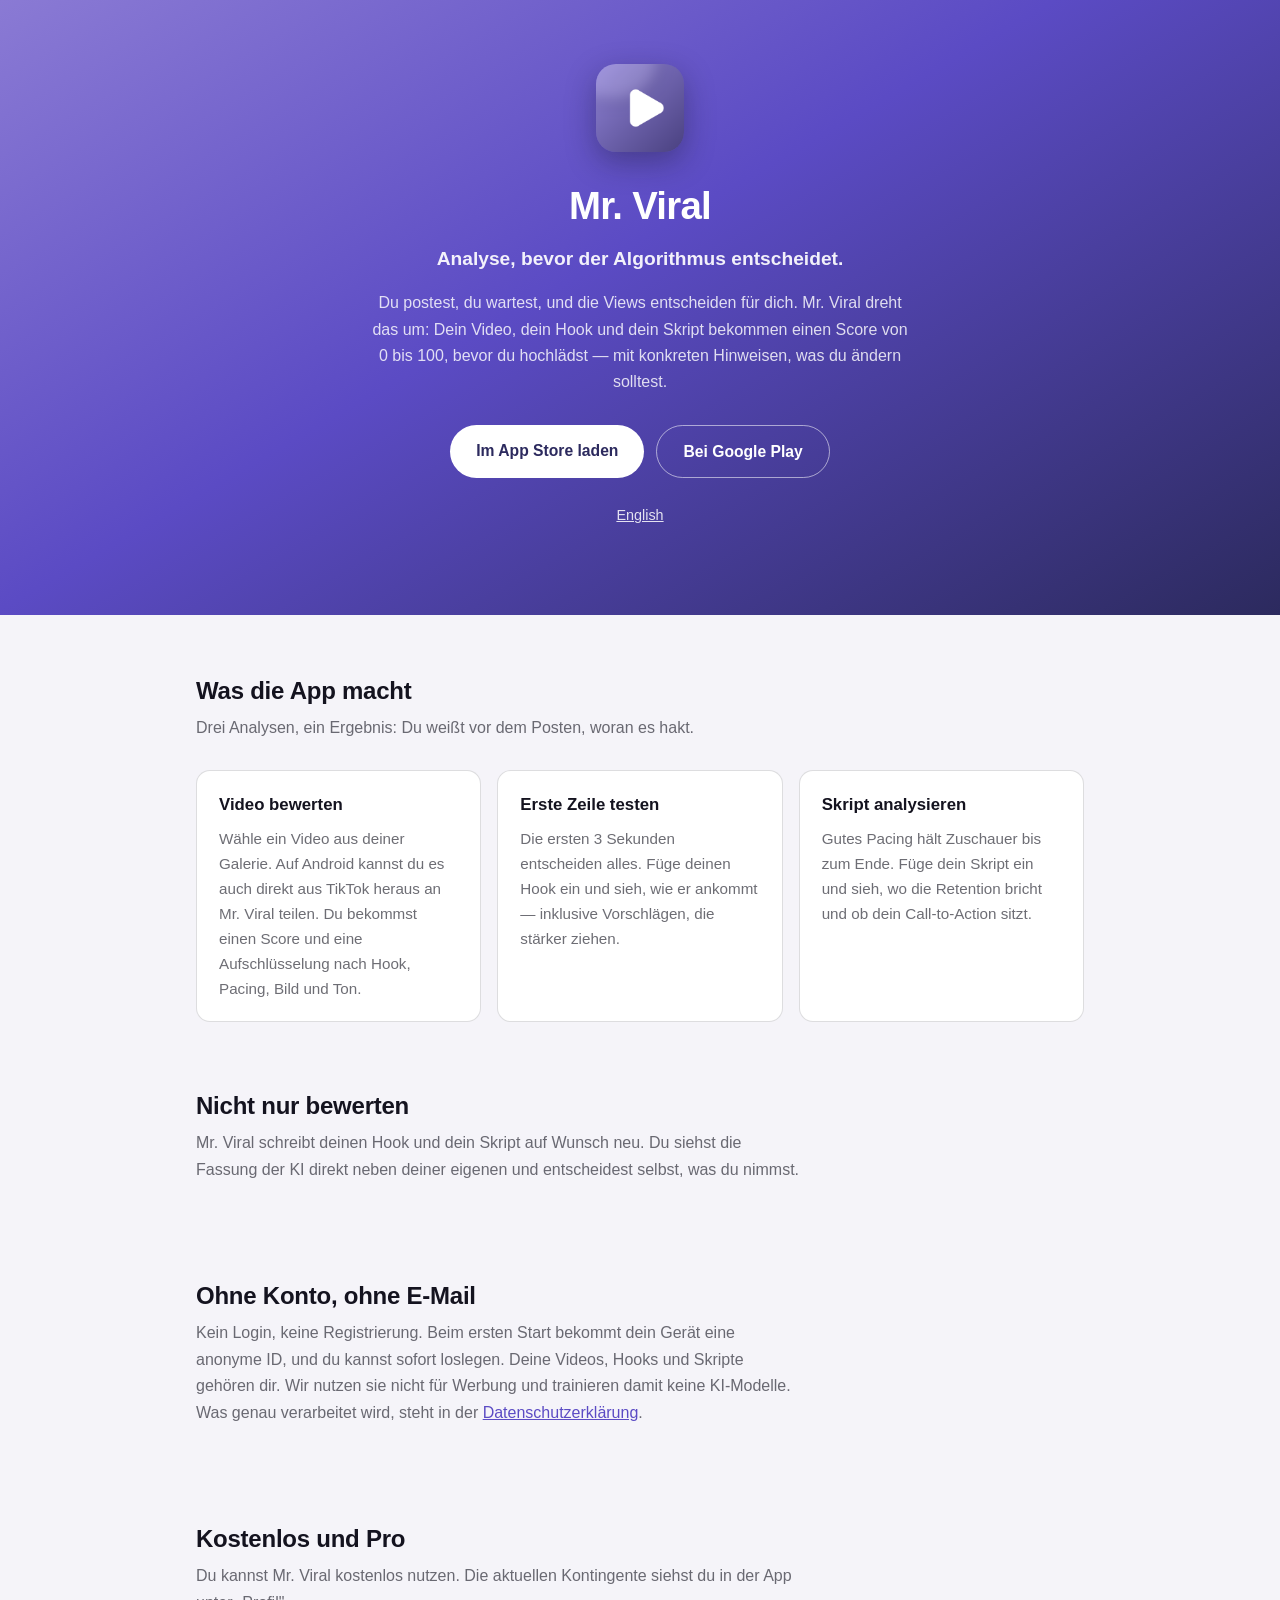
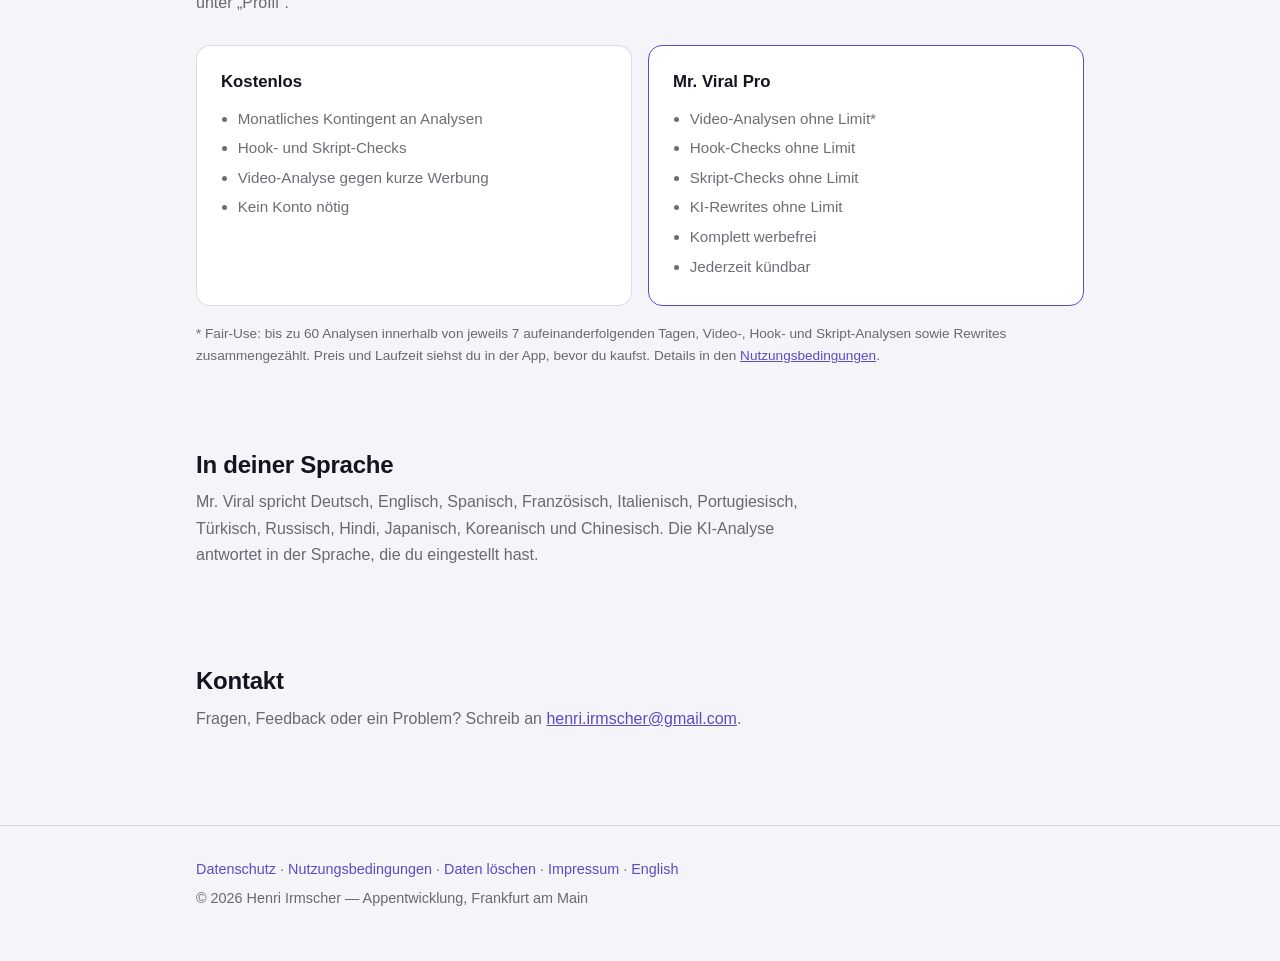
<file: index.html>
<!doctype html>
<html lang="de">

<head>
  <meta charset="utf-8" />
  <meta name="viewport" content="width=device-width, initial-scale=1" />
  <title>Mr. Viral — Analyse, bevor der Algorithmus entscheidet</title>
  <meta name="description"
    content="Mr. Viral bewertet dein TikTok-Video, deinen Hook und dein Skript, bevor du postest. Score von 0 bis 100 und konkrete Hinweise, was du ändern solltest." />
  <link rel="icon" href="./favicon.png" type="image/png" />
  <link rel="canonical" href="https://mr-viral.de/" />
  <link rel="alternate" hreflang="de" href="https://mr-viral.de/" />
  <link rel="alternate" hreflang="en" href="https://mr-viral.de/en/" />
  <link rel="alternate" hreflang="x-default" href="https://mr-viral.de/" />
  <meta property="og:type" content="website" />
  <meta property="og:site_name" content="Mr. Viral" />
  <meta property="og:locale" content="de_DE" />
  <meta property="og:title" content="Mr. Viral — Analyse, bevor der Algorithmus entscheidet" />
  <meta property="og:description"
    content="Mr. Viral bewertet dein TikTok-Video, deinen Hook und dein Skript, bevor du postest. Score von 0 bis 100 und konkrete Hinweise, was du ändern solltest." />
  <meta property="og:url" content="https://mr-viral.de/" />
  <meta property="og:image" content="https://mr-viral.de/icon.png" />
  <meta name="twitter:card" content="summary" />
  <link rel="stylesheet" href="./style.css" />
  <link rel="stylesheet" href="./home.css" />
</head>

<body class="home">

  <header class="hero">
    <img class="hero-icon" src="./icon.png" alt="" width="88" height="88" />
    <h1>Mr. Viral</h1>
    <p class="tagline">Analyse, bevor der Algorithmus entscheidet.</p>
    <p class="lede">
      Du postest, du wartest, und die Views entscheiden für dich. Mr. Viral dreht das um: Dein Video, dein Hook
      und dein Skript bekommen einen Score von 0 bis 100, bevor du hochlädst — mit konkreten Hinweisen, was du
      ändern solltest.
    </p>

    <p class="stores">
      <a class="store-btn" href="https://apps.apple.com/app/id6797495842">Im App Store laden</a>
      <a class="store-btn alt" href="https://play.google.com/store/apps/details?id=de.thirtythreestudios.mrviral">Bei Google Play</a>
    </p>

    <p class="langswitch"><a href="./en/index.html">English</a></p>
  </header>

  <main class="wrap">

    <section class="section">
      <h2>Was die App macht</h2>
      <p class="intro">Drei Analysen, ein Ergebnis: Du weißt vor dem Posten, woran es hakt.</p>

      <div class="cards">
        <div class="card">
          <h3>Video bewerten</h3>
          <p>
            Wähle ein Video aus deiner Galerie. Auf Android kannst du es auch direkt aus TikTok heraus an
            Mr. Viral teilen. Du bekommst einen Score und eine Aufschlüsselung nach Hook, Pacing, Bild und Ton.
          </p>
        </div>
        <div class="card">
          <h3>Erste Zeile testen</h3>
          <p>
            Die ersten 3 Sekunden entscheiden alles. Füge deinen Hook ein und sieh, wie er ankommt — inklusive
            Vorschlägen, die stärker ziehen.
          </p>
        </div>
        <div class="card">
          <h3>Skript analysieren</h3>
          <p>
            Gutes Pacing hält Zuschauer bis zum Ende. Füge dein Skript ein und sieh, wo die Retention bricht und
            ob dein Call-to-Action sitzt.
          </p>
        </div>
      </div>
    </section>

    <section class="section">
      <h2>Nicht nur bewerten</h2>
      <p class="intro">
        Mr. Viral schreibt deinen Hook und dein Skript auf Wunsch neu. Du siehst die Fassung der KI direkt neben
        deiner eigenen und entscheidest selbst, was du nimmst.
      </p>
    </section>

    <section class="section">
      <h2>Ohne Konto, ohne E-Mail</h2>
      <p class="intro">
        Kein Login, keine Registrierung. Beim ersten Start bekommt dein Gerät eine anonyme ID, und du kannst
        sofort loslegen. Deine Videos, Hooks und Skripte gehören dir. Wir nutzen sie nicht für Werbung und
        trainieren damit keine KI-Modelle. Was genau verarbeitet wird, steht in der
        <a href="./privacy.html">Datenschutzerklärung</a>.
      </p>
    </section>

    <section class="section">
      <h2>Kostenlos und Pro</h2>
      <p class="intro">
        Du kannst Mr. Viral kostenlos nutzen. Die aktuellen Kontingente siehst du in der App unter „Profil".
      </p>

      <div class="plans">
        <div class="plan">
          <h3>Kostenlos</h3>
          <ul>
            <li>Monatliches Kontingent an Analysen</li>
            <li>Hook- und Skript-Checks</li>
            <li>Video-Analyse gegen kurze Werbung</li>
            <li>Kein Konto nötig</li>
          </ul>
        </div>
        <div class="plan pro">
          <h3>Mr. Viral Pro</h3>
          <ul>
            <li>Video-Analysen ohne Limit*</li>
            <li>Hook-Checks ohne Limit</li>
            <li>Skript-Checks ohne Limit</li>
            <li>KI-Rewrites ohne Limit</li>
            <li>Komplett werbefrei</li>
            <li>Jederzeit kündbar</li>
          </ul>
        </div>
      </div>

      <p class="footnote">
        * Fair-Use: bis zu 60 Analysen innerhalb von jeweils 7 aufeinanderfolgenden Tagen, Video-, Hook- und
        Skript-Analysen sowie Rewrites zusammengezählt. Preis und Laufzeit siehst du in der App, bevor du
        kaufst. Details in den <a href="./terms.html">Nutzungsbedingungen</a>.
      </p>
    </section>

    <section class="section">
      <h2>In deiner Sprache</h2>
      <p class="intro">
        Mr. Viral spricht Deutsch, Englisch, Spanisch, Französisch, Italienisch, Portugiesisch, Türkisch,
        Russisch, Hindi, Japanisch, Koreanisch und Chinesisch. Die KI-Analyse antwortet in der Sprache, die du
        eingestellt hast.
      </p>
    </section>

    <section class="section">
      <h2>Kontakt</h2>
      <p class="intro">
        Fragen, Feedback oder ein Problem? Schreib an
        <a href="mailto:henri.irmscher@gmail.com">henri.irmscher@gmail.com</a>.
      </p>
    </section>

  </main>

  <footer>
    <div class="wrap">
      <p>
        <a href="./privacy.html">Datenschutz</a> ·
        <a href="./terms.html">Nutzungsbedingungen</a> ·
        <a href="./delete-account.html">Daten löschen</a> ·
        <a href="./imprint.html">Impressum</a> ·
        <a href="./en/index.html">English</a>
      </p>
      <p>© 2026 Henri Irmscher — Appentwicklung, Frankfurt am Main</p>
    </div>
  </footer>

</body>

</html>
</file>
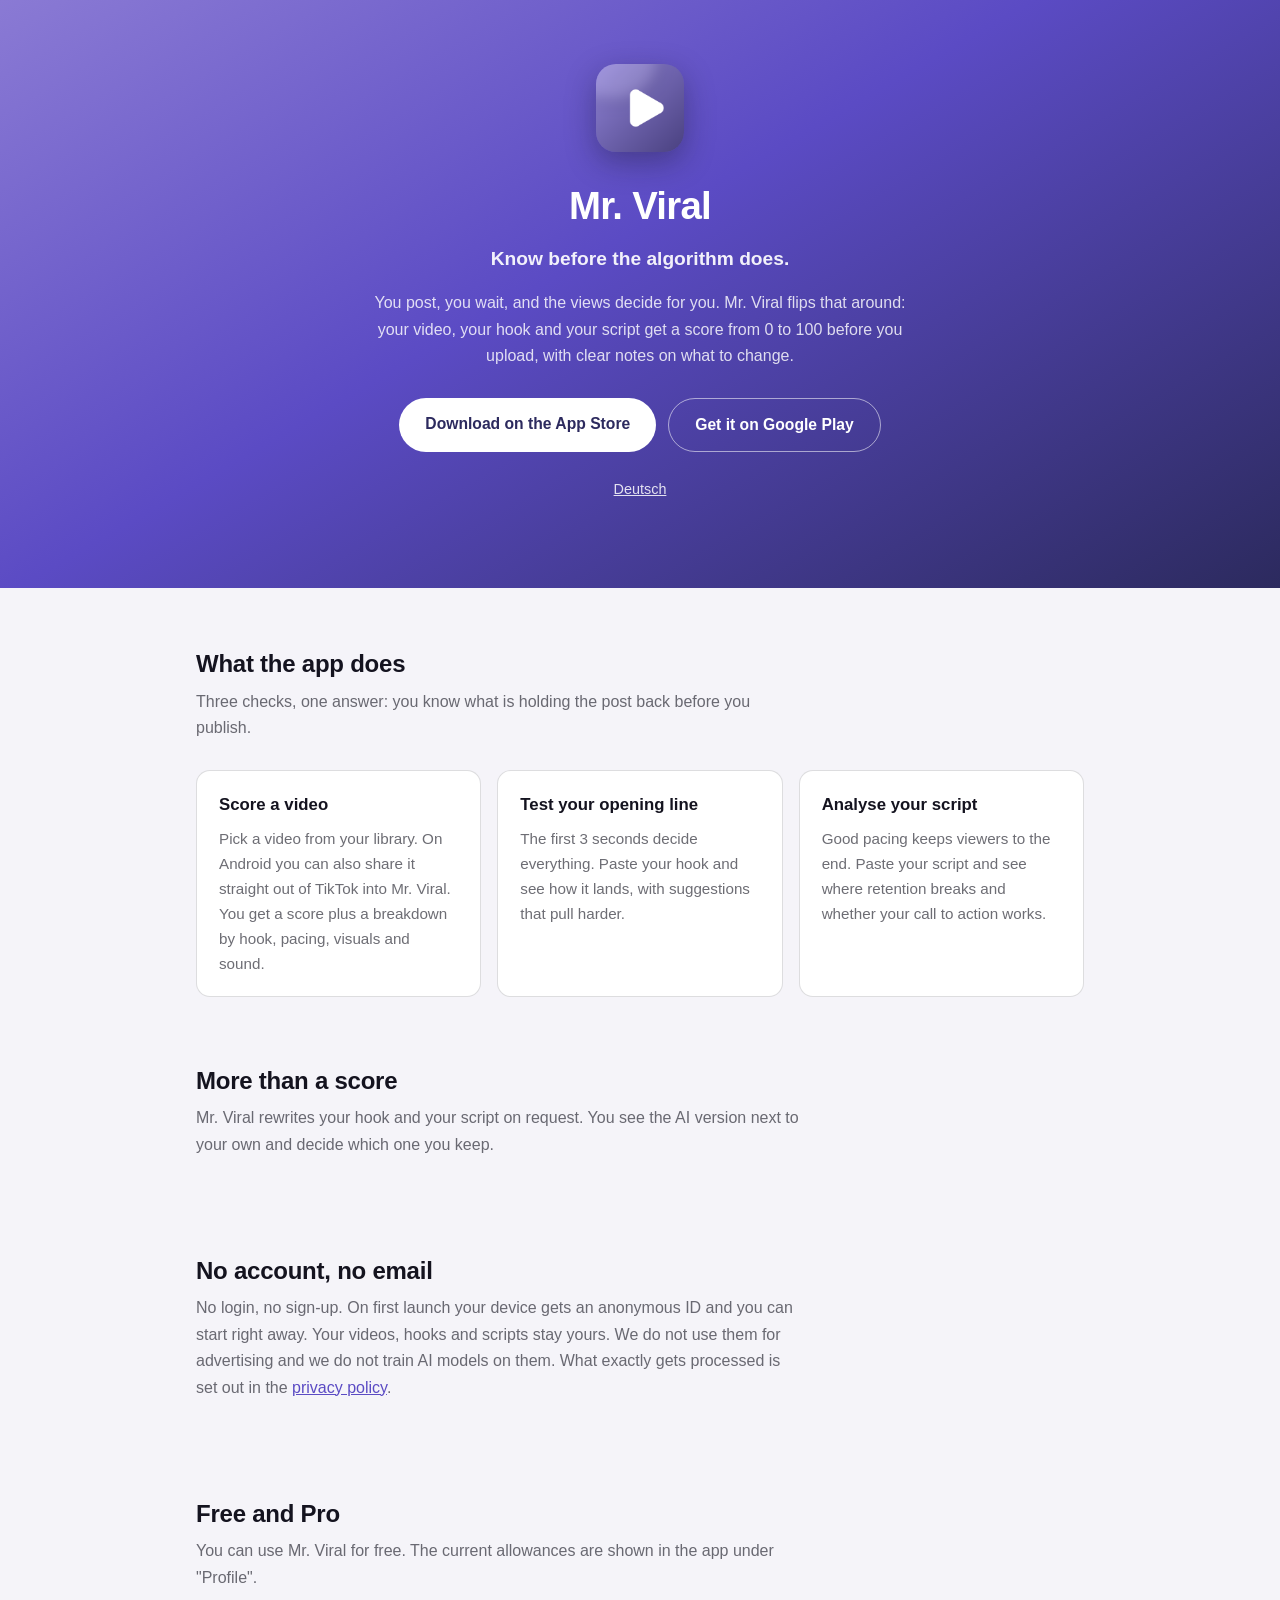
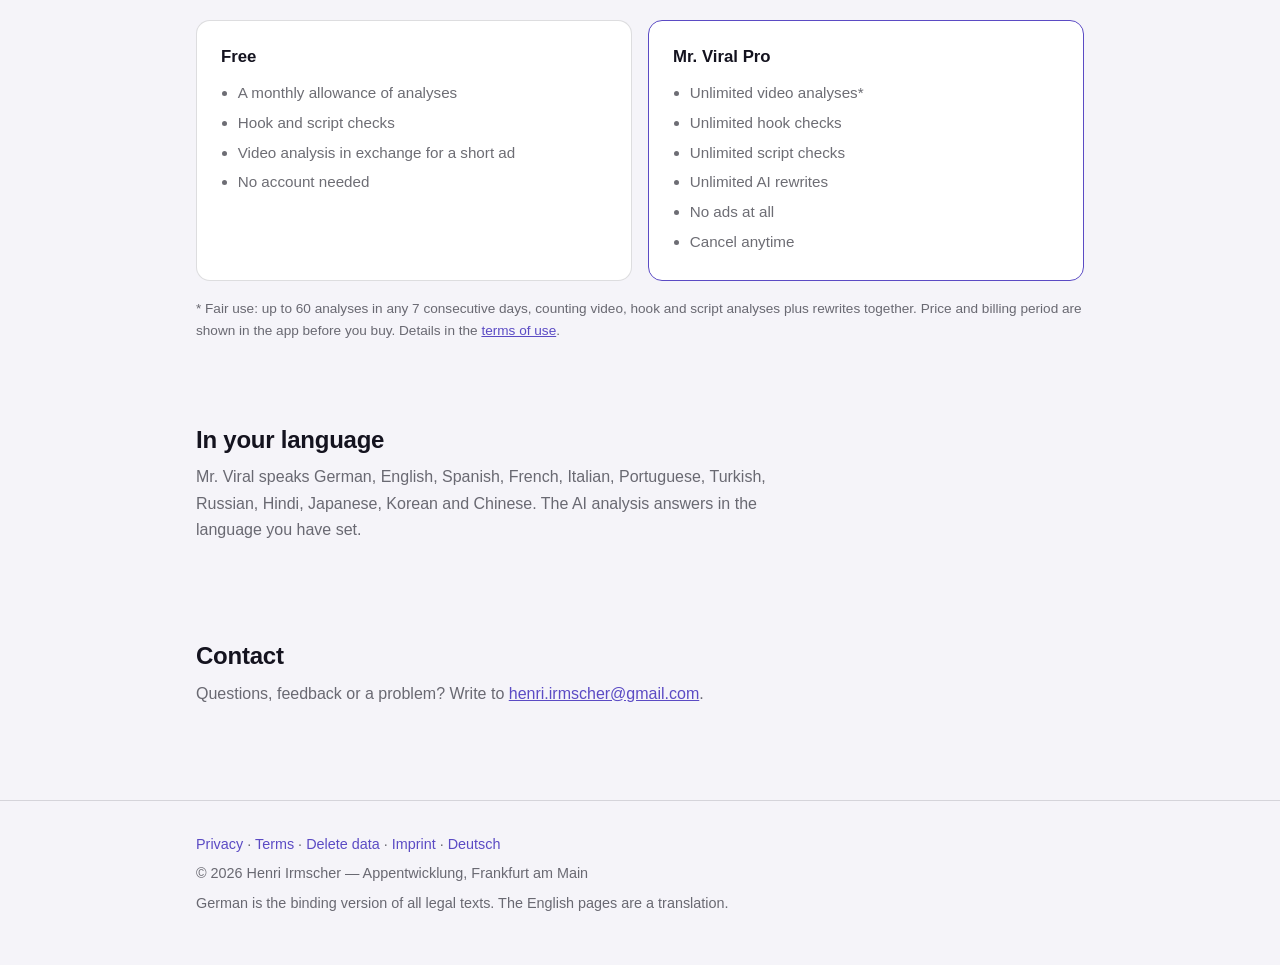
<file: en/index.html>
<!doctype html>
<html lang="en">

<head>
  <meta charset="utf-8" />
  <meta name="viewport" content="width=device-width, initial-scale=1" />
  <title>Mr. Viral — Know before the algorithm does</title>
  <meta name="description"
    content="Mr. Viral scores your TikTok video, your hook and your script before you post. A score from 0 to 100 and clear notes on what to change." />
  <link rel="icon" href="../favicon.png" type="image/png" />
  <link rel="canonical" href="https://mr-viral.de/en/" />
  <link rel="alternate" hreflang="de" href="https://mr-viral.de/" />
  <link rel="alternate" hreflang="en" href="https://mr-viral.de/en/" />
  <link rel="alternate" hreflang="x-default" href="https://mr-viral.de/" />
  <meta property="og:type" content="website" />
  <meta property="og:site_name" content="Mr. Viral" />
  <meta property="og:locale" content="en_GB" />
  <meta property="og:title" content="Mr. Viral — Know before the algorithm does" />
  <meta property="og:description"
    content="Mr. Viral scores your TikTok video, your hook and your script before you post. A score from 0 to 100 and clear notes on what to change." />
  <meta property="og:url" content="https://mr-viral.de/en/" />
  <meta property="og:image" content="https://mr-viral.de/icon.png" />
  <meta name="twitter:card" content="summary" />
  <link rel="stylesheet" href="../style.css" />
  <link rel="stylesheet" href="../home.css" />
</head>

<body class="home">

  <header class="hero">
    <img class="hero-icon" src="../icon.png" alt="" width="88" height="88" />
    <h1>Mr. Viral</h1>
    <p class="tagline">Know before the algorithm does.</p>
    <p class="lede">
      You post, you wait, and the views decide for you. Mr. Viral flips that around: your video, your hook and
      your script get a score from 0 to 100 before you upload, with clear notes on what to change.
    </p>

    <p class="stores">
      <a class="store-btn" href="https://apps.apple.com/app/id6797495842">Download on the App Store</a>
      <a class="store-btn alt" href="https://play.google.com/store/apps/details?id=de.thirtythreestudios.mrviral">Get it on Google Play</a>
    </p>

    <p class="langswitch"><a href="../index.html">Deutsch</a></p>
  </header>

  <main class="wrap">

    <section class="section">
      <h2>What the app does</h2>
      <p class="intro">Three checks, one answer: you know what is holding the post back before you publish.</p>

      <div class="cards">
        <div class="card">
          <h3>Score a video</h3>
          <p>
            Pick a video from your library. On Android you can also share it straight out of TikTok into
            Mr. Viral. You get a score plus a breakdown by hook, pacing, visuals and sound.
          </p>
        </div>
        <div class="card">
          <h3>Test your opening line</h3>
          <p>
            The first 3 seconds decide everything. Paste your hook and see how it lands, with suggestions that
            pull harder.
          </p>
        </div>
        <div class="card">
          <h3>Analyse your script</h3>
          <p>
            Good pacing keeps viewers to the end. Paste your script and see where retention breaks and whether
            your call to action works.
          </p>
        </div>
      </div>
    </section>

    <section class="section">
      <h2>More than a score</h2>
      <p class="intro">
        Mr. Viral rewrites your hook and your script on request. You see the AI version next to your own and
        decide which one you keep.
      </p>
    </section>

    <section class="section">
      <h2>No account, no email</h2>
      <p class="intro">
        No login, no sign-up. On first launch your device gets an anonymous ID and you can start right away.
        Your videos, hooks and scripts stay yours. We do not use them for advertising and we do not train AI
        models on them. What exactly gets processed is set out in the
        <a href="./privacy.html">privacy policy</a>.
      </p>
    </section>

    <section class="section">
      <h2>Free and Pro</h2>
      <p class="intro">
        You can use Mr. Viral for free. The current allowances are shown in the app under "Profile".
      </p>

      <div class="plans">
        <div class="plan">
          <h3>Free</h3>
          <ul>
            <li>A monthly allowance of analyses</li>
            <li>Hook and script checks</li>
            <li>Video analysis in exchange for a short ad</li>
            <li>No account needed</li>
          </ul>
        </div>
        <div class="plan pro">
          <h3>Mr. Viral Pro</h3>
          <ul>
            <li>Unlimited video analyses*</li>
            <li>Unlimited hook checks</li>
            <li>Unlimited script checks</li>
            <li>Unlimited AI rewrites</li>
            <li>No ads at all</li>
            <li>Cancel anytime</li>
          </ul>
        </div>
      </div>

      <p class="footnote">
        * Fair use: up to 60 analyses in any 7 consecutive days, counting video, hook and script analyses plus
        rewrites together. Price and billing period are shown in the app before you buy. Details in the
        <a href="./terms.html">terms of use</a>.
      </p>
    </section>

    <section class="section">
      <h2>In your language</h2>
      <p class="intro">
        Mr. Viral speaks German, English, Spanish, French, Italian, Portuguese, Turkish, Russian, Hindi,
        Japanese, Korean and Chinese. The AI analysis answers in the language you have set.
      </p>
    </section>

    <section class="section">
      <h2>Contact</h2>
      <p class="intro">
        Questions, feedback or a problem? Write to
        <a href="mailto:henri.irmscher@gmail.com">henri.irmscher@gmail.com</a>.
      </p>
    </section>

  </main>

  <footer>
    <div class="wrap">
      <p>
        <a href="./privacy.html">Privacy</a> ·
        <a href="./terms.html">Terms</a> ·
        <a href="./delete-account.html">Delete data</a> ·
        <a href="./imprint.html">Imprint</a> ·
        <a href="../index.html">Deutsch</a>
      </p>
      <p>© 2026 Henri Irmscher — Appentwicklung, Frankfurt am Main</p>
      <p>German is the binding version of all legal texts. The English pages are a translation.</p>
    </div>
  </footer>

</body>

</html>
</file>
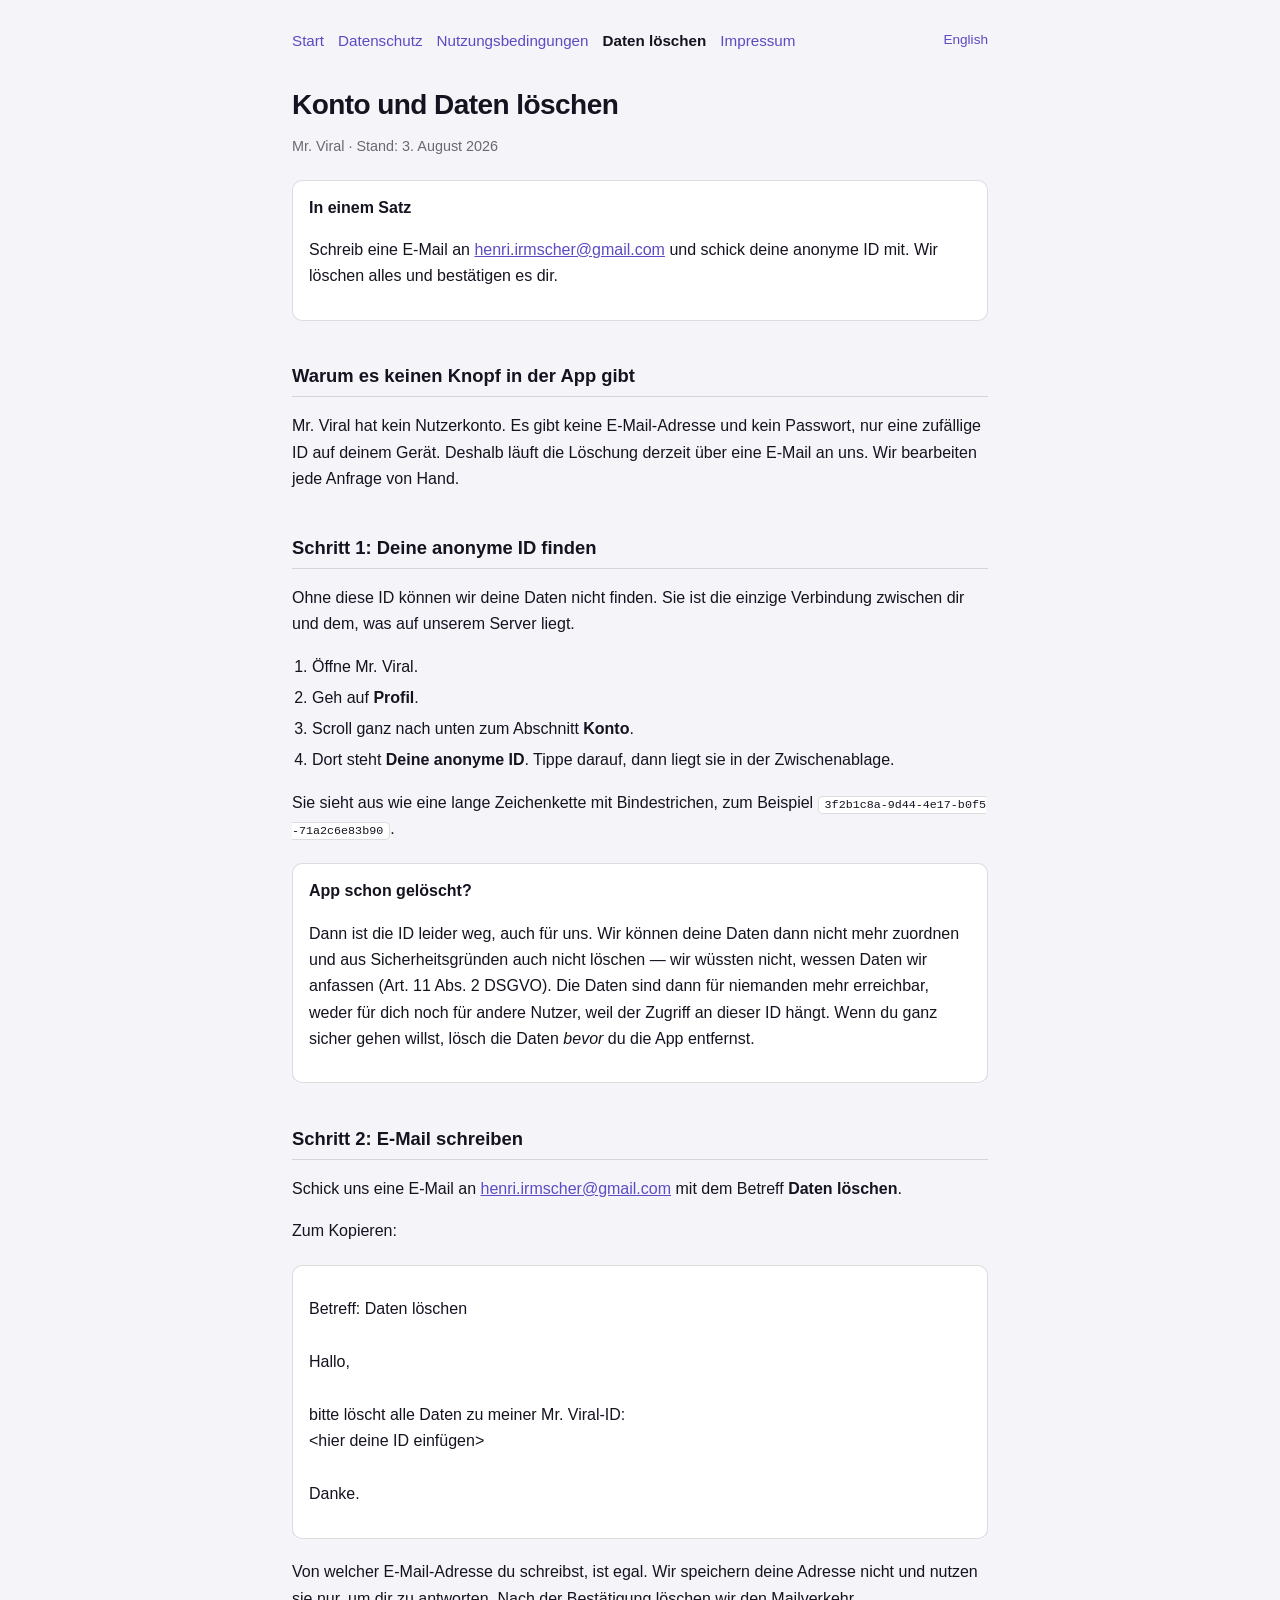
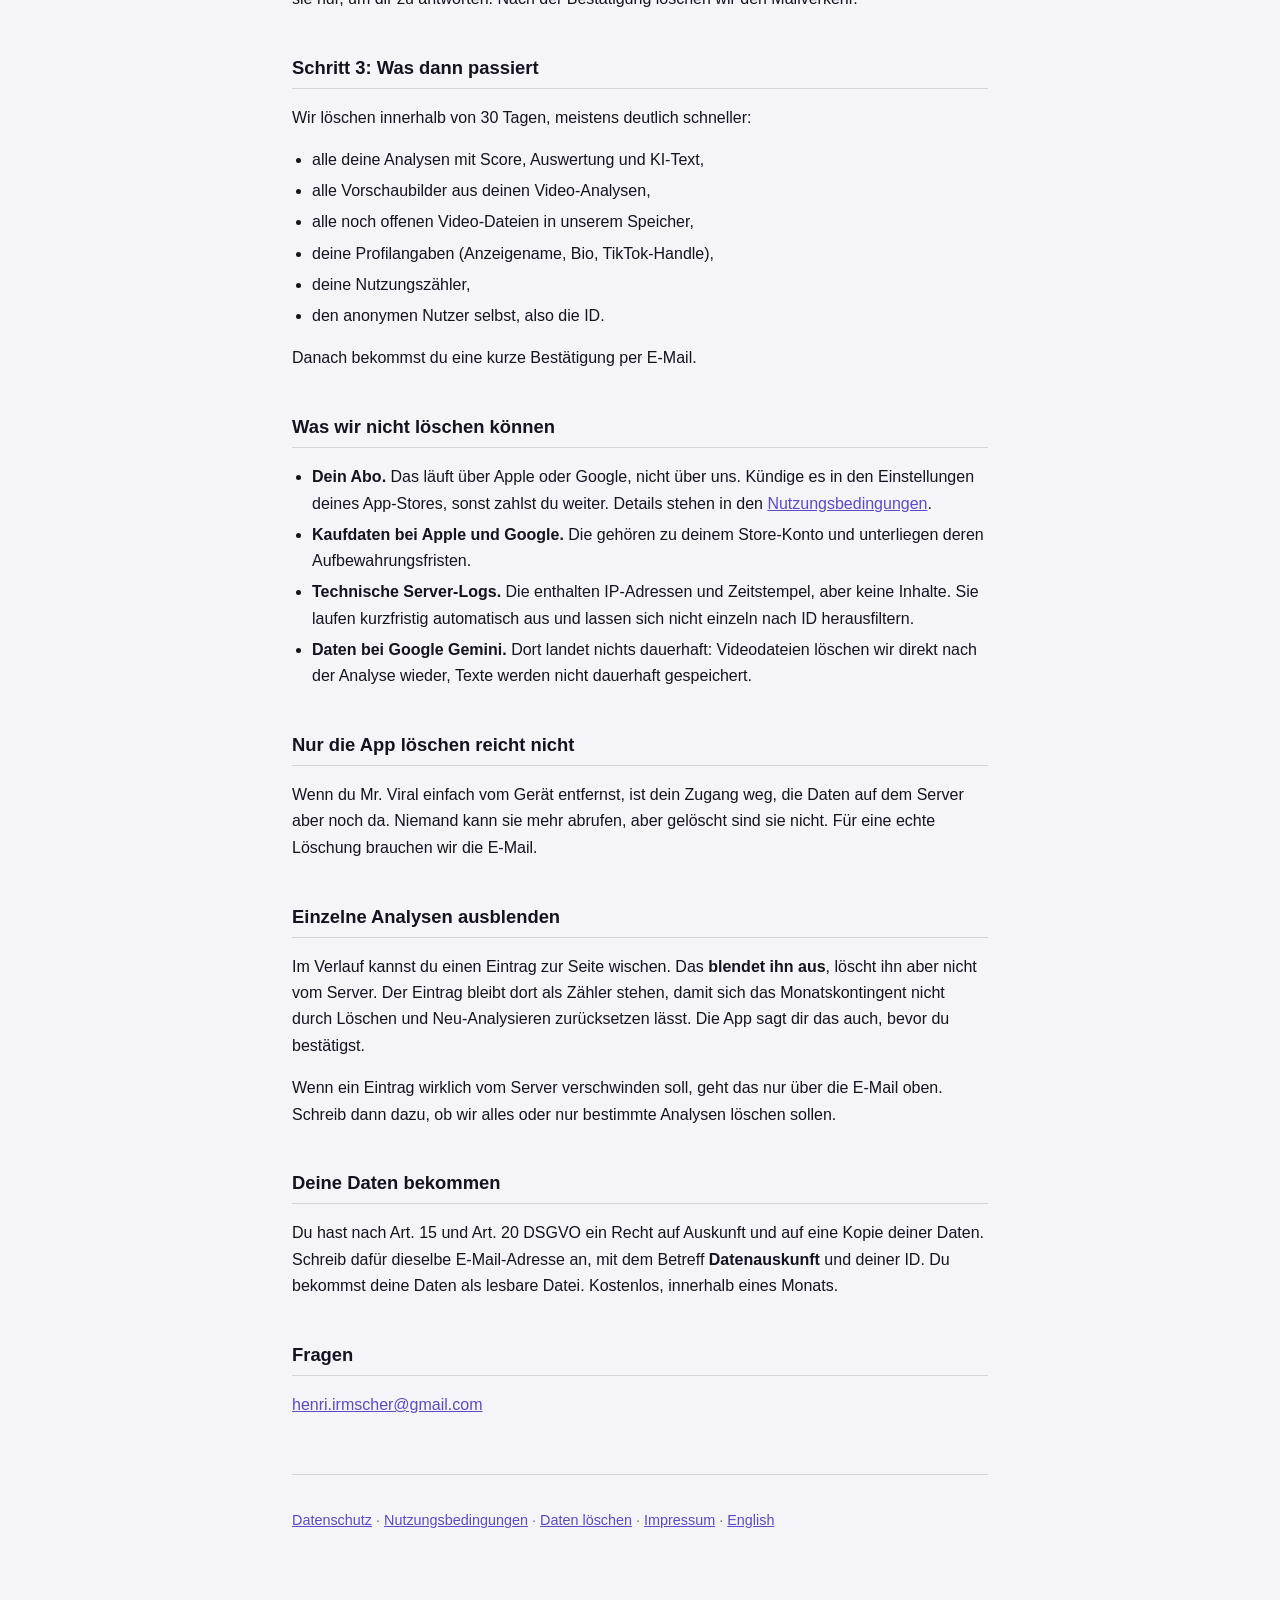
<file: delete-account.html>
<!doctype html>
<html lang="de">

<head>
  <meta charset="utf-8" />
  <meta name="viewport" content="width=device-width, initial-scale=1" />
  <title>Konto und Daten löschen — Mr. Viral</title>
  <link rel="icon" href="./favicon.png" type="image/png" />
  <link rel="stylesheet" href="./style.css" />
</head>

<body>
  <p class="nav">
    <a href="./index.html">Start</a>
    <a href="./privacy.html">Datenschutz</a>
    <a href="./terms.html">Nutzungsbedingungen</a>
    <a href="./delete-account.html" aria-current="page">Daten löschen</a>
    <a href="./imprint.html">Impressum</a>
    <a class="lang" href="./en/delete-account.html">English</a>
  </p>

  <h1>Konto und Daten löschen</h1>
  <p class="meta">Mr. Viral · Stand: 3. August 2026</p>

  <div class="note">
    <strong>In einem Satz</strong>
    <p>
      Schreib eine E-Mail an <a href="mailto:henri.irmscher@gmail.com?subject=Daten%20l%C3%B6schen">
        henri.irmscher@gmail.com</a> und schick deine anonyme ID mit. Wir löschen alles und bestätigen es dir.
    </p>
  </div>

  <h2>Warum es keinen Knopf in der App gibt</h2>
  <p>
    Mr. Viral hat kein Nutzerkonto. Es gibt keine E-Mail-Adresse und kein Passwort, nur eine zufällige ID auf
    deinem Gerät. Deshalb läuft die Löschung derzeit über eine E-Mail an uns. Wir bearbeiten jede Anfrage von
    Hand.
  </p>

  <h2>Schritt 1: Deine anonyme ID finden</h2>
  <p>
    Ohne diese ID können wir deine Daten nicht finden. Sie ist die einzige Verbindung zwischen dir und dem, was
    auf unserem Server liegt.
  </p>
  <ol>
    <li>Öffne Mr. Viral.</li>
    <li>Geh auf <strong>Profil</strong>.</li>
    <li>Scroll ganz nach unten zum Abschnitt <strong>Konto</strong>.</li>
    <li>Dort steht <strong>Deine anonyme ID</strong>. Tippe darauf, dann liegt sie in der Zwischenablage.</li>
  </ol>
  <p>
    Sie sieht aus wie eine lange Zeichenkette mit Bindestrichen, zum Beispiel
    <code>3f2b1c8a-9d44-4e17-b0f5-71a2c6e83b90</code>.
  </p>

  <div class="note">
    <strong>App schon gelöscht?</strong>
    <p>
      Dann ist die ID leider weg, auch für uns. Wir können deine Daten dann nicht mehr zuordnen und aus
      Sicherheitsgründen auch nicht löschen — wir wüssten nicht, wessen Daten wir anfassen (Art. 11 Abs. 2
      DSGVO). Die Daten sind dann für niemanden mehr erreichbar, weder für dich noch für andere Nutzer, weil
      der Zugriff an dieser ID hängt. Wenn du ganz sicher gehen willst, lösch die Daten <em>bevor</em> du die
      App entfernst.
    </p>
  </div>

  <h2>Schritt 2: E-Mail schreiben</h2>
  <p>
    Schick uns eine E-Mail an <a href="mailto:henri.irmscher@gmail.com?subject=Daten%20l%C3%B6schen">
      henri.irmscher@gmail.com</a> mit dem Betreff <strong>Daten löschen</strong>.
  </p>
  <p>Zum Kopieren:</p>
  <div class="note">
    <p>
      Betreff: Daten löschen<br /><br />
      Hallo,<br /><br />
      bitte löscht alle Daten zu meiner Mr. Viral-ID:<br />
      &lt;hier deine ID einfügen&gt;<br /><br />
      Danke.
    </p>
  </div>
  <p>
    Von welcher E-Mail-Adresse du schreibst, ist egal. Wir speichern deine Adresse nicht und nutzen sie nur, um
    dir zu antworten. Nach der Bestätigung löschen wir den Mailverkehr.
  </p>

  <h2>Schritt 3: Was dann passiert</h2>
  <p>Wir löschen innerhalb von 30 Tagen, meistens deutlich schneller:</p>
  <ul>
    <li>alle deine Analysen mit Score, Auswertung und KI-Text,</li>
    <li>alle Vorschaubilder aus deinen Video-Analysen,</li>
    <li>alle noch offenen Video-Dateien in unserem Speicher,</li>
    <li>deine Profilangaben (Anzeigename, Bio, TikTok-Handle),</li>
    <li>deine Nutzungszähler,</li>
    <li>den anonymen Nutzer selbst, also die ID.</li>
  </ul>
  <p>Danach bekommst du eine kurze Bestätigung per E-Mail.</p>

  <h2>Was wir nicht löschen können</h2>
  <ul>
    <li><strong>Dein Abo.</strong> Das läuft über Apple oder Google, nicht über uns. Kündige es in den
      Einstellungen deines App-Stores, sonst zahlst du weiter. Details stehen in den
      <a href="./terms.html">Nutzungsbedingungen</a>.</li>
    <li><strong>Kaufdaten bei Apple und Google.</strong> Die gehören zu deinem Store-Konto und unterliegen deren
      Aufbewahrungsfristen.</li>
    <li><strong>Technische Server-Logs.</strong> Die enthalten IP-Adressen und Zeitstempel, aber keine Inhalte.
      Sie laufen kurzfristig automatisch aus und lassen sich nicht einzeln nach ID herausfiltern.</li>
    <li><strong>Daten bei Google Gemini.</strong> Dort landet nichts dauerhaft: Videodateien löschen wir direkt
      nach der Analyse wieder, Texte werden nicht dauerhaft gespeichert.</li>
  </ul>

  <h2>Nur die App löschen reicht nicht</h2>
  <p>
    Wenn du Mr. Viral einfach vom Gerät entfernst, ist dein Zugang weg, die Daten auf dem Server aber noch da.
    Niemand kann sie mehr abrufen, aber gelöscht sind sie nicht. Für eine echte Löschung brauchen wir die
    E-Mail.
  </p>

  <h2>Einzelne Analysen ausblenden</h2>
  <p>
    Im Verlauf kannst du einen Eintrag zur Seite wischen. Das <strong>blendet ihn aus</strong>, löscht ihn aber
    nicht vom Server. Der Eintrag bleibt dort als Zähler stehen, damit sich das Monatskontingent nicht durch
    Löschen und Neu-Analysieren zurücksetzen lässt. Die App sagt dir das auch, bevor du bestätigst.
  </p>
  <p>
    Wenn ein Eintrag wirklich vom Server verschwinden soll, geht das nur über die E-Mail oben. Schreib dann
    dazu, ob wir alles oder nur bestimmte Analysen löschen sollen.
  </p>

  <h2>Deine Daten bekommen</h2>
  <p>
    Du hast nach Art. 15 und Art. 20 DSGVO ein Recht auf Auskunft und auf eine Kopie deiner Daten. Schreib dafür
    dieselbe E-Mail-Adresse an, mit dem Betreff <strong>Datenauskunft</strong> und deiner ID. Du bekommst deine
    Daten als lesbare Datei. Kostenlos, innerhalb eines Monats.
  </p>

  <h2>Fragen</h2>
  <p>
    <a href="mailto:henri.irmscher@gmail.com">henri.irmscher@gmail.com</a>
  </p>

  <footer>
    <p>
      <a href="./privacy.html">Datenschutz</a> ·
      <a href="./terms.html">Nutzungsbedingungen</a> ·
      <a href="./delete-account.html">Daten löschen</a> ·
      <a href="./imprint.html">Impressum</a> ·
      <a href="./en/delete-account.html">English</a>
    </p>
  </footer>
</body>

</html>
</file>
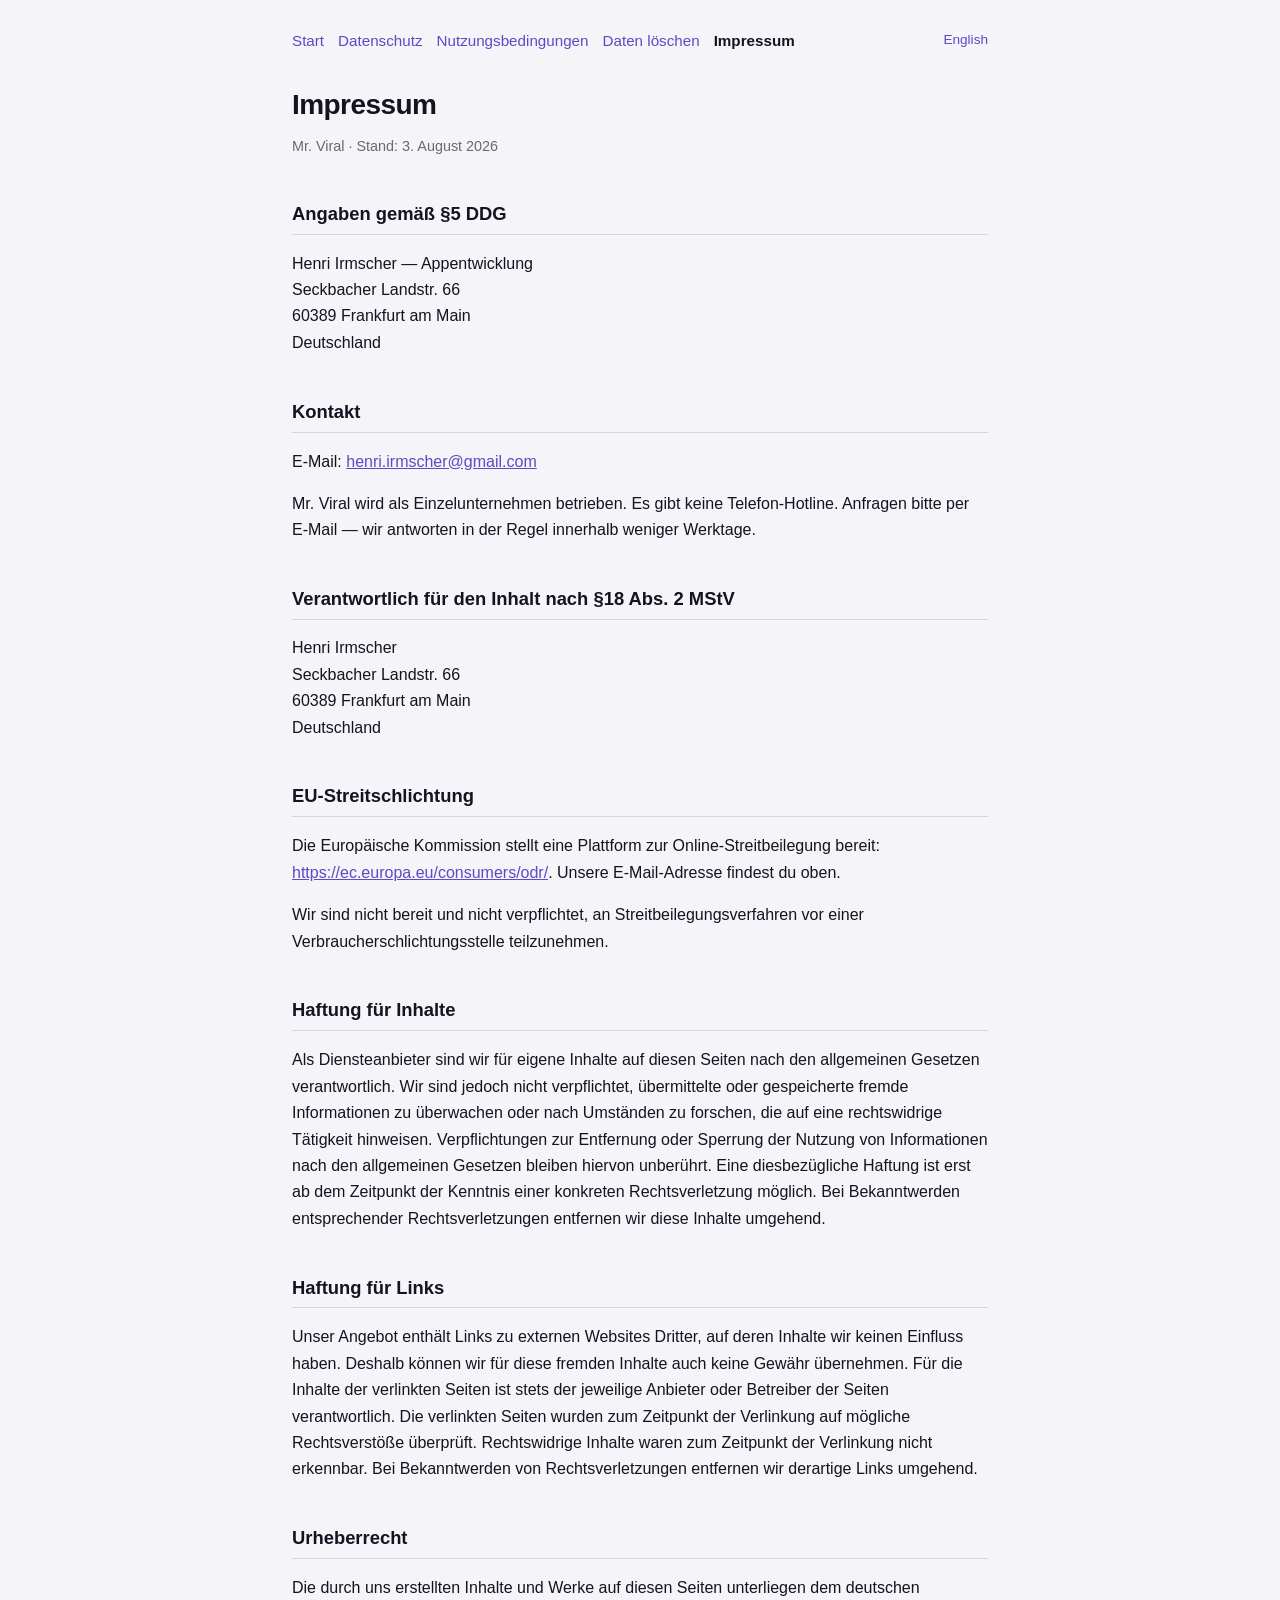
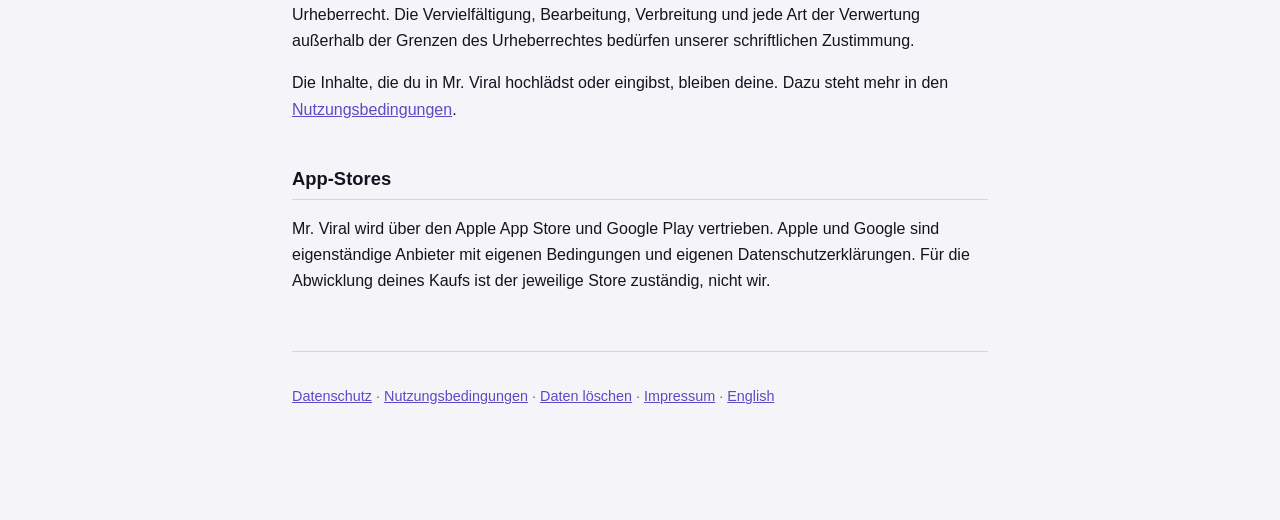
<file: imprint.html>
<!doctype html>
<html lang="de">

<head>
  <meta charset="utf-8" />
  <meta name="viewport" content="width=device-width, initial-scale=1" />
  <title>Impressum — Mr. Viral</title>
  <link rel="icon" href="./favicon.png" type="image/png" />
  <link rel="stylesheet" href="./style.css" />
</head>

<body>
  <p class="nav">
    <a href="./index.html">Start</a>
    <a href="./privacy.html">Datenschutz</a>
    <a href="./terms.html">Nutzungsbedingungen</a>
    <a href="./delete-account.html">Daten löschen</a>
    <a href="./imprint.html" aria-current="page">Impressum</a>
    <a class="lang" href="./en/imprint.html">English</a>
  </p>

  <h1>Impressum</h1>
  <p class="meta">Mr. Viral · Stand: 3. August 2026</p>

  <h2>Angaben gemäß §5 DDG</h2>
  <address>
    Henri Irmscher — Appentwicklung<br />
    Seckbacher Landstr. 66<br />
    60389 Frankfurt am Main<br />
    Deutschland
  </address>

  <h2>Kontakt</h2>
  <p>
    E-Mail: <a href="mailto:henri.irmscher@gmail.com">henri.irmscher@gmail.com</a>
  </p>
  <p>
    Mr. Viral wird als Einzelunternehmen betrieben. Es gibt keine Telefon-Hotline. Anfragen bitte per E-Mail —
    wir antworten in der Regel innerhalb weniger Werktage.
  </p>

  <h2>Verantwortlich für den Inhalt nach §18 Abs. 2 MStV</h2>
  <address>
    Henri Irmscher<br />
    Seckbacher Landstr. 66<br />
    60389 Frankfurt am Main<br />
    Deutschland
  </address>

  <h2>EU-Streitschlichtung</h2>
  <p>
    Die Europäische Kommission stellt eine Plattform zur Online-Streitbeilegung bereit:
    <a href="https://ec.europa.eu/consumers/odr/" rel="noopener">https://ec.europa.eu/consumers/odr/</a>.
    Unsere E-Mail-Adresse findest du oben.
  </p>
  <p>
    Wir sind nicht bereit und nicht verpflichtet, an Streitbeilegungsverfahren vor einer
    Verbraucherschlichtungsstelle teilzunehmen.
  </p>

  <h2>Haftung für Inhalte</h2>
  <p>
    Als Diensteanbieter sind wir für eigene Inhalte auf diesen Seiten nach den allgemeinen Gesetzen
    verantwortlich. Wir sind jedoch nicht verpflichtet, übermittelte oder gespeicherte fremde Informationen zu
    überwachen oder nach Umständen zu forschen, die auf eine rechtswidrige Tätigkeit hinweisen. Verpflichtungen
    zur Entfernung oder Sperrung der Nutzung von Informationen nach den allgemeinen Gesetzen bleiben hiervon
    unberührt. Eine diesbezügliche Haftung ist erst ab dem Zeitpunkt der Kenntnis einer konkreten
    Rechtsverletzung möglich. Bei Bekanntwerden entsprechender Rechtsverletzungen entfernen wir diese Inhalte
    umgehend.
  </p>

  <h2>Haftung für Links</h2>
  <p>
    Unser Angebot enthält Links zu externen Websites Dritter, auf deren Inhalte wir keinen Einfluss haben.
    Deshalb können wir für diese fremden Inhalte auch keine Gewähr übernehmen. Für die Inhalte der verlinkten
    Seiten ist stets der jeweilige Anbieter oder Betreiber der Seiten verantwortlich. Die verlinkten Seiten
    wurden zum Zeitpunkt der Verlinkung auf mögliche Rechtsverstöße überprüft. Rechtswidrige Inhalte waren zum
    Zeitpunkt der Verlinkung nicht erkennbar. Bei Bekanntwerden von Rechtsverletzungen entfernen wir derartige
    Links umgehend.
  </p>

  <h2>Urheberrecht</h2>
  <p>
    Die durch uns erstellten Inhalte und Werke auf diesen Seiten unterliegen dem deutschen Urheberrecht. Die
    Vervielfältigung, Bearbeitung, Verbreitung und jede Art der Verwertung außerhalb der Grenzen des
    Urheberrechtes bedürfen unserer schriftlichen Zustimmung.
  </p>
  <p>
    Die Inhalte, die du in Mr. Viral hochlädst oder eingibst, bleiben deine. Dazu steht mehr in den
    <a href="./terms.html">Nutzungsbedingungen</a>.
  </p>

  <h2>App-Stores</h2>
  <p>
    Mr. Viral wird über den Apple App Store und Google Play vertrieben. Apple und Google sind eigenständige
    Anbieter mit eigenen Bedingungen und eigenen Datenschutzerklärungen. Für die Abwicklung deines Kaufs ist der
    jeweilige Store zuständig, nicht wir.
  </p>

  <footer>
    <p>
      <a href="./privacy.html">Datenschutz</a> ·
      <a href="./terms.html">Nutzungsbedingungen</a> ·
      <a href="./delete-account.html">Daten löschen</a> ·
      <a href="./imprint.html">Impressum</a> ·
      <a href="./en/imprint.html">English</a>
    </p>
  </footer>
</body>

</html>
</file>
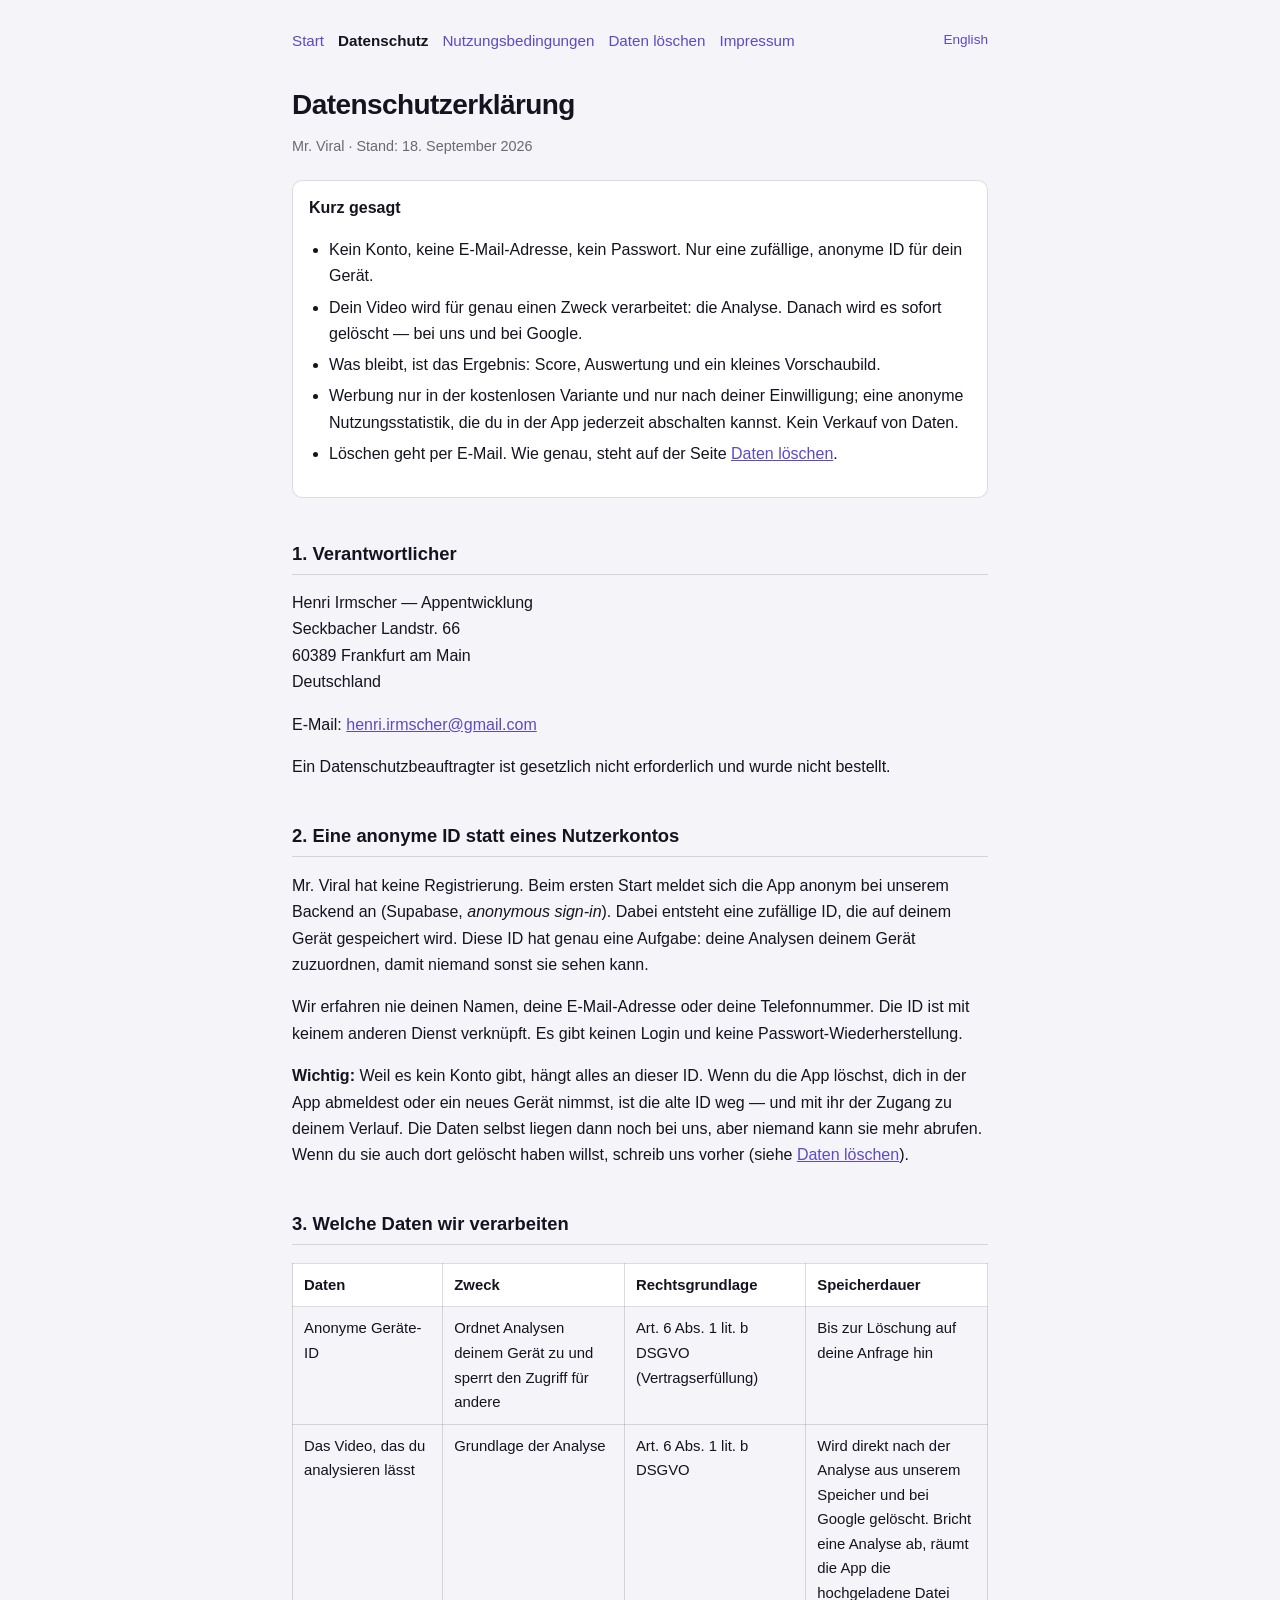
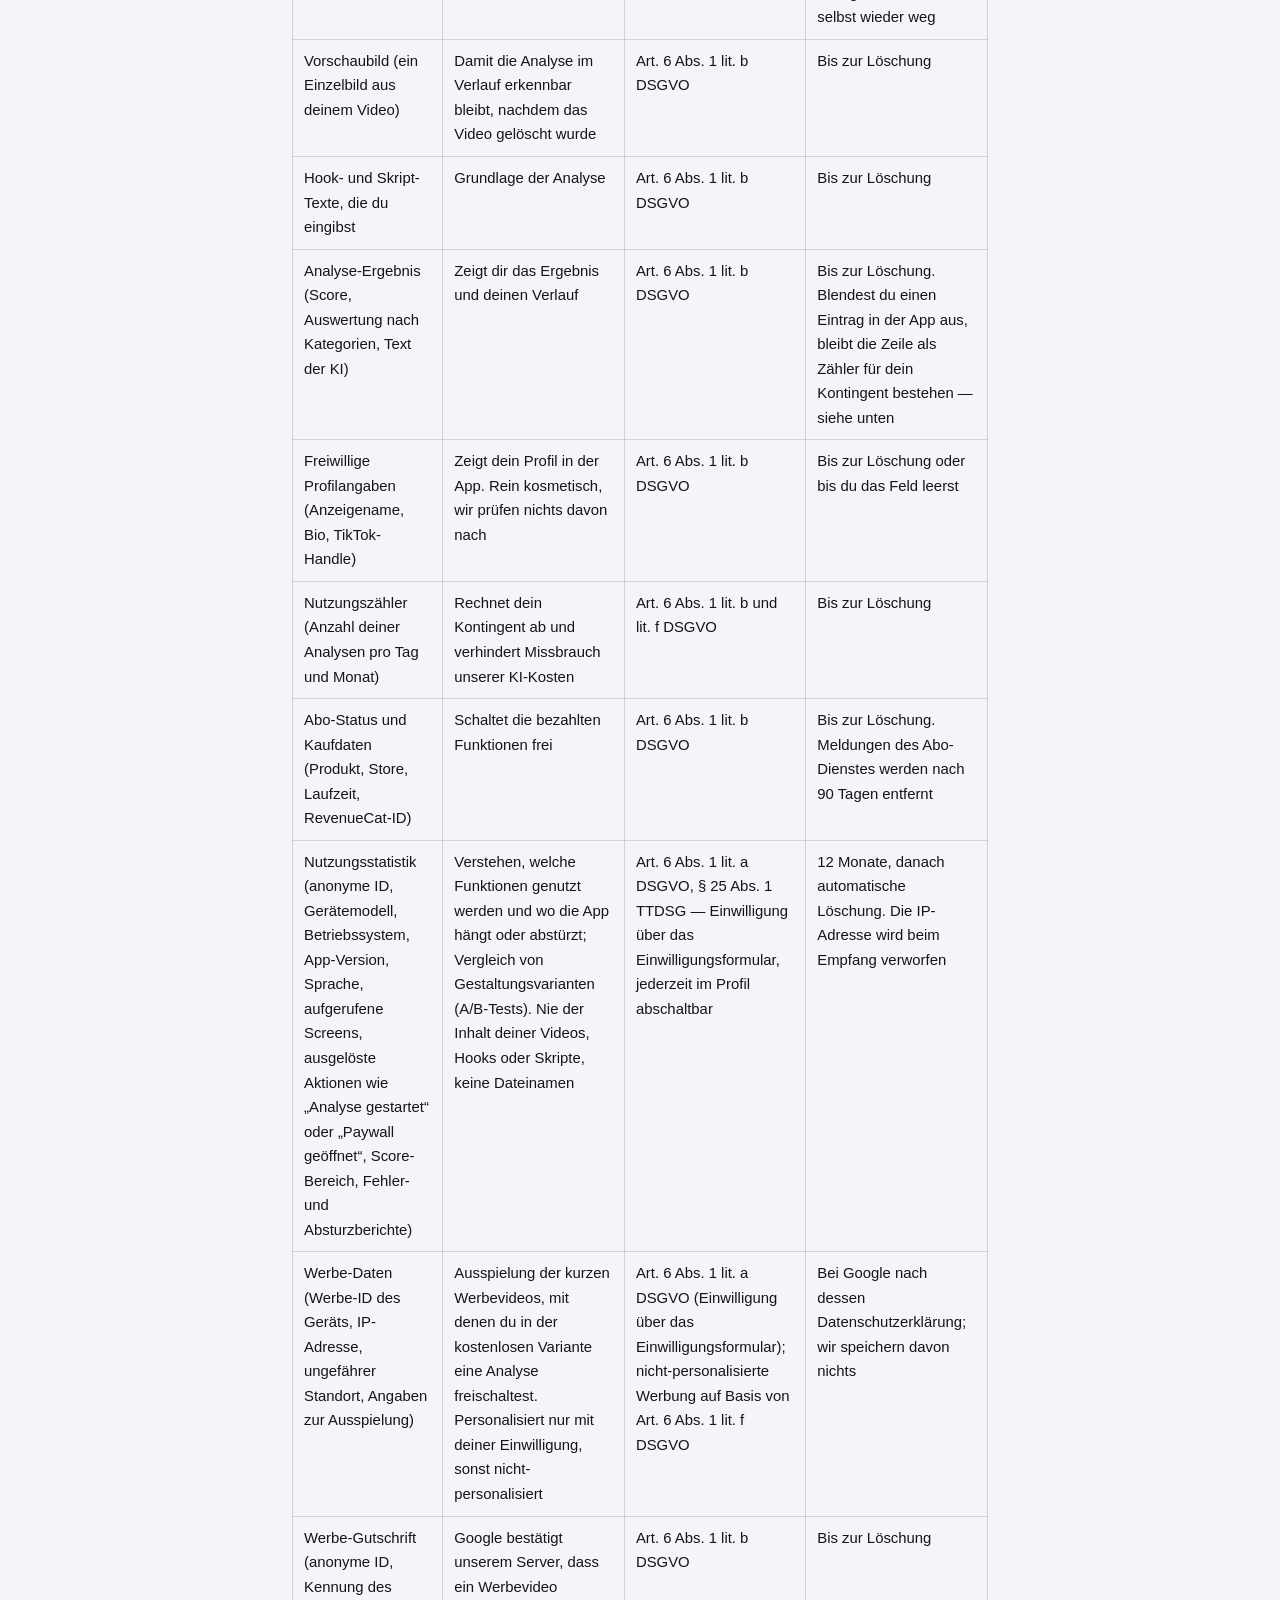
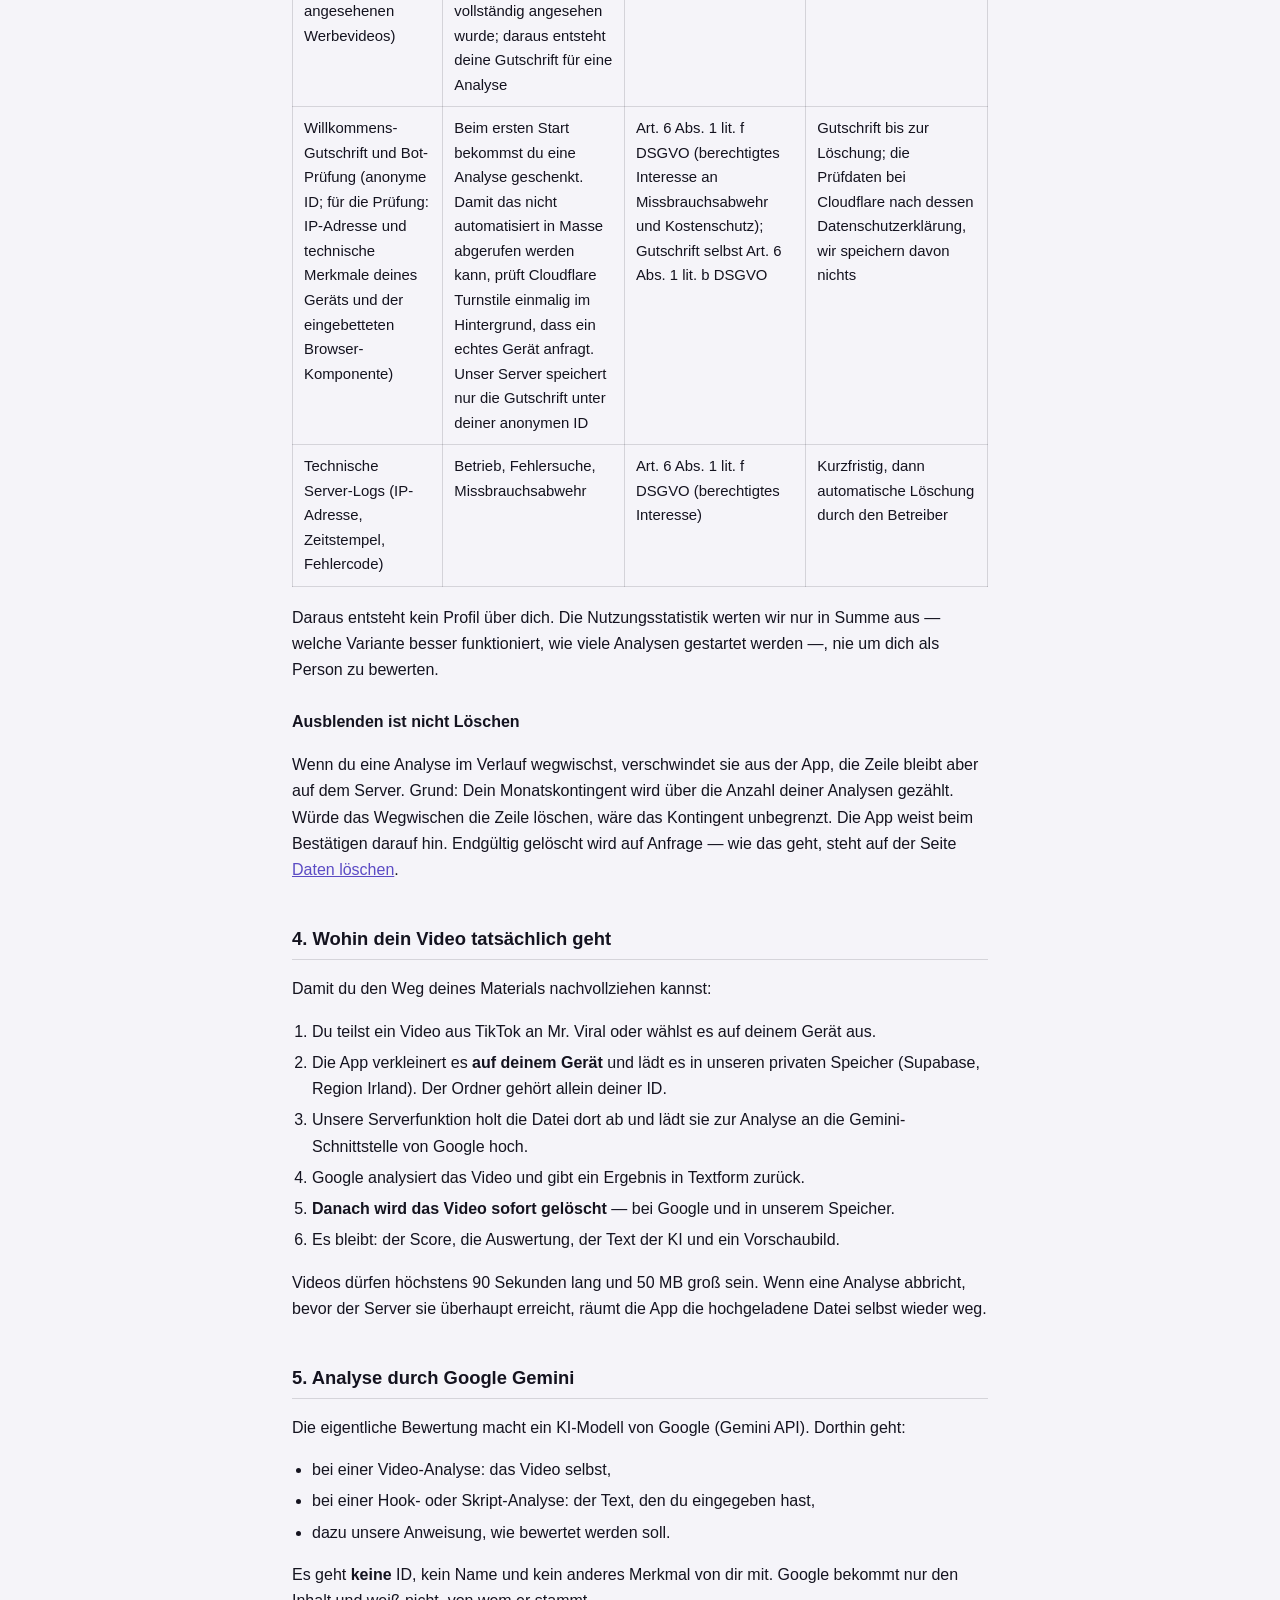
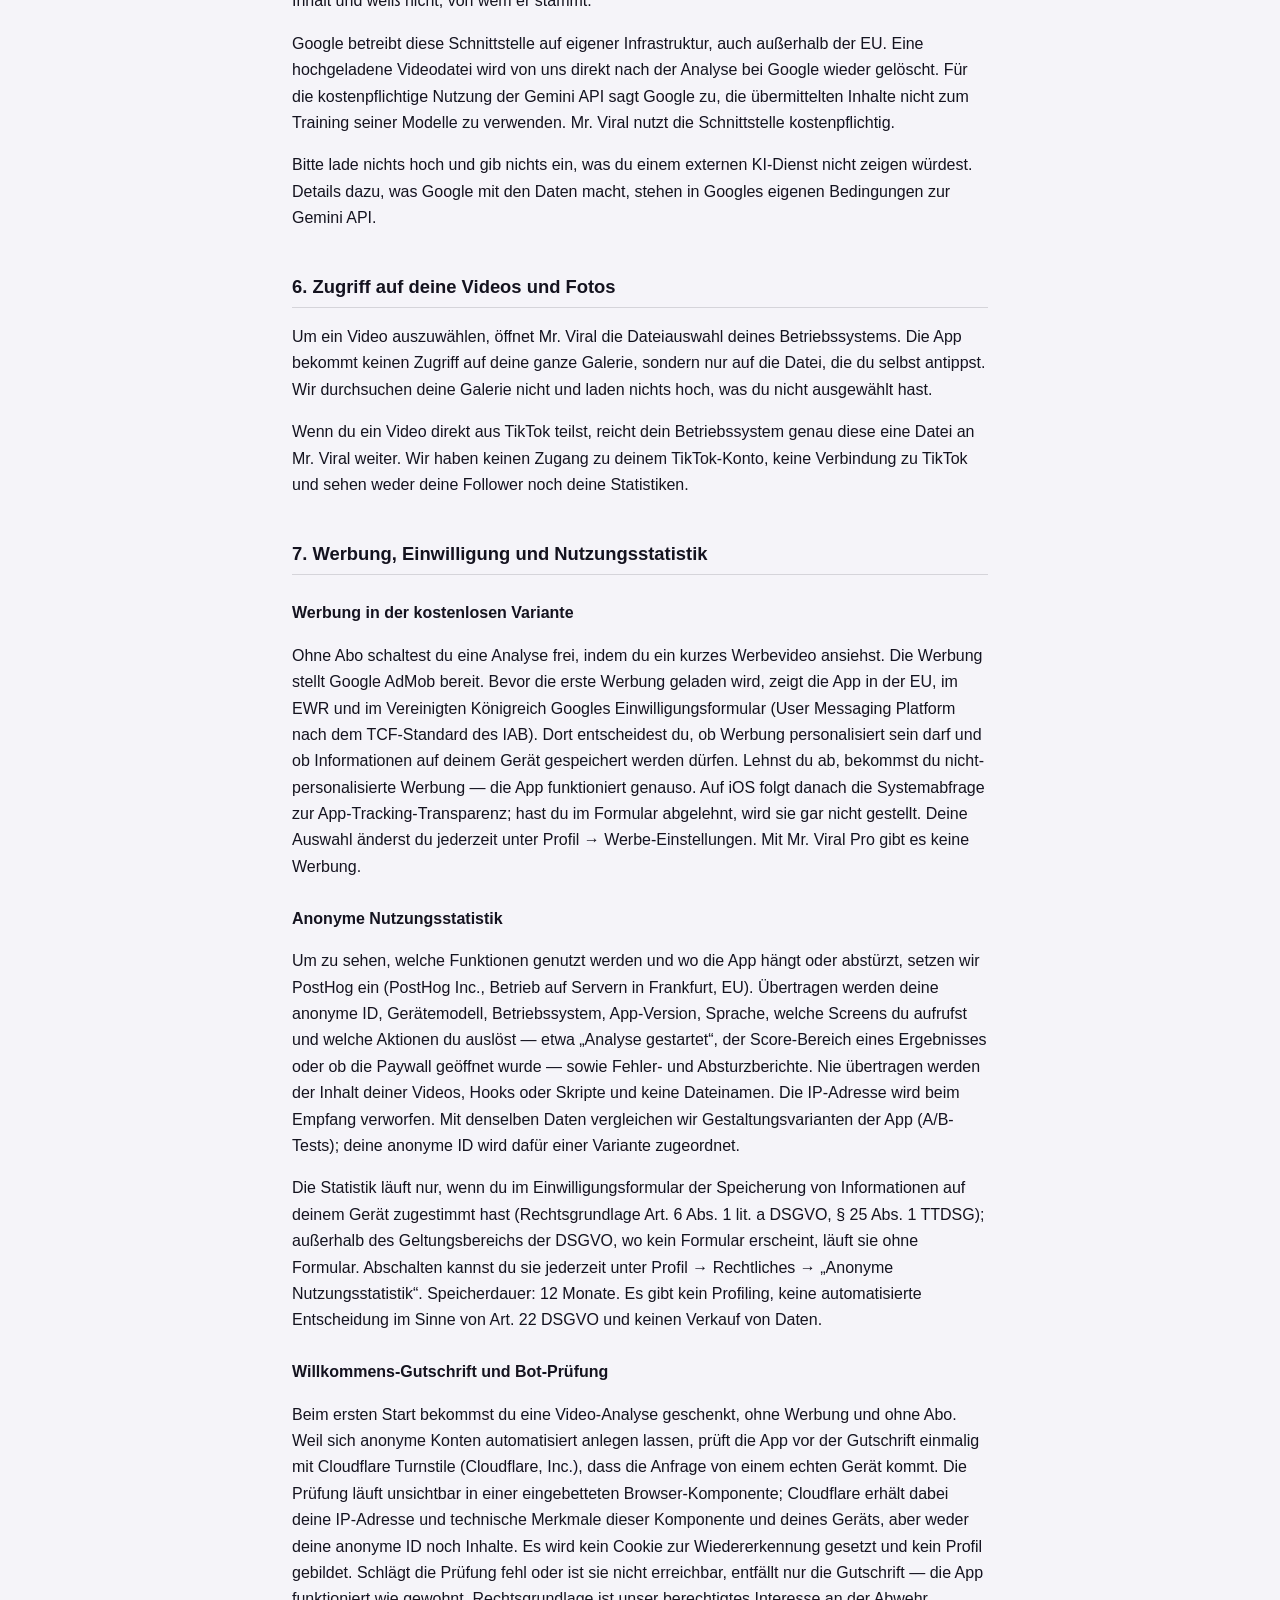
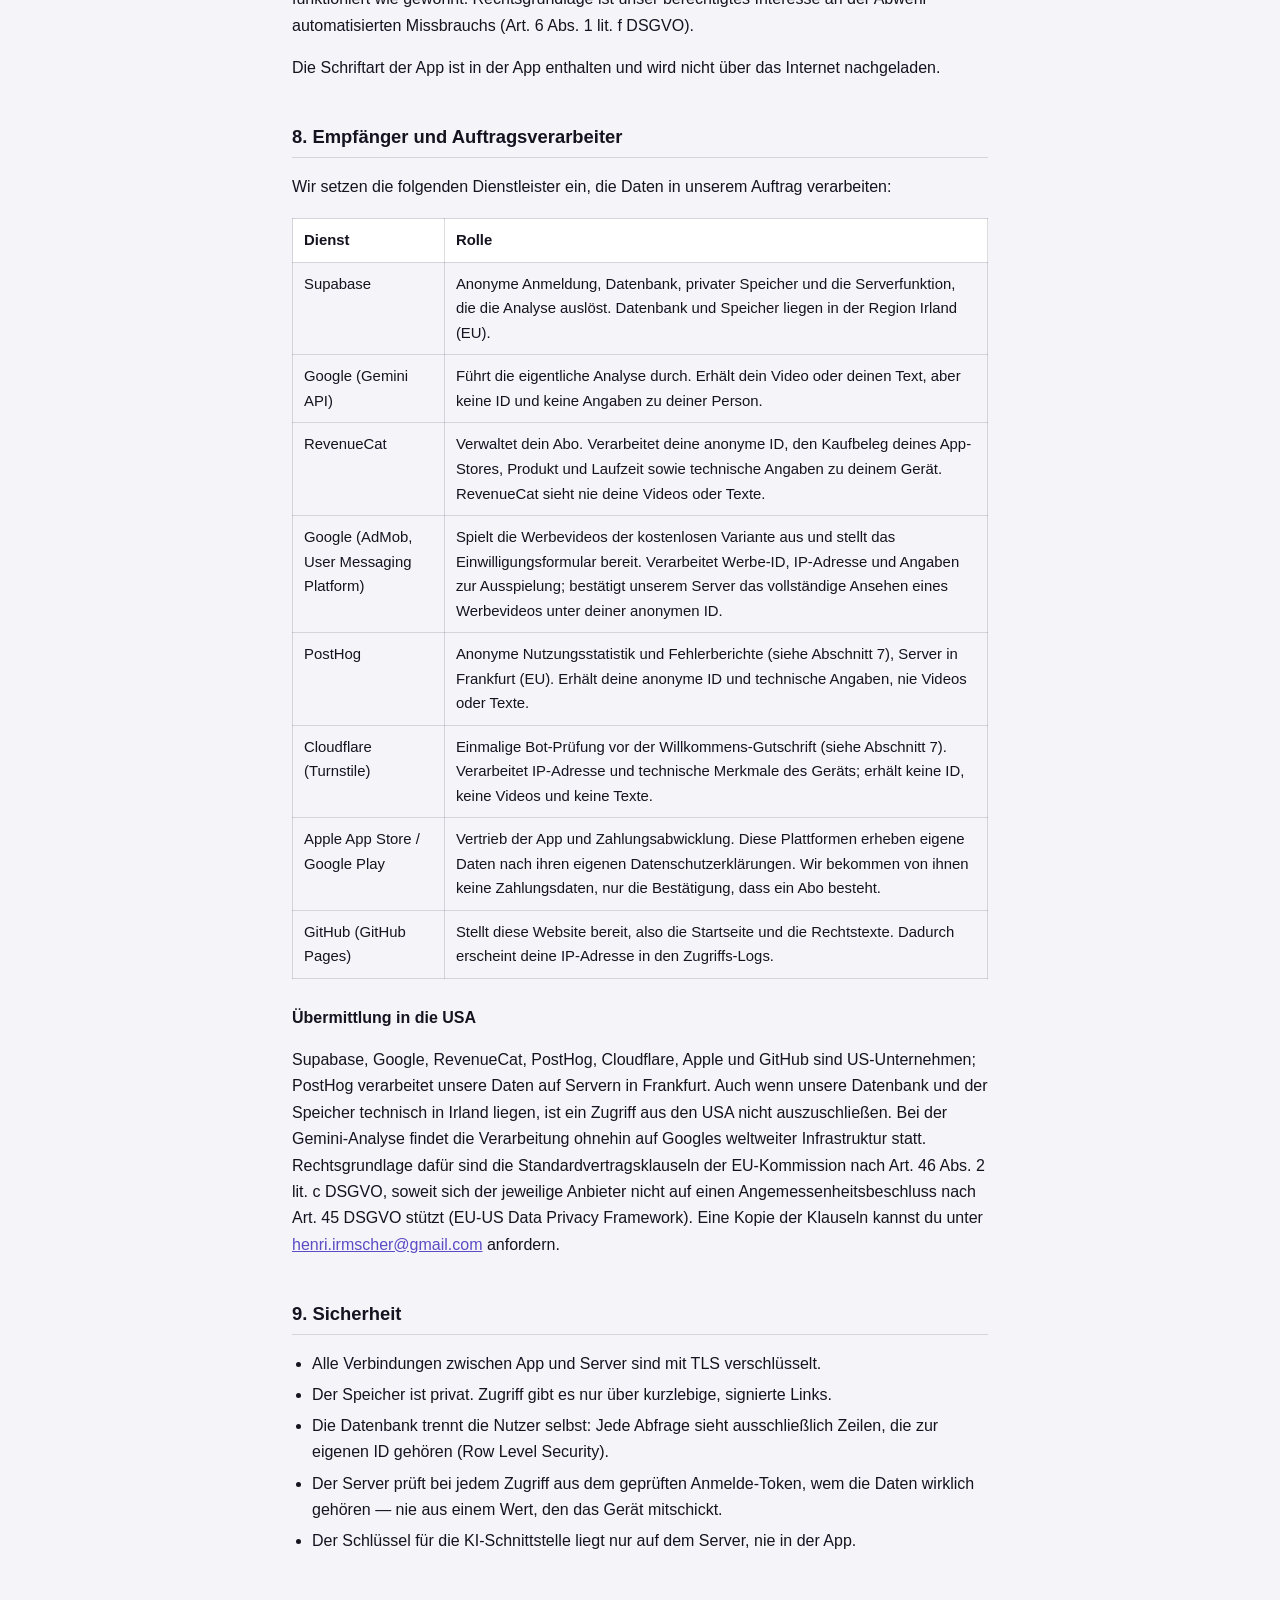
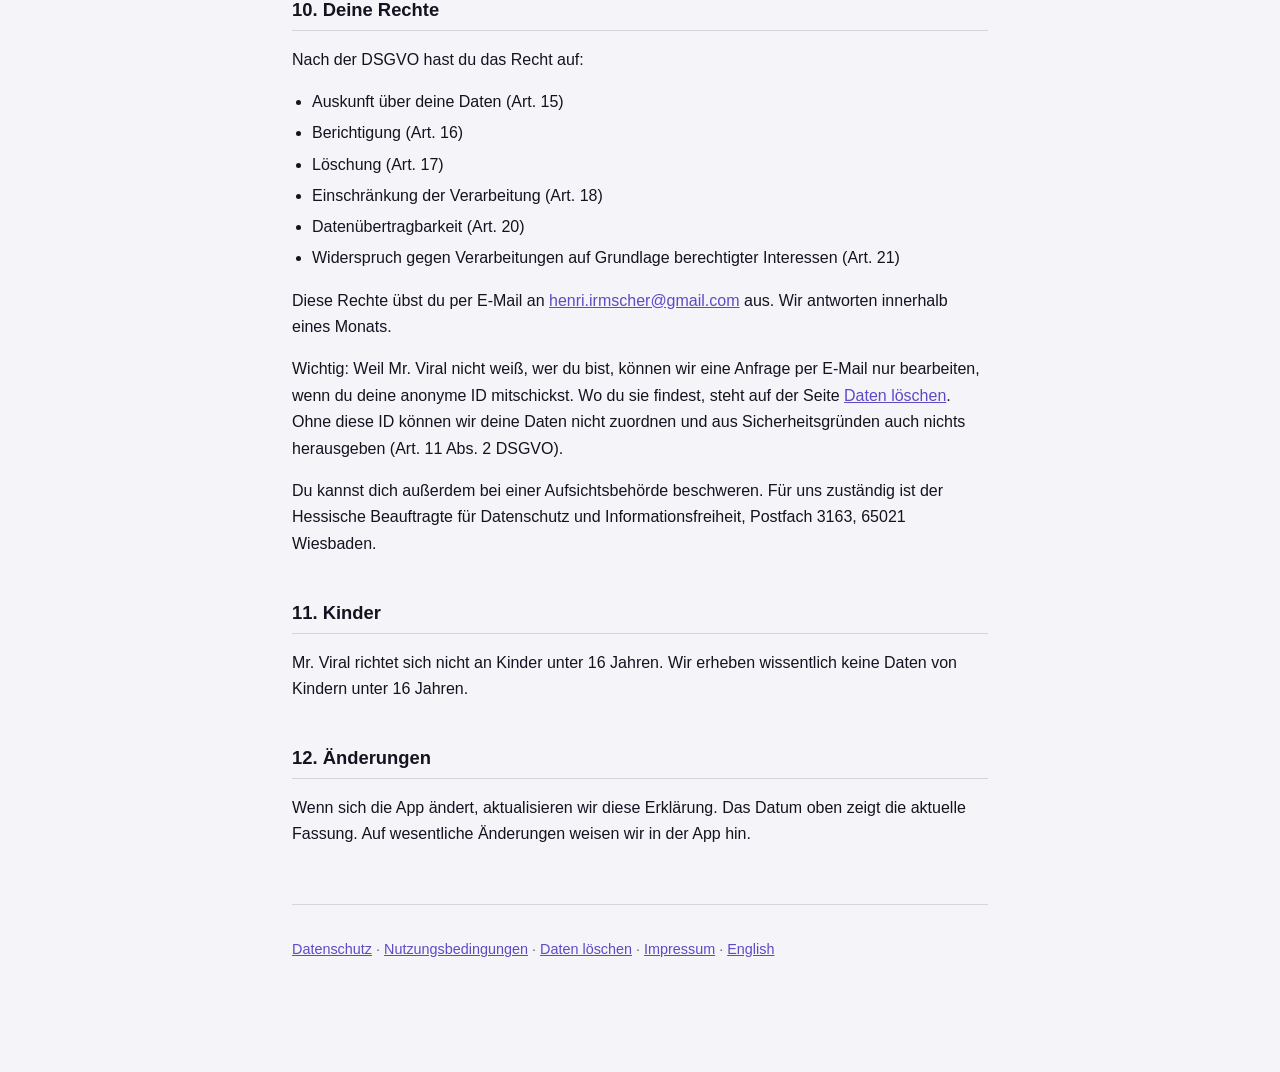
<file: privacy.html>
<!doctype html>
<html lang="de">

<head>
  <meta charset="utf-8" />
  <meta name="viewport" content="width=device-width, initial-scale=1" />
  <title>Datenschutzerklärung — Mr. Viral</title>
  <link rel="icon" href="./favicon.png" type="image/png" />
  <link rel="stylesheet" href="./style.css" />
</head>

<body>
  <p class="nav">
    <a href="./index.html">Start</a>
    <a href="./privacy.html" aria-current="page">Datenschutz</a>
    <a href="./terms.html">Nutzungsbedingungen</a>
    <a href="./delete-account.html">Daten löschen</a>
    <a href="./imprint.html">Impressum</a>
    <a class="lang" href="./en/privacy.html">English</a>
  </p>

  <h1>Datenschutzerklärung</h1>
  <p class="meta">Mr. Viral · Stand: 18. September 2026</p>

  <div class="note">
    <strong>Kurz gesagt</strong>
    <ul>
      <li>Kein Konto, keine E-Mail-Adresse, kein Passwort. Nur eine zufällige, anonyme ID für dein Gerät.</li>
      <li>Dein Video wird für genau einen Zweck verarbeitet: die Analyse. Danach wird es sofort gelöscht — bei
        uns und bei Google.</li>
      <li>Was bleibt, ist das Ergebnis: Score, Auswertung und ein kleines Vorschaubild.</li>
      <li>Werbung nur in der kostenlosen Variante und nur nach deiner Einwilligung; eine anonyme
        Nutzungsstatistik, die du in der App jederzeit abschalten kannst. Kein Verkauf von Daten.</li>
      <li>Löschen geht per E-Mail. Wie genau, steht auf der Seite <a href="./delete-account.html">Daten
          löschen</a>.</li>
    </ul>
  </div>

  <h2>1. Verantwortlicher</h2>
  <address>
    Henri Irmscher — Appentwicklung<br />
    Seckbacher Landstr. 66<br />
    60389 Frankfurt am Main<br />
    Deutschland
  </address>
  <p>E-Mail: <a href="mailto:henri.irmscher@gmail.com">henri.irmscher@gmail.com</a></p>
  <p>Ein Datenschutzbeauftragter ist gesetzlich nicht erforderlich und wurde nicht bestellt.</p>

  <h2>2. Eine anonyme ID statt eines Nutzerkontos</h2>
  <p>
    Mr. Viral hat keine Registrierung. Beim ersten Start meldet sich die App anonym bei unserem Backend an
    (Supabase, <em>anonymous sign-in</em>). Dabei entsteht eine zufällige ID, die auf deinem Gerät gespeichert
    wird. Diese ID hat genau eine Aufgabe: deine Analysen deinem Gerät zuzuordnen, damit niemand sonst sie sehen
    kann.
  </p>
  <p>
    Wir erfahren nie deinen Namen, deine E-Mail-Adresse oder deine Telefonnummer. Die ID ist mit keinem anderen
    Dienst verknüpft. Es gibt keinen Login und keine Passwort-Wiederherstellung.
  </p>
  <p>
    <strong>Wichtig:</strong> Weil es kein Konto gibt, hängt alles an dieser ID. Wenn du die App löschst, dich in
    der App abmeldest oder ein neues Gerät nimmst, ist die alte ID weg — und mit ihr der Zugang zu deinem
    Verlauf. Die Daten selbst liegen dann noch bei uns, aber niemand kann sie mehr abrufen. Wenn du sie auch
    dort gelöscht haben willst, schreib uns vorher (siehe <a href="./delete-account.html">Daten löschen</a>).
  </p>

  <h2>3. Welche Daten wir verarbeiten</h2>

  <table>
    <thead>
      <tr>
        <th>Daten</th>
        <th>Zweck</th>
        <th>Rechtsgrundlage</th>
        <th>Speicherdauer</th>
      </tr>
    </thead>
    <tbody>
      <tr>
        <td>Anonyme Geräte-ID</td>
        <td>Ordnet Analysen deinem Gerät zu und sperrt den Zugriff für andere</td>
        <td>Art. 6 Abs. 1 lit. b DSGVO (Vertragserfüllung)</td>
        <td>Bis zur Löschung auf deine Anfrage hin</td>
      </tr>
      <tr>
        <td>Das Video, das du analysieren lässt</td>
        <td>Grundlage der Analyse</td>
        <td>Art. 6 Abs. 1 lit. b DSGVO</td>
        <td>Wird direkt nach der Analyse aus unserem Speicher und bei Google gelöscht. Bricht eine Analyse ab,
          räumt die App die hochgeladene Datei selbst wieder weg</td>
      </tr>
      <tr>
        <td>Vorschaubild (ein Einzelbild aus deinem Video)</td>
        <td>Damit die Analyse im Verlauf erkennbar bleibt, nachdem das Video gelöscht wurde</td>
        <td>Art. 6 Abs. 1 lit. b DSGVO</td>
        <td>Bis zur Löschung</td>
      </tr>
      <tr>
        <td>Hook- und Skript-Texte, die du eingibst</td>
        <td>Grundlage der Analyse</td>
        <td>Art. 6 Abs. 1 lit. b DSGVO</td>
        <td>Bis zur Löschung</td>
      </tr>
      <tr>
        <td>Analyse-Ergebnis (Score, Auswertung nach Kategorien, Text der KI)</td>
        <td>Zeigt dir das Ergebnis und deinen Verlauf</td>
        <td>Art. 6 Abs. 1 lit. b DSGVO</td>
        <td>Bis zur Löschung. Blendest du einen Eintrag in der App aus, bleibt die Zeile als Zähler für dein
          Kontingent bestehen — siehe unten</td>
      </tr>
      <tr>
        <td>Freiwillige Profilangaben (Anzeigename, Bio, TikTok-Handle)</td>
        <td>Zeigt dein Profil in der App. Rein kosmetisch, wir prüfen nichts davon nach</td>
        <td>Art. 6 Abs. 1 lit. b DSGVO</td>
        <td>Bis zur Löschung oder bis du das Feld leerst</td>
      </tr>
      <tr>
        <td>Nutzungszähler (Anzahl deiner Analysen pro Tag und Monat)</td>
        <td>Rechnet dein Kontingent ab und verhindert Missbrauch unserer KI-Kosten</td>
        <td>Art. 6 Abs. 1 lit. b und lit. f DSGVO</td>
        <td>Bis zur Löschung</td>
      </tr>
      <tr>
        <td>Abo-Status und Kaufdaten (Produkt, Store, Laufzeit, RevenueCat-ID)</td>
        <td>Schaltet die bezahlten Funktionen frei</td>
        <td>Art. 6 Abs. 1 lit. b DSGVO</td>
        <td>Bis zur Löschung. Meldungen des Abo-Dienstes werden nach 90 Tagen entfernt</td>
      </tr>
      <tr>
        <td>Nutzungsstatistik (anonyme ID, Gerätemodell, Betriebssystem, App-Version, Sprache, aufgerufene
          Screens, ausgelöste Aktionen wie „Analyse gestartet“ oder „Paywall geöffnet“, Score-Bereich, Fehler-
          und Absturzberichte)</td>
        <td>Verstehen, welche Funktionen genutzt werden und wo die App hängt oder abstürzt; Vergleich von
          Gestaltungsvarianten (A/B-Tests). Nie der Inhalt deiner Videos, Hooks oder Skripte, keine Dateinamen</td>
        <td>Art. 6 Abs. 1 lit. a DSGVO, § 25 Abs. 1 TTDSG — Einwilligung über das Einwilligungsformular,
          jederzeit im Profil abschaltbar</td>
        <td>12 Monate, danach automatische Löschung. Die IP-Adresse wird beim Empfang verworfen</td>
      </tr>
      <tr>
        <td>Werbe-Daten (Werbe-ID des Geräts, IP-Adresse, ungefährer Standort, Angaben zur Ausspielung)</td>
        <td>Ausspielung der kurzen Werbevideos, mit denen du in der kostenlosen Variante eine Analyse
          freischaltest. Personalisiert nur mit deiner Einwilligung, sonst nicht-personalisiert</td>
        <td>Art. 6 Abs. 1 lit. a DSGVO (Einwilligung über das Einwilligungsformular); nicht-personalisierte
          Werbung auf Basis von Art. 6 Abs. 1 lit. f DSGVO</td>
        <td>Bei Google nach dessen Datenschutzerklärung; wir speichern davon nichts</td>
      </tr>
      <tr>
        <td>Werbe-Gutschrift (anonyme ID, Kennung des angesehenen Werbevideos)</td>
        <td>Google bestätigt unserem Server, dass ein Werbevideo vollständig angesehen wurde; daraus entsteht
          deine Gutschrift für eine Analyse</td>
        <td>Art. 6 Abs. 1 lit. b DSGVO</td>
        <td>Bis zur Löschung</td>
      </tr>
      <tr>
        <td>Willkommens-Gutschrift und Bot-Prüfung (anonyme ID; für die Prüfung: IP-Adresse und technische
          Merkmale deines Geräts und der eingebetteten Browser-Komponente)</td>
        <td>Beim ersten Start bekommst du eine Analyse geschenkt. Damit das nicht automatisiert in Masse
          abgerufen werden kann, prüft Cloudflare Turnstile einmalig im Hintergrund, dass ein echtes Gerät
          anfragt. Unser Server speichert nur die Gutschrift unter deiner anonymen ID</td>
        <td>Art. 6 Abs. 1 lit. f DSGVO (berechtigtes Interesse an Missbrauchsabwehr und Kostenschutz);
          Gutschrift selbst Art. 6 Abs. 1 lit. b DSGVO</td>
        <td>Gutschrift bis zur Löschung; die Prüfdaten bei Cloudflare nach dessen Datenschutzerklärung, wir
          speichern davon nichts</td>
      </tr>
      <tr>
        <td>Technische Server-Logs (IP-Adresse, Zeitstempel, Fehlercode)</td>
        <td>Betrieb, Fehlersuche, Missbrauchsabwehr</td>
        <td>Art. 6 Abs. 1 lit. f DSGVO (berechtigtes Interesse)</td>
        <td>Kurzfristig, dann automatische Löschung durch den Betreiber</td>
      </tr>
    </tbody>
  </table>

  <p>
    Daraus entsteht kein Profil über dich. Die Nutzungsstatistik werten wir nur in Summe aus — welche Variante
    besser funktioniert, wie viele Analysen gestartet werden —, nie um dich als Person zu bewerten.
  </p>

  <h3>Ausblenden ist nicht Löschen</h3>
  <p>
    Wenn du eine Analyse im Verlauf wegwischst, verschwindet sie aus der App, die Zeile bleibt aber auf dem
    Server. Grund: Dein Monatskontingent wird über die Anzahl deiner Analysen gezählt. Würde das Wegwischen die
    Zeile löschen, wäre das Kontingent unbegrenzt. Die App weist beim Bestätigen darauf hin. Endgültig gelöscht
    wird auf Anfrage — wie das geht, steht auf der Seite
    <a href="./delete-account.html">Daten löschen</a>.
  </p>

  <h2>4. Wohin dein Video tatsächlich geht</h2>
  <p>Damit du den Weg deines Materials nachvollziehen kannst:</p>
  <ol>
    <li>Du teilst ein Video aus TikTok an Mr. Viral oder wählst es auf deinem Gerät aus.</li>
    <li>Die App verkleinert es <strong>auf deinem Gerät</strong> und lädt es in unseren privaten Speicher
      (Supabase, Region Irland). Der Ordner gehört allein deiner ID.</li>
    <li>Unsere Serverfunktion holt die Datei dort ab und lädt sie zur Analyse an die Gemini-Schnittstelle von
      Google hoch.</li>
    <li>Google analysiert das Video und gibt ein Ergebnis in Textform zurück.</li>
    <li><strong>Danach wird das Video sofort gelöscht</strong> — bei Google und in unserem Speicher.</li>
    <li>Es bleibt: der Score, die Auswertung, der Text der KI und ein Vorschaubild.</li>
  </ol>
  <p>
    Videos dürfen höchstens 90 Sekunden lang und 50 MB groß sein. Wenn eine Analyse abbricht, bevor der Server
    sie überhaupt erreicht, räumt die App die hochgeladene Datei selbst wieder weg.
  </p>

  <h2>5. Analyse durch Google Gemini</h2>
  <p>
    Die eigentliche Bewertung macht ein KI-Modell von Google (Gemini API). Dorthin geht:
  </p>
  <ul>
    <li>bei einer Video-Analyse: das Video selbst,</li>
    <li>bei einer Hook- oder Skript-Analyse: der Text, den du eingegeben hast,</li>
    <li>dazu unsere Anweisung, wie bewertet werden soll.</li>
  </ul>
  <p>
    Es geht <strong>keine</strong> ID, kein Name und kein anderes Merkmal von dir mit. Google bekommt nur den
    Inhalt und weiß nicht, von wem er stammt.
  </p>
  <p>
    Google betreibt diese Schnittstelle auf eigener Infrastruktur, auch außerhalb der EU. Eine hochgeladene
    Videodatei wird von uns direkt nach der Analyse bei Google wieder gelöscht. Für die kostenpflichtige Nutzung
    der Gemini API sagt Google zu, die übermittelten Inhalte nicht zum Training seiner Modelle zu verwenden.
    Mr. Viral nutzt die Schnittstelle kostenpflichtig.
  </p>
  <p>
    Bitte lade nichts hoch und gib nichts ein, was du einem externen KI-Dienst nicht zeigen würdest. Details
    dazu, was Google mit den Daten macht, stehen in Googles eigenen Bedingungen zur Gemini API.
  </p>

  <h2>6. Zugriff auf deine Videos und Fotos</h2>
  <p>
    Um ein Video auszuwählen, öffnet Mr. Viral die Dateiauswahl deines Betriebssystems. Die App bekommt keinen
    Zugriff auf deine ganze Galerie, sondern nur auf die Datei, die du selbst antippst. Wir durchsuchen deine
    Galerie nicht und laden nichts hoch, was du nicht ausgewählt hast.
  </p>
  <p>
    Wenn du ein Video direkt aus TikTok teilst, reicht dein Betriebssystem genau diese eine Datei an Mr. Viral
    weiter. Wir haben keinen Zugang zu deinem TikTok-Konto, keine Verbindung zu TikTok und sehen weder deine
    Follower noch deine Statistiken.
  </p>

  <h2>7. Werbung, Einwilligung und Nutzungsstatistik</h2>
  <h3>Werbung in der kostenlosen Variante</h3>
  <p>
    Ohne Abo schaltest du eine Analyse frei, indem du ein kurzes Werbevideo ansiehst. Die Werbung stellt Google
    AdMob bereit. Bevor die erste Werbung geladen wird, zeigt die App in der EU, im EWR und im Vereinigten
    Königreich Googles Einwilligungsformular (User Messaging Platform nach dem TCF-Standard des IAB). Dort
    entscheidest du, ob Werbung personalisiert sein darf und ob Informationen auf deinem Gerät gespeichert werden
    dürfen. Lehnst du ab, bekommst du nicht-personalisierte Werbung — die App funktioniert genauso. Auf iOS folgt
    danach die Systemabfrage zur App-Tracking-Transparenz; hast du im Formular abgelehnt, wird sie gar nicht
    gestellt. Deine Auswahl änderst du jederzeit unter Profil → Werbe-Einstellungen. Mit Mr. Viral Pro gibt es
    keine Werbung.
  </p>
  <h3>Anonyme Nutzungsstatistik</h3>
  <p>
    Um zu sehen, welche Funktionen genutzt werden und wo die App hängt oder abstürzt, setzen wir PostHog ein
    (PostHog Inc., Betrieb auf Servern in Frankfurt, EU). Übertragen werden deine anonyme ID, Gerätemodell,
    Betriebssystem, App-Version, Sprache, welche Screens du aufrufst und welche Aktionen du auslöst — etwa
    „Analyse gestartet“, der Score-Bereich eines Ergebnisses oder ob die Paywall geöffnet wurde — sowie Fehler-
    und Absturzberichte. Nie übertragen werden der Inhalt deiner Videos, Hooks oder Skripte und keine Dateinamen.
    Die IP-Adresse wird beim Empfang verworfen. Mit denselben Daten vergleichen wir Gestaltungsvarianten der App
    (A/B-Tests); deine anonyme ID wird dafür einer Variante zugeordnet.
  </p>
  <p>
    Die Statistik läuft nur, wenn du im Einwilligungsformular der Speicherung von Informationen auf deinem Gerät
    zugestimmt hast (Rechtsgrundlage Art. 6 Abs. 1 lit. a DSGVO, § 25 Abs. 1 TTDSG); außerhalb des
    Geltungsbereichs der DSGVO, wo kein Formular erscheint, läuft sie ohne Formular. Abschalten kannst du sie
    jederzeit unter Profil → Rechtliches → „Anonyme Nutzungsstatistik“. Speicherdauer: 12 Monate. Es gibt kein
    Profiling, keine automatisierte Entscheidung im Sinne von Art. 22 DSGVO und keinen Verkauf von Daten.
  </p>
  <h3>Willkommens-Gutschrift und Bot-Prüfung</h3>
  <p>
    Beim ersten Start bekommst du eine Video-Analyse geschenkt, ohne Werbung und ohne Abo. Weil sich anonyme
    Konten automatisiert anlegen lassen, prüft die App vor der Gutschrift einmalig mit Cloudflare Turnstile
    (Cloudflare, Inc.), dass die Anfrage von einem echten Gerät kommt. Die Prüfung läuft unsichtbar in einer
    eingebetteten Browser-Komponente; Cloudflare erhält dabei deine IP-Adresse und technische Merkmale dieser
    Komponente und deines Geräts, aber weder deine anonyme ID noch Inhalte. Es wird kein Cookie zur
    Wiedererkennung gesetzt und kein Profil gebildet. Schlägt die Prüfung fehl oder ist sie nicht erreichbar,
    entfällt nur die Gutschrift — die App funktioniert wie gewohnt. Rechtsgrundlage ist unser berechtigtes
    Interesse an der Abwehr automatisierten Missbrauchs (Art. 6 Abs. 1 lit. f DSGVO).
  </p>
  <p>
    Die Schriftart der App ist in der App enthalten und wird nicht über das Internet nachgeladen.
  </p>

  <h2>8. Empfänger und Auftragsverarbeiter</h2>
  <p>Wir setzen die folgenden Dienstleister ein, die Daten in unserem Auftrag verarbeiten:</p>
  <table>
    <thead>
      <tr>
        <th>Dienst</th>
        <th>Rolle</th>
      </tr>
    </thead>
    <tbody>
      <tr>
        <td>Supabase</td>
        <td>Anonyme Anmeldung, Datenbank, privater Speicher und die Serverfunktion, die die Analyse auslöst.
          Datenbank und Speicher liegen in der Region Irland (EU).</td>
      </tr>
      <tr>
        <td>Google (Gemini API)</td>
        <td>Führt die eigentliche Analyse durch. Erhält dein Video oder deinen Text, aber keine ID und keine
          Angaben zu deiner Person.</td>
      </tr>
      <tr>
        <td>RevenueCat</td>
        <td>Verwaltet dein Abo. Verarbeitet deine anonyme ID, den Kaufbeleg deines App-Stores, Produkt und
          Laufzeit sowie technische Angaben zu deinem Gerät. RevenueCat sieht nie deine Videos oder Texte.</td>
      </tr>
      <tr>
        <td>Google (AdMob, User Messaging Platform)</td>
        <td>Spielt die Werbevideos der kostenlosen Variante aus und stellt das Einwilligungsformular bereit.
          Verarbeitet Werbe-ID, IP-Adresse und Angaben zur Ausspielung; bestätigt unserem Server das vollständige
          Ansehen eines Werbevideos unter deiner anonymen ID.</td>
      </tr>
      <tr>
        <td>PostHog</td>
        <td>Anonyme Nutzungsstatistik und Fehlerberichte (siehe Abschnitt 7), Server in Frankfurt (EU). Erhält
          deine anonyme ID und technische Angaben, nie Videos oder Texte.</td>
      </tr>
      <tr>
        <td>Cloudflare (Turnstile)</td>
        <td>Einmalige Bot-Prüfung vor der Willkommens-Gutschrift (siehe Abschnitt 7). Verarbeitet IP-Adresse und
          technische Merkmale des Geräts; erhält keine ID, keine Videos und keine Texte.</td>
      </tr>
      <tr>
        <td>Apple App Store / Google Play</td>
        <td>Vertrieb der App und Zahlungsabwicklung. Diese Plattformen erheben eigene Daten nach ihren eigenen
          Datenschutzerklärungen. Wir bekommen von ihnen keine Zahlungsdaten, nur die Bestätigung, dass ein Abo
          besteht.</td>
      </tr>
      <tr>
        <td>GitHub (GitHub Pages)</td>
        <td>Stellt diese Website bereit, also die Startseite und die Rechtstexte. Dadurch erscheint deine
          IP-Adresse in den Zugriffs-Logs.</td>
      </tr>
    </tbody>
  </table>

  <h3>Übermittlung in die USA</h3>
  <p>
    Supabase, Google, RevenueCat, PostHog, Cloudflare, Apple und GitHub sind US-Unternehmen; PostHog verarbeitet unsere
    Daten auf Servern in Frankfurt. Auch wenn unsere Datenbank und der
    Speicher technisch in Irland liegen, ist ein Zugriff aus den USA nicht auszuschließen. Bei der
    Gemini-Analyse findet die Verarbeitung ohnehin auf Googles weltweiter Infrastruktur statt. Rechtsgrundlage
    dafür sind die Standardvertragsklauseln der EU-Kommission nach Art. 46 Abs. 2 lit. c DSGVO, soweit sich der
    jeweilige Anbieter nicht auf einen Angemessenheitsbeschluss nach Art. 45 DSGVO stützt (EU-US Data Privacy
    Framework). Eine Kopie der Klauseln kannst du unter
    <a href="mailto:henri.irmscher@gmail.com">henri.irmscher@gmail.com</a> anfordern.
  </p>

  <h2>9. Sicherheit</h2>
  <ul>
    <li>Alle Verbindungen zwischen App und Server sind mit TLS verschlüsselt.</li>
    <li>Der Speicher ist privat. Zugriff gibt es nur über kurzlebige, signierte Links.</li>
    <li>Die Datenbank trennt die Nutzer selbst: Jede Abfrage sieht ausschließlich Zeilen, die zur eigenen ID
      gehören (Row Level Security).</li>
    <li>Der Server prüft bei jedem Zugriff aus dem geprüften Anmelde-Token, wem die Daten wirklich gehören —
      nie aus einem Wert, den das Gerät mitschickt.</li>
    <li>Der Schlüssel für die KI-Schnittstelle liegt nur auf dem Server, nie in der App.</li>
  </ul>

  <h2>10. Deine Rechte</h2>
  <p>Nach der DSGVO hast du das Recht auf:</p>
  <ul>
    <li>Auskunft über deine Daten (Art. 15)</li>
    <li>Berichtigung (Art. 16)</li>
    <li>Löschung (Art. 17)</li>
    <li>Einschränkung der Verarbeitung (Art. 18)</li>
    <li>Datenübertragbarkeit (Art. 20)</li>
    <li>Widerspruch gegen Verarbeitungen auf Grundlage berechtigter Interessen (Art. 21)</li>
  </ul>
  <p>
    Diese Rechte übst du per E-Mail an <a href="mailto:henri.irmscher@gmail.com">henri.irmscher@gmail.com</a>
    aus. Wir antworten innerhalb eines Monats.
  </p>
  <p>
    Wichtig: Weil Mr. Viral nicht weiß, wer du bist, können wir eine Anfrage per E-Mail nur bearbeiten, wenn du
    deine anonyme ID mitschickst. Wo du sie findest, steht auf der Seite
    <a href="./delete-account.html">Daten löschen</a>. Ohne diese ID können wir deine Daten nicht zuordnen und
    aus Sicherheitsgründen auch nichts herausgeben (Art. 11 Abs. 2 DSGVO).
  </p>
  <p>
    Du kannst dich außerdem bei einer Aufsichtsbehörde beschweren. Für uns zuständig ist der Hessische
    Beauftragte für Datenschutz und Informationsfreiheit, Postfach 3163, 65021 Wiesbaden.
  </p>

  <h2>11. Kinder</h2>
  <p>
    Mr. Viral richtet sich nicht an Kinder unter 16 Jahren. Wir erheben wissentlich keine Daten von Kindern unter
    16 Jahren.
  </p>

  <h2>12. Änderungen</h2>
  <p>
    Wenn sich die App ändert, aktualisieren wir diese Erklärung. Das Datum oben zeigt die aktuelle Fassung. Auf
    wesentliche Änderungen weisen wir in der App hin.
  </p>

  <footer>
    <p>
      <a href="./privacy.html">Datenschutz</a> ·
      <a href="./terms.html">Nutzungsbedingungen</a> ·
      <a href="./delete-account.html">Daten löschen</a> ·
      <a href="./imprint.html">Impressum</a> ·
      <a href="./en/privacy.html">English</a>
    </p>
  </footer>
</body>

</html>
</file>
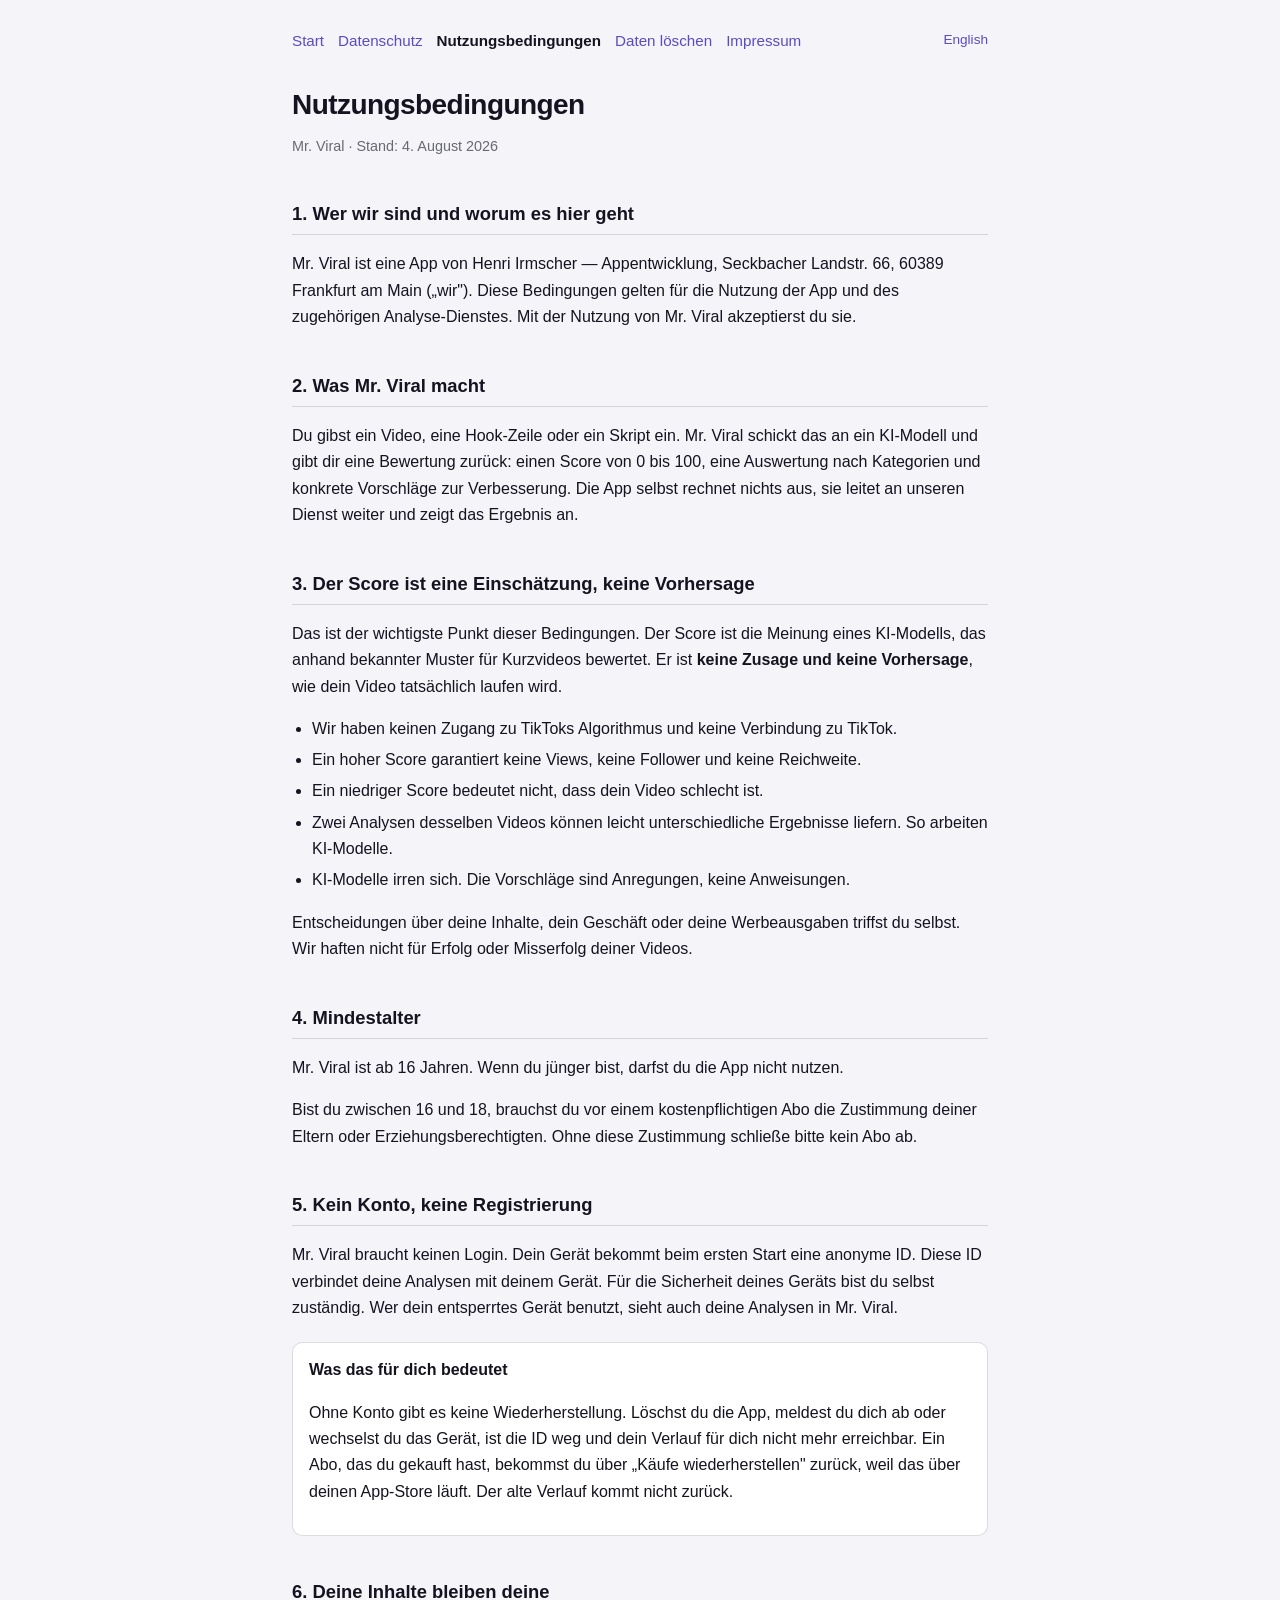
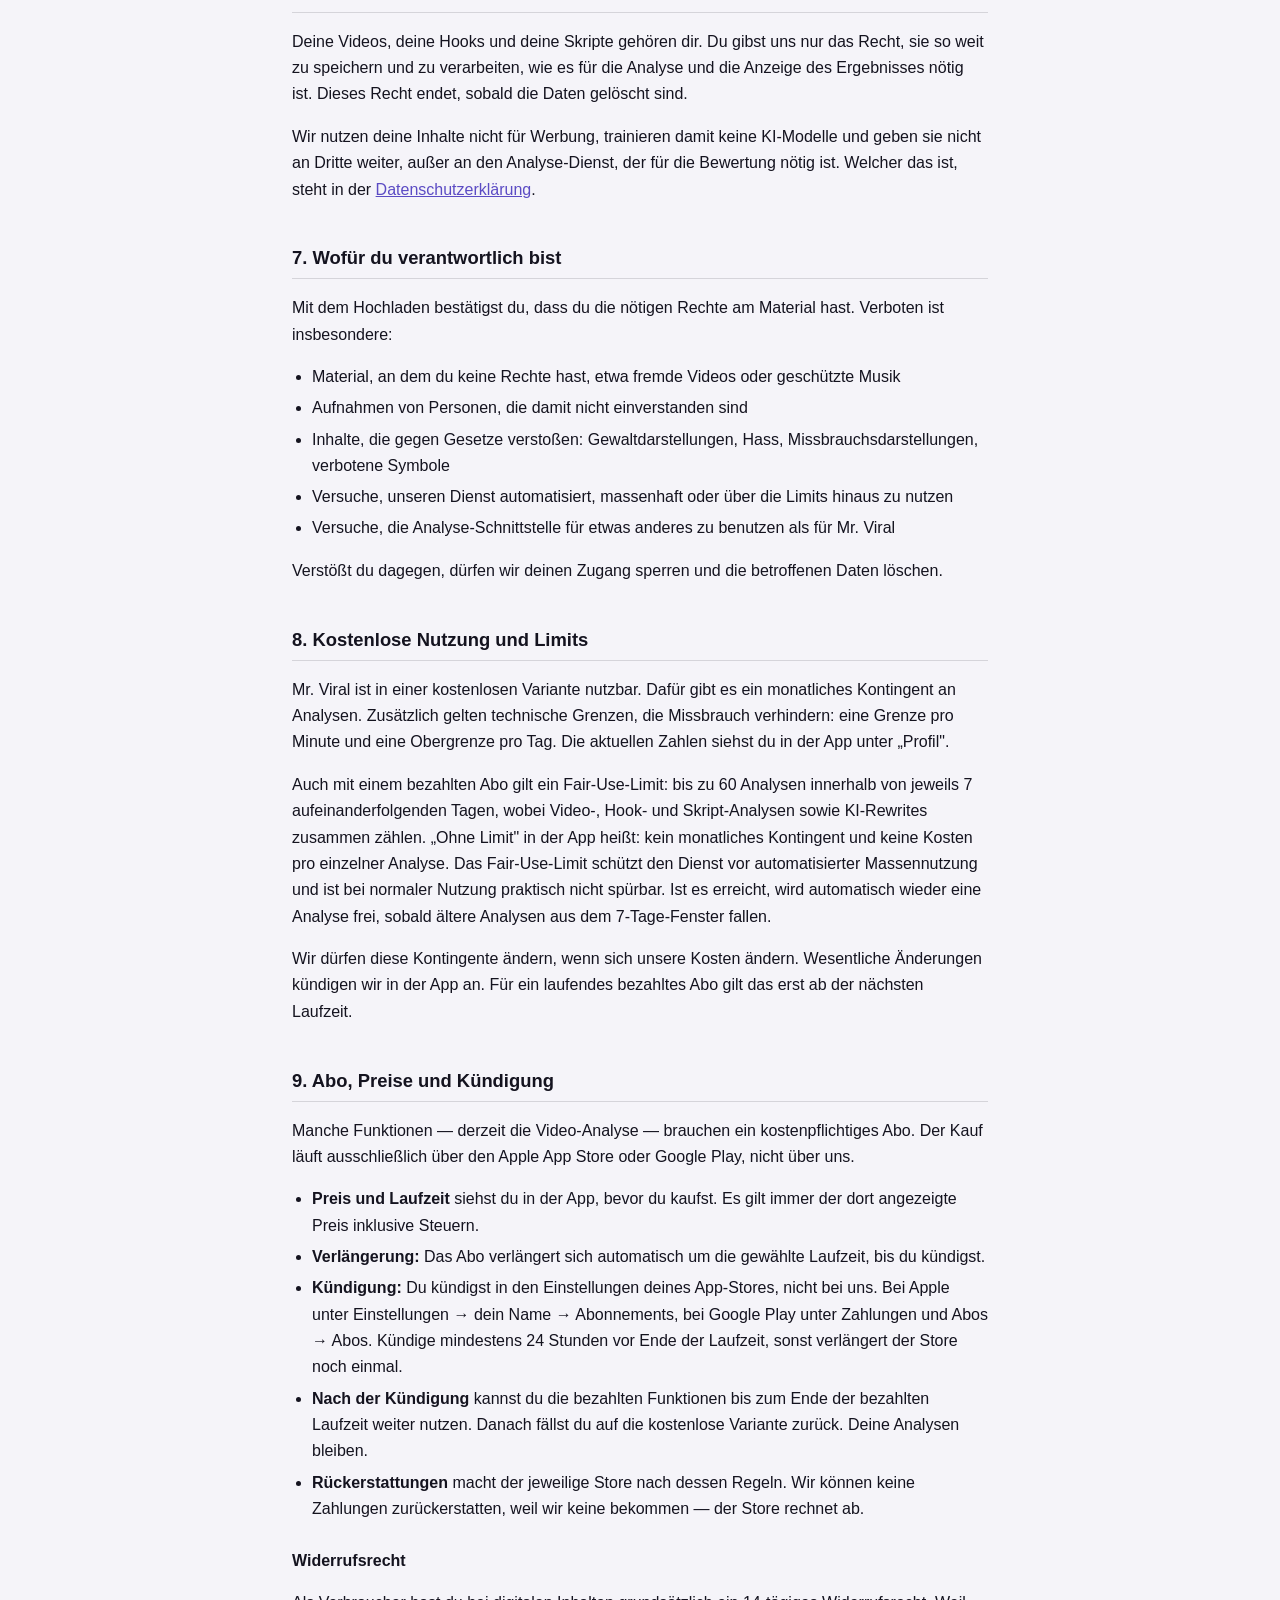
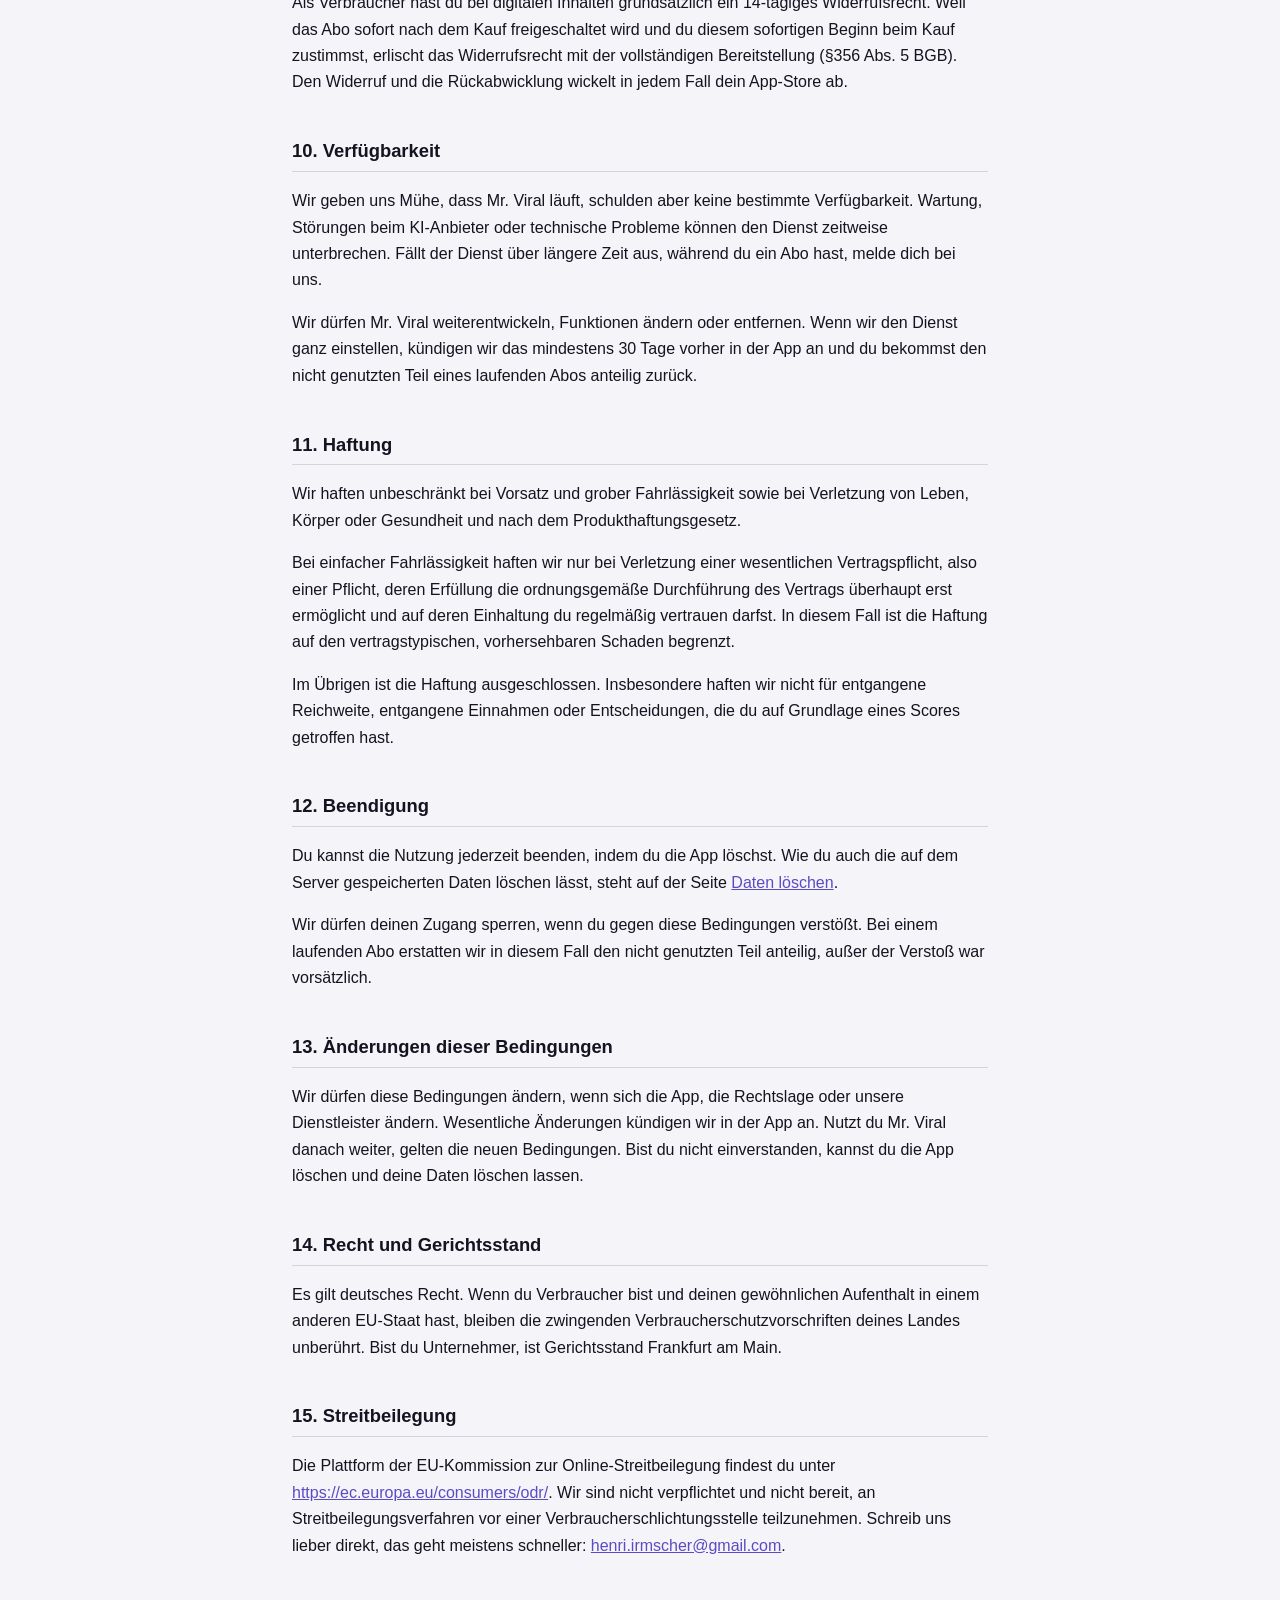
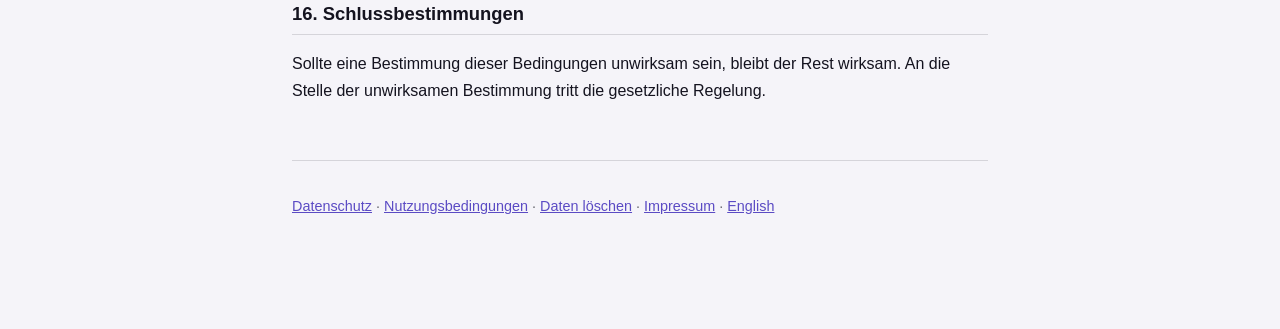
<file: terms.html>
<!doctype html>
<html lang="de">

<head>
  <meta charset="utf-8" />
  <meta name="viewport" content="width=device-width, initial-scale=1" />
  <title>Nutzungsbedingungen — Mr. Viral</title>
  <link rel="icon" href="./favicon.png" type="image/png" />
  <link rel="stylesheet" href="./style.css" />
</head>

<body>
  <p class="nav">
    <a href="./index.html">Start</a>
    <a href="./privacy.html">Datenschutz</a>
    <a href="./terms.html" aria-current="page">Nutzungsbedingungen</a>
    <a href="./delete-account.html">Daten löschen</a>
    <a href="./imprint.html">Impressum</a>
    <a class="lang" href="./en/terms.html">English</a>
  </p>

  <h1>Nutzungsbedingungen</h1>
  <p class="meta">Mr. Viral · Stand: 4. August 2026</p>

  <h2>1. Wer wir sind und worum es hier geht</h2>
  <p>
    Mr. Viral ist eine App von Henri Irmscher — Appentwicklung, Seckbacher Landstr. 66, 60389 Frankfurt am Main
    („wir"). Diese Bedingungen gelten für die Nutzung der App und des zugehörigen Analyse-Dienstes. Mit der
    Nutzung von Mr. Viral akzeptierst du sie.
  </p>

  <h2>2. Was Mr. Viral macht</h2>
  <p>
    Du gibst ein Video, eine Hook-Zeile oder ein Skript ein. Mr. Viral schickt das an ein KI-Modell und gibt dir
    eine Bewertung zurück: einen Score von 0 bis 100, eine Auswertung nach Kategorien und konkrete Vorschläge zur
    Verbesserung. Die App selbst rechnet nichts aus, sie leitet an unseren Dienst weiter und zeigt das Ergebnis
    an.
  </p>

  <h2>3. Der Score ist eine Einschätzung, keine Vorhersage</h2>
  <p>
    Das ist der wichtigste Punkt dieser Bedingungen. Der Score ist die Meinung eines KI-Modells, das anhand
    bekannter Muster für Kurzvideos bewertet. Er ist <strong>keine Zusage und keine Vorhersage</strong>, wie dein
    Video tatsächlich laufen wird.
  </p>
  <ul>
    <li>Wir haben keinen Zugang zu TikToks Algorithmus und keine Verbindung zu TikTok.</li>
    <li>Ein hoher Score garantiert keine Views, keine Follower und keine Reichweite.</li>
    <li>Ein niedriger Score bedeutet nicht, dass dein Video schlecht ist.</li>
    <li>Zwei Analysen desselben Videos können leicht unterschiedliche Ergebnisse liefern. So arbeiten KI-Modelle.
    </li>
    <li>KI-Modelle irren sich. Die Vorschläge sind Anregungen, keine Anweisungen.</li>
  </ul>
  <p>
    Entscheidungen über deine Inhalte, dein Geschäft oder deine Werbeausgaben triffst du selbst. Wir haften nicht
    für Erfolg oder Misserfolg deiner Videos.
  </p>

  <h2>4. Mindestalter</h2>
  <p>Mr. Viral ist ab 16 Jahren. Wenn du jünger bist, darfst du die App nicht nutzen.</p>
  <p>
    Bist du zwischen 16 und 18, brauchst du vor einem kostenpflichtigen Abo die Zustimmung deiner Eltern oder
    Erziehungsberechtigten. Ohne diese Zustimmung schließe bitte kein Abo ab.
  </p>

  <h2>5. Kein Konto, keine Registrierung</h2>
  <p>
    Mr. Viral braucht keinen Login. Dein Gerät bekommt beim ersten Start eine anonyme ID. Diese ID verbindet deine
    Analysen mit deinem Gerät. Für die Sicherheit deines Geräts bist du selbst zuständig. Wer dein entsperrtes
    Gerät benutzt, sieht auch deine Analysen in Mr. Viral.
  </p>
  <div class="note">
    <strong>Was das für dich bedeutet</strong>
    <p>
      Ohne Konto gibt es keine Wiederherstellung. Löschst du die App, meldest du dich ab oder wechselst du das
      Gerät, ist die ID weg und dein Verlauf für dich nicht mehr erreichbar. Ein Abo, das du gekauft hast,
      bekommst du über „Käufe wiederherstellen" zurück, weil das über deinen App-Store läuft. Der alte Verlauf
      kommt nicht zurück.
    </p>
  </div>

  <h2>6. Deine Inhalte bleiben deine</h2>
  <p>
    Deine Videos, deine Hooks und deine Skripte gehören dir. Du gibst uns nur das Recht, sie so weit zu
    speichern und zu verarbeiten, wie es für die Analyse und die Anzeige des Ergebnisses nötig ist. Dieses Recht
    endet, sobald die Daten gelöscht sind.
  </p>
  <p>
    Wir nutzen deine Inhalte nicht für Werbung, trainieren damit keine KI-Modelle und geben sie nicht an Dritte
    weiter, außer an den Analyse-Dienst, der für die Bewertung nötig ist. Welcher das ist, steht in der
    <a href="./privacy.html">Datenschutzerklärung</a>.
  </p>

  <h2>7. Wofür du verantwortlich bist</h2>
  <p>Mit dem Hochladen bestätigst du, dass du die nötigen Rechte am Material hast. Verboten ist insbesondere:</p>
  <ul>
    <li>Material, an dem du keine Rechte hast, etwa fremde Videos oder geschützte Musik</li>
    <li>Aufnahmen von Personen, die damit nicht einverstanden sind</li>
    <li>Inhalte, die gegen Gesetze verstoßen: Gewaltdarstellungen, Hass, Missbrauchsdarstellungen, verbotene
      Symbole</li>
    <li>Versuche, unseren Dienst automatisiert, massenhaft oder über die Limits hinaus zu nutzen</li>
    <li>Versuche, die Analyse-Schnittstelle für etwas anderes zu benutzen als für Mr. Viral</li>
  </ul>
  <p>
    Verstößt du dagegen, dürfen wir deinen Zugang sperren und die betroffenen Daten löschen.
  </p>

  <h2>8. Kostenlose Nutzung und Limits</h2>
  <p>
    Mr. Viral ist in einer kostenlosen Variante nutzbar. Dafür gibt es ein monatliches Kontingent an Analysen.
    Zusätzlich gelten technische Grenzen, die Missbrauch verhindern: eine Grenze pro Minute und eine Obergrenze
    pro Tag. Die aktuellen Zahlen siehst du in der App unter „Profil".
  </p>
  <p>
    Auch mit einem bezahlten Abo gilt ein Fair-Use-Limit: bis zu 60 Analysen innerhalb von jeweils 7
    aufeinanderfolgenden Tagen, wobei Video-, Hook- und Skript-Analysen sowie KI-Rewrites zusammen zählen.
    „Ohne Limit" in der App heißt: kein monatliches Kontingent und keine Kosten pro einzelner Analyse. Das
    Fair-Use-Limit schützt den Dienst vor automatisierter Massennutzung und ist bei normaler Nutzung praktisch
    nicht spürbar. Ist es erreicht, wird automatisch wieder eine Analyse frei, sobald ältere Analysen aus dem
    7-Tage-Fenster fallen.
  </p>
  <p>
    Wir dürfen diese Kontingente ändern, wenn sich unsere Kosten ändern. Wesentliche Änderungen kündigen wir in
    der App an. Für ein laufendes bezahltes Abo gilt das erst ab der nächsten Laufzeit.
  </p>

  <h2>9. Abo, Preise und Kündigung</h2>
  <p>
    Manche Funktionen — derzeit die Video-Analyse — brauchen ein kostenpflichtiges Abo. Der Kauf läuft
    ausschließlich über den Apple App Store oder Google Play, nicht über uns.
  </p>
  <ul>
    <li><strong>Preis und Laufzeit</strong> siehst du in der App, bevor du kaufst. Es gilt immer der dort
      angezeigte Preis inklusive Steuern.</li>
    <li><strong>Verlängerung:</strong> Das Abo verlängert sich automatisch um die gewählte Laufzeit, bis du
      kündigst.</li>
    <li><strong>Kündigung:</strong> Du kündigst in den Einstellungen deines App-Stores, nicht bei uns. Bei
      Apple unter Einstellungen → dein Name → Abonnements, bei Google Play unter Zahlungen und Abos → Abos.
      Kündige mindestens 24 Stunden vor Ende der Laufzeit, sonst verlängert der Store noch einmal.</li>
    <li><strong>Nach der Kündigung</strong> kannst du die bezahlten Funktionen bis zum Ende der bezahlten
      Laufzeit weiter nutzen. Danach fällst du auf die kostenlose Variante zurück. Deine Analysen bleiben.</li>
    <li><strong>Rückerstattungen</strong> macht der jeweilige Store nach dessen Regeln. Wir können keine
      Zahlungen zurückerstatten, weil wir keine bekommen — der Store rechnet ab.</li>
  </ul>

  <h3>Widerrufsrecht</h3>
  <p>
    Als Verbraucher hast du bei digitalen Inhalten grundsätzlich ein 14-tägiges Widerrufsrecht. Weil das Abo
    sofort nach dem Kauf freigeschaltet wird und du diesem sofortigen Beginn beim Kauf zustimmst, erlischt das
    Widerrufsrecht mit der vollständigen Bereitstellung (§356 Abs. 5 BGB). Den Widerruf und die Rückabwicklung
    wickelt in jedem Fall dein App-Store ab.
  </p>

  <h2>10. Verfügbarkeit</h2>
  <p>
    Wir geben uns Mühe, dass Mr. Viral läuft, schulden aber keine bestimmte Verfügbarkeit. Wartung, Störungen beim
    KI-Anbieter oder technische Probleme können den Dienst zeitweise unterbrechen. Fällt der Dienst über längere
    Zeit aus, während du ein Abo hast, melde dich bei uns.
  </p>
  <p>
    Wir dürfen Mr. Viral weiterentwickeln, Funktionen ändern oder entfernen. Wenn wir den Dienst ganz einstellen,
    kündigen wir das mindestens 30 Tage vorher in der App an und du bekommst den nicht genutzten Teil eines
    laufenden Abos anteilig zurück.
  </p>

  <h2>11. Haftung</h2>
  <p>
    Wir haften unbeschränkt bei Vorsatz und grober Fahrlässigkeit sowie bei Verletzung von Leben, Körper oder
    Gesundheit und nach dem Produkthaftungsgesetz.
  </p>
  <p>
    Bei einfacher Fahrlässigkeit haften wir nur bei Verletzung einer wesentlichen Vertragspflicht, also einer
    Pflicht, deren Erfüllung die ordnungsgemäße Durchführung des Vertrags überhaupt erst ermöglicht und auf deren
    Einhaltung du regelmäßig vertrauen darfst. In diesem Fall ist die Haftung auf den vertragstypischen,
    vorhersehbaren Schaden begrenzt.
  </p>
  <p>
    Im Übrigen ist die Haftung ausgeschlossen. Insbesondere haften wir nicht für entgangene Reichweite, entgangene
    Einnahmen oder Entscheidungen, die du auf Grundlage eines Scores getroffen hast.
  </p>

  <h2>12. Beendigung</h2>
  <p>
    Du kannst die Nutzung jederzeit beenden, indem du die App löschst. Wie du auch die auf dem Server
    gespeicherten Daten löschen lässt, steht auf der Seite <a href="./delete-account.html">Daten löschen</a>.
  </p>
  <p>
    Wir dürfen deinen Zugang sperren, wenn du gegen diese Bedingungen verstößt. Bei einem laufenden Abo
    erstatten wir in diesem Fall den nicht genutzten Teil anteilig, außer der Verstoß war vorsätzlich.
  </p>

  <h2>13. Änderungen dieser Bedingungen</h2>
  <p>
    Wir dürfen diese Bedingungen ändern, wenn sich die App, die Rechtslage oder unsere Dienstleister ändern.
    Wesentliche Änderungen kündigen wir in der App an. Nutzt du Mr. Viral danach weiter, gelten die neuen
    Bedingungen. Bist du nicht einverstanden, kannst du die App löschen und deine Daten löschen lassen.
  </p>

  <h2>14. Recht und Gerichtsstand</h2>
  <p>
    Es gilt deutsches Recht. Wenn du Verbraucher bist und deinen gewöhnlichen Aufenthalt in einem anderen
    EU-Staat hast, bleiben die zwingenden Verbraucherschutzvorschriften deines Landes unberührt. Bist du
    Unternehmer, ist Gerichtsstand Frankfurt am Main.
  </p>

  <h2>15. Streitbeilegung</h2>
  <p>
    Die Plattform der EU-Kommission zur Online-Streitbeilegung findest du unter
    <a href="https://ec.europa.eu/consumers/odr/" rel="noopener">https://ec.europa.eu/consumers/odr/</a>. Wir
    sind nicht verpflichtet und nicht bereit, an Streitbeilegungsverfahren vor einer Verbraucherschlichtungsstelle
    teilzunehmen. Schreib uns lieber direkt, das geht meistens schneller:
    <a href="mailto:henri.irmscher@gmail.com">henri.irmscher@gmail.com</a>.
  </p>

  <h2>16. Schlussbestimmungen</h2>
  <p>
    Sollte eine Bestimmung dieser Bedingungen unwirksam sein, bleibt der Rest wirksam. An die Stelle der
    unwirksamen Bestimmung tritt die gesetzliche Regelung.
  </p>

  <footer>
    <p>
      <a href="./privacy.html">Datenschutz</a> ·
      <a href="./terms.html">Nutzungsbedingungen</a> ·
      <a href="./delete-account.html">Daten löschen</a> ·
      <a href="./imprint.html">Impressum</a> ·
      <a href="./en/terms.html">English</a>
    </p>
  </footer>
</body>

</html>
</file>
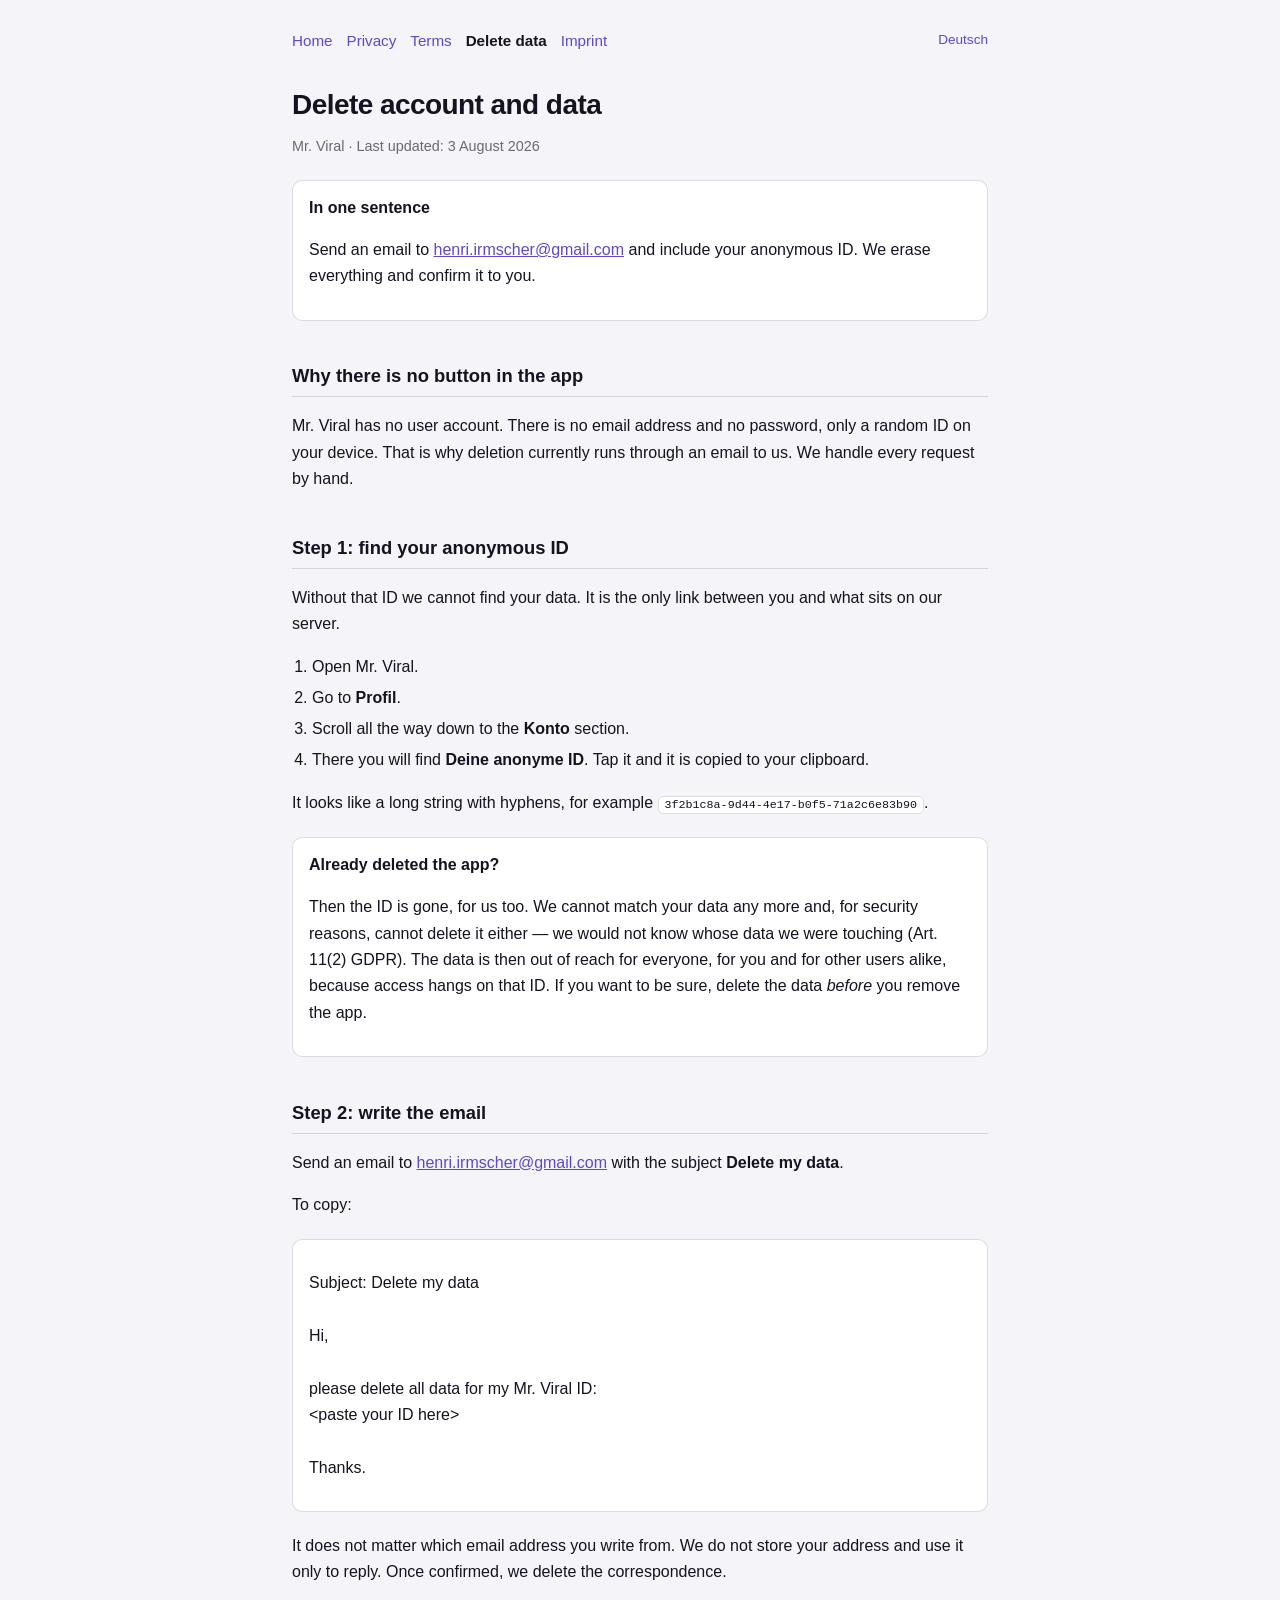
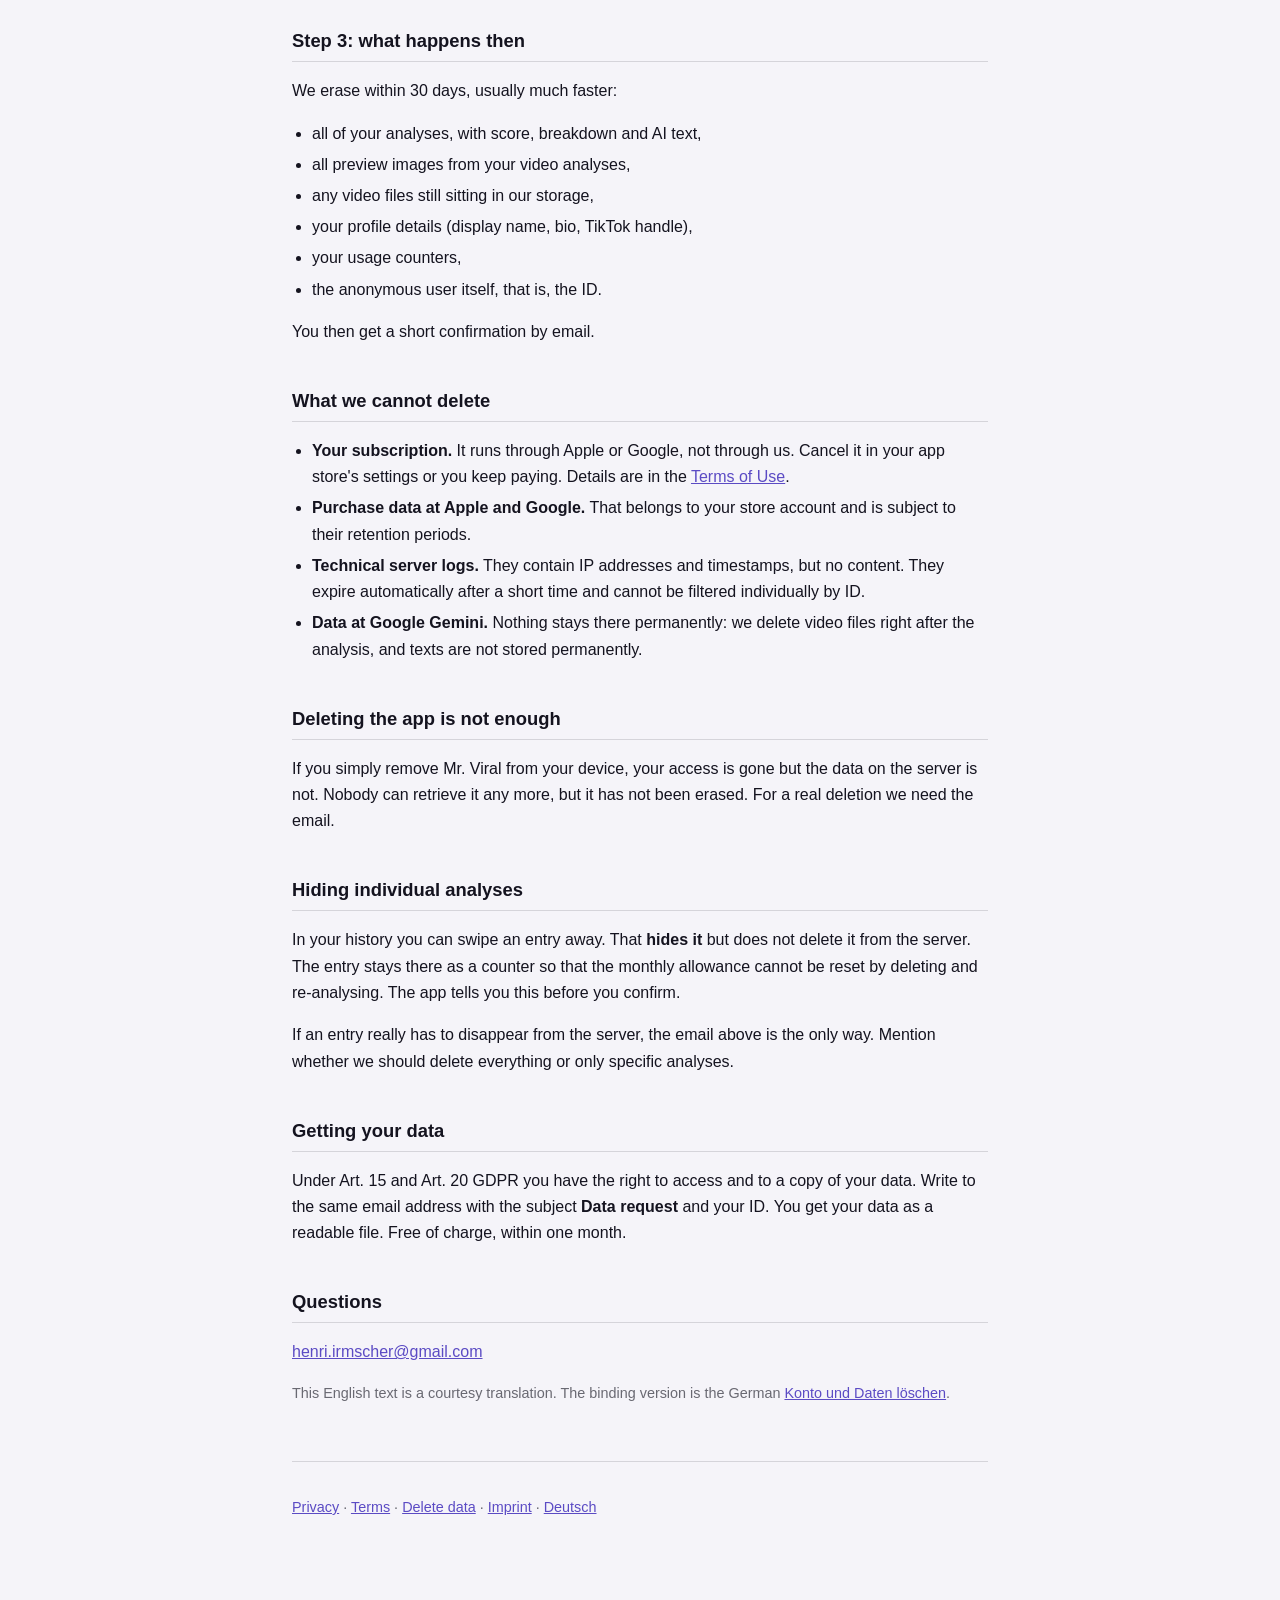
<file: en/delete-account.html>
<!doctype html>
<html lang="en">

<head>
  <meta charset="utf-8" />
  <meta name="viewport" content="width=device-width, initial-scale=1" />
  <title>Delete account and data — Mr. Viral</title>
  <link rel="icon" href="../favicon.png" type="image/png" />
  <link rel="stylesheet" href="../style.css" />
</head>

<body>
  <p class="nav">
    <a href="./index.html">Home</a>
    <a href="./privacy.html">Privacy</a>
    <a href="./terms.html">Terms</a>
    <a href="./delete-account.html" aria-current="page">Delete data</a>
    <a href="./imprint.html">Imprint</a>
    <a class="lang" href="../delete-account.html">Deutsch</a>
  </p>

  <h1>Delete account and data</h1>
  <p class="meta">Mr. Viral · Last updated: 3 August 2026</p>

  <div class="note">
    <strong>In one sentence</strong>
    <p>
      Send an email to <a href="mailto:henri.irmscher@gmail.com?subject=Delete%20my%20data">
        henri.irmscher@gmail.com</a> and include your anonymous ID. We erase everything and confirm it to you.
    </p>
  </div>

  <h2>Why there is no button in the app</h2>
  <p>
    Mr. Viral has no user account. There is no email address and no password, only a random ID on your device. That
    is why deletion currently runs through an email to us. We handle every request by hand.
  </p>

  <h2>Step 1: find your anonymous ID</h2>
  <p>
    Without that ID we cannot find your data. It is the only link between you and what sits on our server.
  </p>
  <ol>
    <li>Open Mr. Viral.</li>
    <li>Go to <strong>Profil</strong>.</li>
    <li>Scroll all the way down to the <strong>Konto</strong> section.</li>
    <li>There you will find <strong>Deine anonyme ID</strong>. Tap it and it is copied to your clipboard.</li>
  </ol>
  <p>
    It looks like a long string with hyphens, for example
    <code>3f2b1c8a-9d44-4e17-b0f5-71a2c6e83b90</code>.
  </p>

  <div class="note">
    <strong>Already deleted the app?</strong>
    <p>
      Then the ID is gone, for us too. We cannot match your data any more and, for security reasons, cannot
      delete it either — we would not know whose data we were touching (Art. 11(2) GDPR). The data is then out of
      reach for everyone, for you and for other users alike, because access hangs on that ID. If you want to be
      sure, delete the data <em>before</em> you remove the app.
    </p>
  </div>

  <h2>Step 2: write the email</h2>
  <p>
    Send an email to <a href="mailto:henri.irmscher@gmail.com?subject=Delete%20my%20data">
      henri.irmscher@gmail.com</a> with the subject <strong>Delete my data</strong>.
  </p>
  <p>To copy:</p>
  <div class="note">
    <p>
      Subject: Delete my data<br /><br />
      Hi,<br /><br />
      please delete all data for my Mr. Viral ID:<br />
      &lt;paste your ID here&gt;<br /><br />
      Thanks.
    </p>
  </div>
  <p>
    It does not matter which email address you write from. We do not store your address and use it only to reply.
    Once confirmed, we delete the correspondence.
  </p>

  <h2>Step 3: what happens then</h2>
  <p>We erase within 30 days, usually much faster:</p>
  <ul>
    <li>all of your analyses, with score, breakdown and AI text,</li>
    <li>all preview images from your video analyses,</li>
    <li>any video files still sitting in our storage,</li>
    <li>your profile details (display name, bio, TikTok handle),</li>
    <li>your usage counters,</li>
    <li>the anonymous user itself, that is, the ID.</li>
  </ul>
  <p>You then get a short confirmation by email.</p>

  <h2>What we cannot delete</h2>
  <ul>
    <li><strong>Your subscription.</strong> It runs through Apple or Google, not through us. Cancel it in your
      app store's settings or you keep paying. Details are in the <a href="./terms.html">Terms of Use</a>.</li>
    <li><strong>Purchase data at Apple and Google.</strong> That belongs to your store account and is subject to
      their retention periods.</li>
    <li><strong>Technical server logs.</strong> They contain IP addresses and timestamps, but no content. They
      expire automatically after a short time and cannot be filtered individually by ID.</li>
    <li><strong>Data at Google Gemini.</strong> Nothing stays there permanently: we delete video files right
      after the analysis, and texts are not stored permanently.</li>
  </ul>

  <h2>Deleting the app is not enough</h2>
  <p>
    If you simply remove Mr. Viral from your device, your access is gone but the data on the server is not. Nobody
    can retrieve it any more, but it has not been erased. For a real deletion we need the email.
  </p>

  <h2>Hiding individual analyses</h2>
  <p>
    In your history you can swipe an entry away. That <strong>hides it</strong> but does not delete it from the
    server. The entry stays there as a counter so that the monthly allowance cannot be reset by deleting and
    re-analysing. The app tells you this before you confirm.
  </p>
  <p>
    If an entry really has to disappear from the server, the email above is the only way. Mention whether we
    should delete everything or only specific analyses.
  </p>

  <h2>Getting your data</h2>
  <p>
    Under Art. 15 and Art. 20 GDPR you have the right to access and to a copy of your data. Write to the same
    email address with the subject <strong>Data request</strong> and your ID. You get your data as a readable
    file. Free of charge, within one month.
  </p>

  <h2>Questions</h2>
  <p>
    <a href="mailto:henri.irmscher@gmail.com">henri.irmscher@gmail.com</a>
  </p>

  <p class="meta">
    This English text is a courtesy translation. The binding version is the German
    <a href="../delete-account.html">Konto und Daten löschen</a>.
  </p>

  <footer>
    <p>
      <a href="./privacy.html">Privacy</a> ·
      <a href="./terms.html">Terms</a> ·
      <a href="./delete-account.html">Delete data</a> ·
      <a href="./imprint.html">Imprint</a> ·
      <a href="../delete-account.html">Deutsch</a>
    </p>
  </footer>
</body>

</html>
</file>
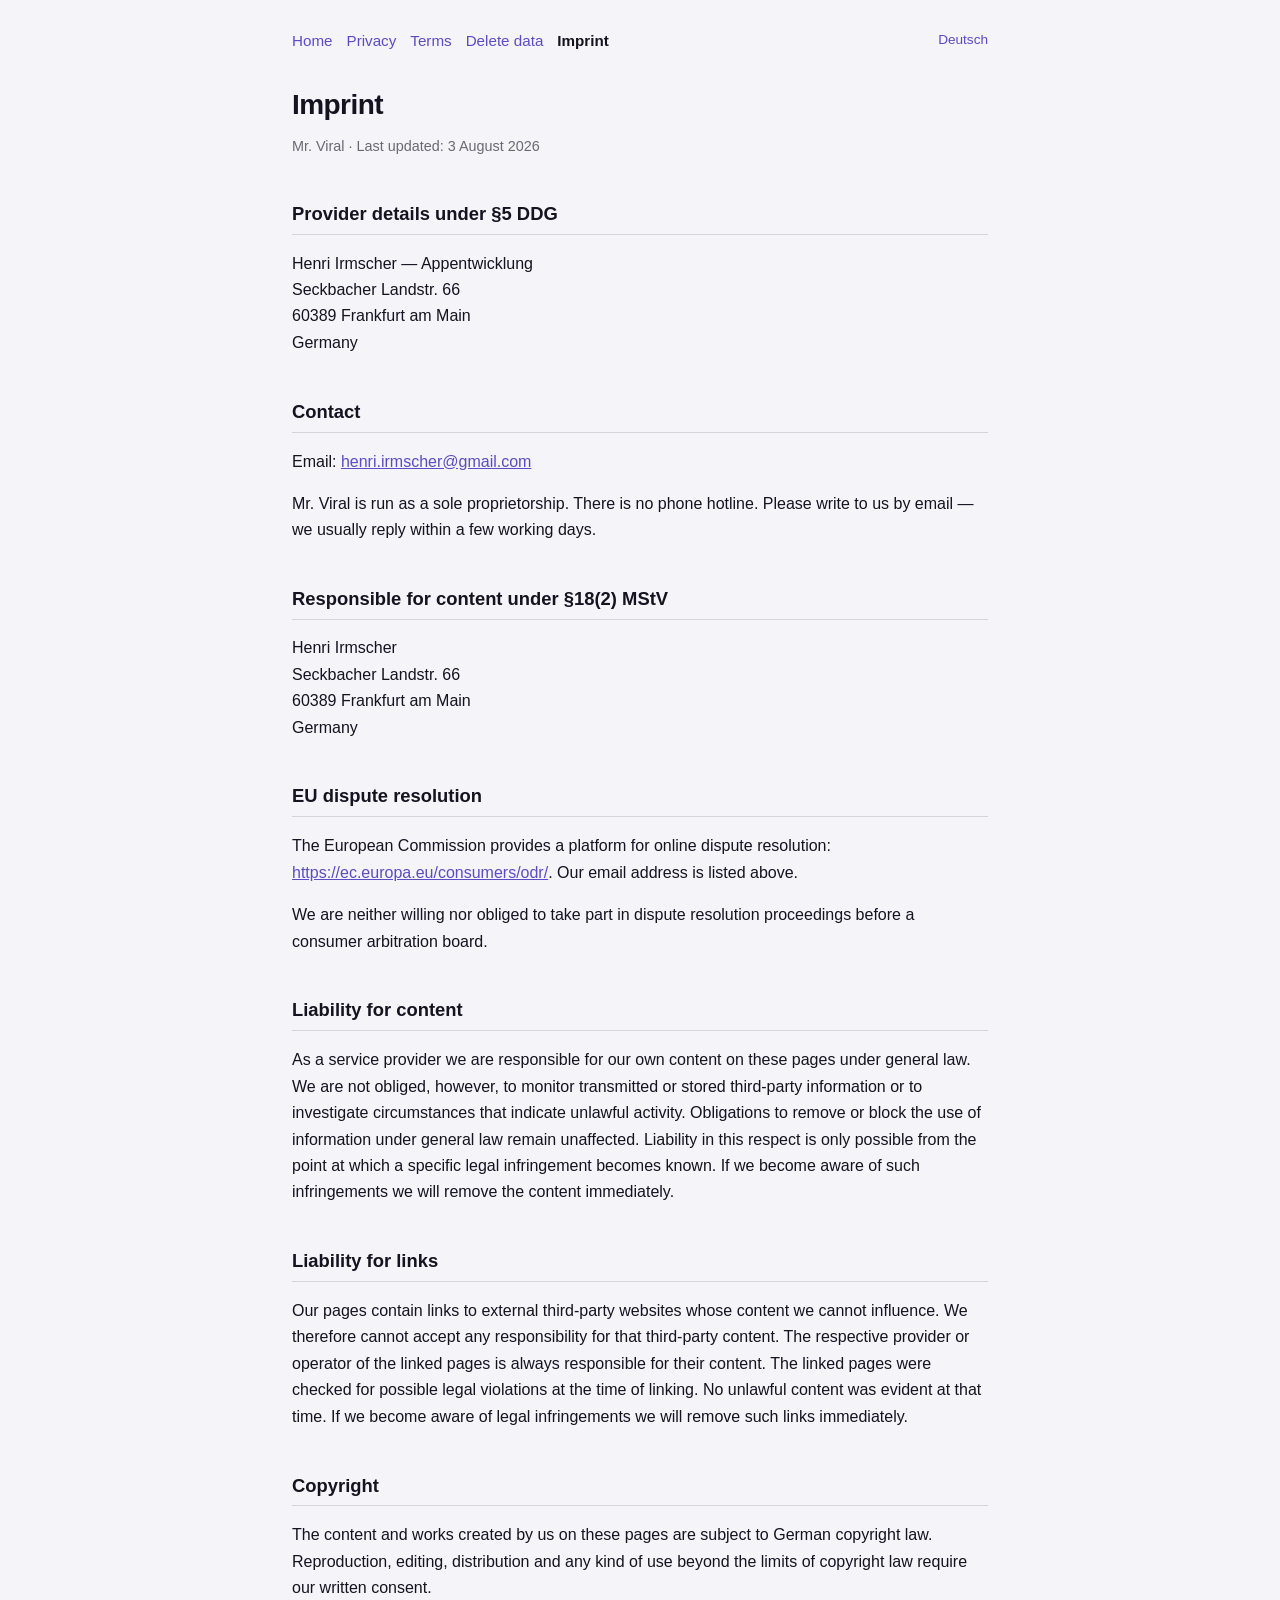
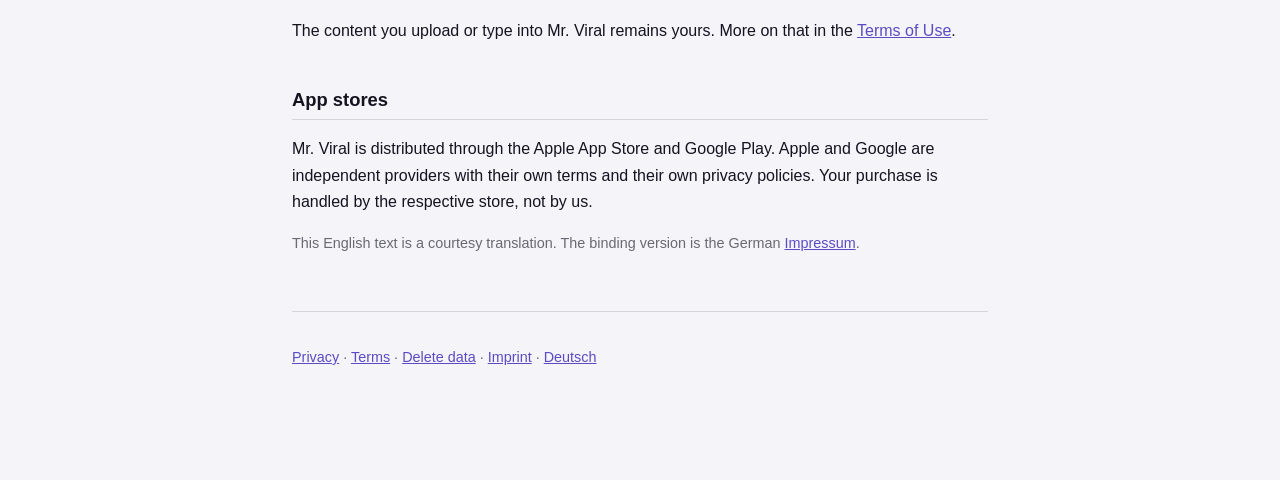
<file: en/imprint.html>
<!doctype html>
<html lang="en">

<head>
  <meta charset="utf-8" />
  <meta name="viewport" content="width=device-width, initial-scale=1" />
  <title>Imprint — Mr. Viral</title>
  <link rel="icon" href="../favicon.png" type="image/png" />
  <link rel="stylesheet" href="../style.css" />
</head>

<body>
  <p class="nav">
    <a href="./index.html">Home</a>
    <a href="./privacy.html">Privacy</a>
    <a href="./terms.html">Terms</a>
    <a href="./delete-account.html">Delete data</a>
    <a href="./imprint.html" aria-current="page">Imprint</a>
    <a class="lang" href="../imprint.html">Deutsch</a>
  </p>

  <h1>Imprint</h1>
  <p class="meta">Mr. Viral · Last updated: 3 August 2026</p>

  <h2>Provider details under §5 DDG</h2>
  <address>
    Henri Irmscher — Appentwicklung<br />
    Seckbacher Landstr. 66<br />
    60389 Frankfurt am Main<br />
    Germany
  </address>

  <h2>Contact</h2>
  <p>
    Email: <a href="mailto:henri.irmscher@gmail.com">henri.irmscher@gmail.com</a>
  </p>
  <p>
    Mr. Viral is run as a sole proprietorship. There is no phone hotline. Please write to us by email — we usually
    reply within a few working days.
  </p>

  <h2>Responsible for content under §18(2) MStV</h2>
  <address>
    Henri Irmscher<br />
    Seckbacher Landstr. 66<br />
    60389 Frankfurt am Main<br />
    Germany
  </address>

  <h2>EU dispute resolution</h2>
  <p>
    The European Commission provides a platform for online dispute resolution:
    <a href="https://ec.europa.eu/consumers/odr/" rel="noopener">https://ec.europa.eu/consumers/odr/</a>. Our
    email address is listed above.
  </p>
  <p>
    We are neither willing nor obliged to take part in dispute resolution proceedings before a consumer
    arbitration board.
  </p>

  <h2>Liability for content</h2>
  <p>
    As a service provider we are responsible for our own content on these pages under general law. We are not
    obliged, however, to monitor transmitted or stored third-party information or to investigate circumstances
    that indicate unlawful activity. Obligations to remove or block the use of information under general law
    remain unaffected. Liability in this respect is only possible from the point at which a specific legal
    infringement becomes known. If we become aware of such infringements we will remove the content immediately.
  </p>

  <h2>Liability for links</h2>
  <p>
    Our pages contain links to external third-party websites whose content we cannot influence. We therefore
    cannot accept any responsibility for that third-party content. The respective provider or operator of the
    linked pages is always responsible for their content. The linked pages were checked for possible legal
    violations at the time of linking. No unlawful content was evident at that time. If we become aware of legal
    infringements we will remove such links immediately.
  </p>

  <h2>Copyright</h2>
  <p>
    The content and works created by us on these pages are subject to German copyright law. Reproduction,
    editing, distribution and any kind of use beyond the limits of copyright law require our written consent.
  </p>
  <p>
    The content you upload or type into Mr. Viral remains yours. More on that in the
    <a href="./terms.html">Terms of Use</a>.
  </p>

  <h2>App stores</h2>
  <p>
    Mr. Viral is distributed through the Apple App Store and Google Play. Apple and Google are independent
    providers with their own terms and their own privacy policies. Your purchase is handled by the respective
    store, not by us.
  </p>

  <p class="meta">
    This English text is a courtesy translation. The binding version is the German
    <a href="../imprint.html">Impressum</a>.
  </p>

  <footer>
    <p>
      <a href="./privacy.html">Privacy</a> ·
      <a href="./terms.html">Terms</a> ·
      <a href="./delete-account.html">Delete data</a> ·
      <a href="./imprint.html">Imprint</a> ·
      <a href="../imprint.html">Deutsch</a>
    </p>
  </footer>
</body>

</html>
</file>
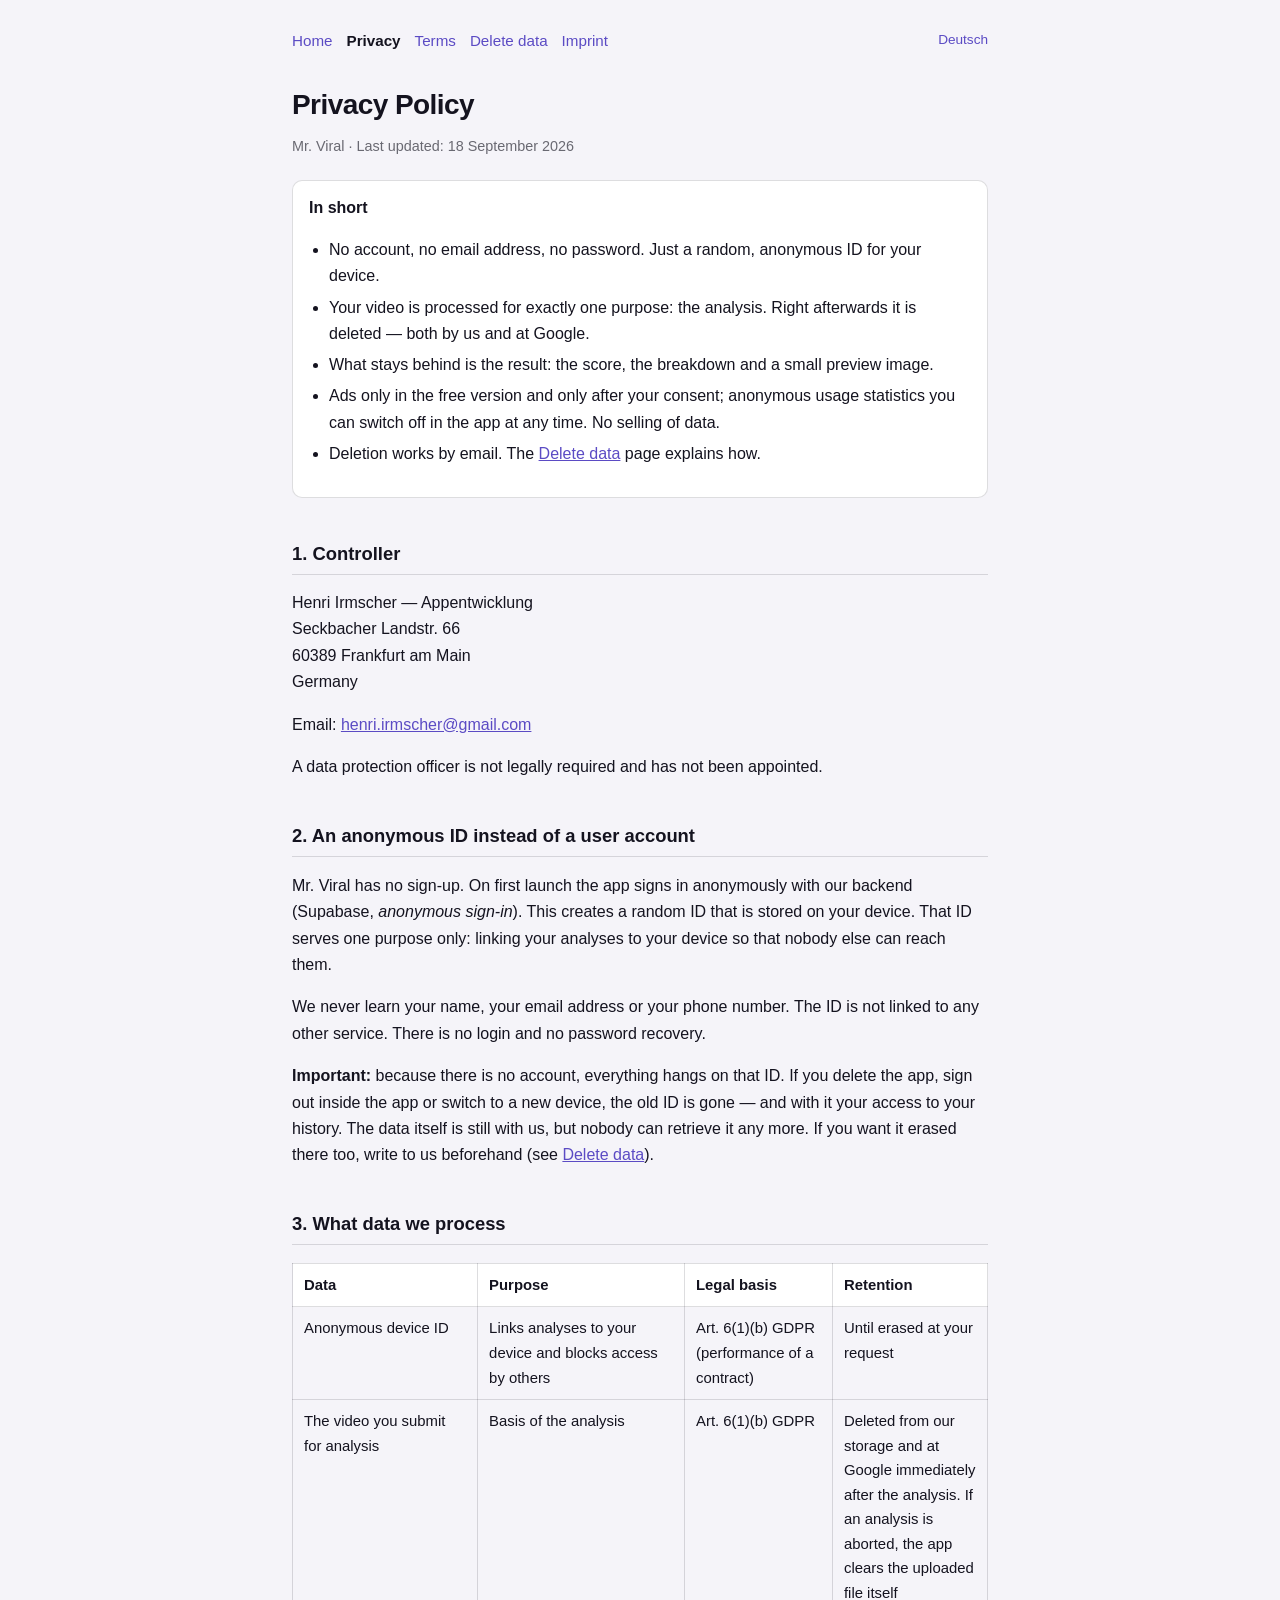
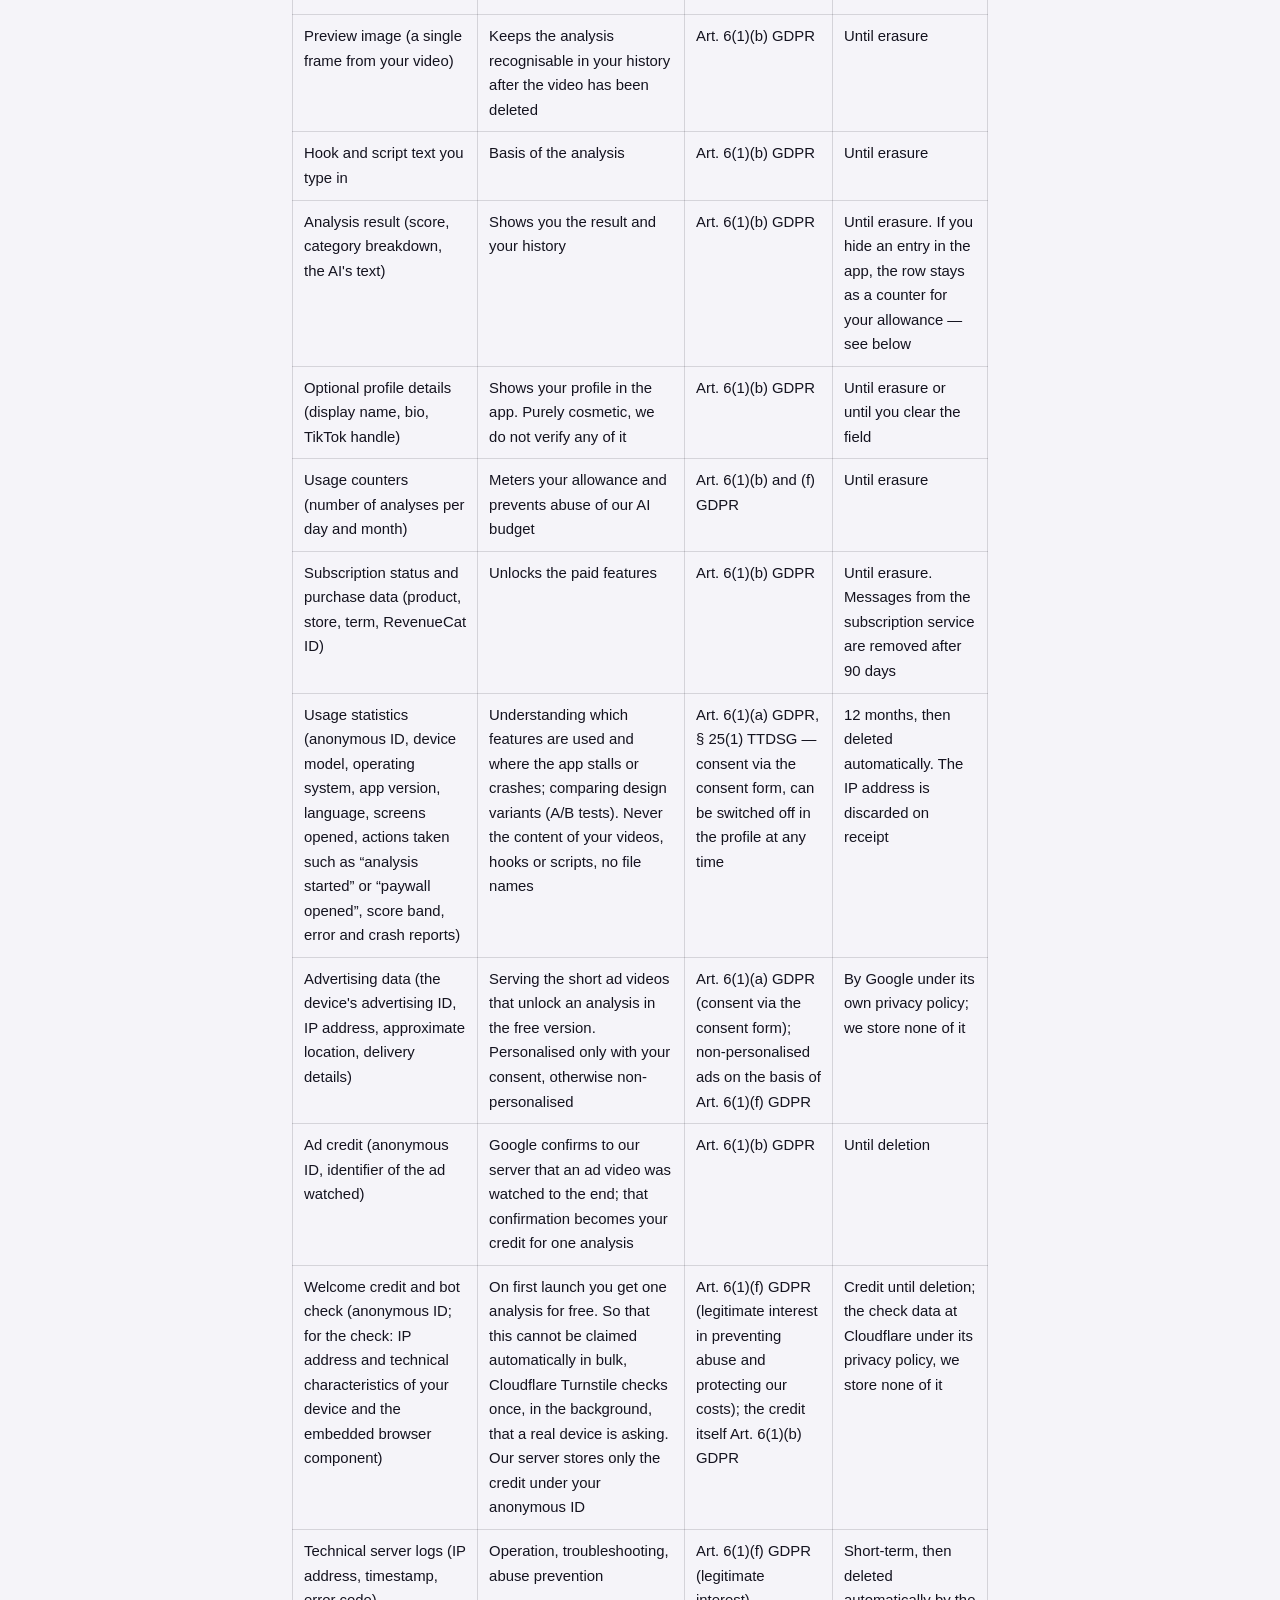
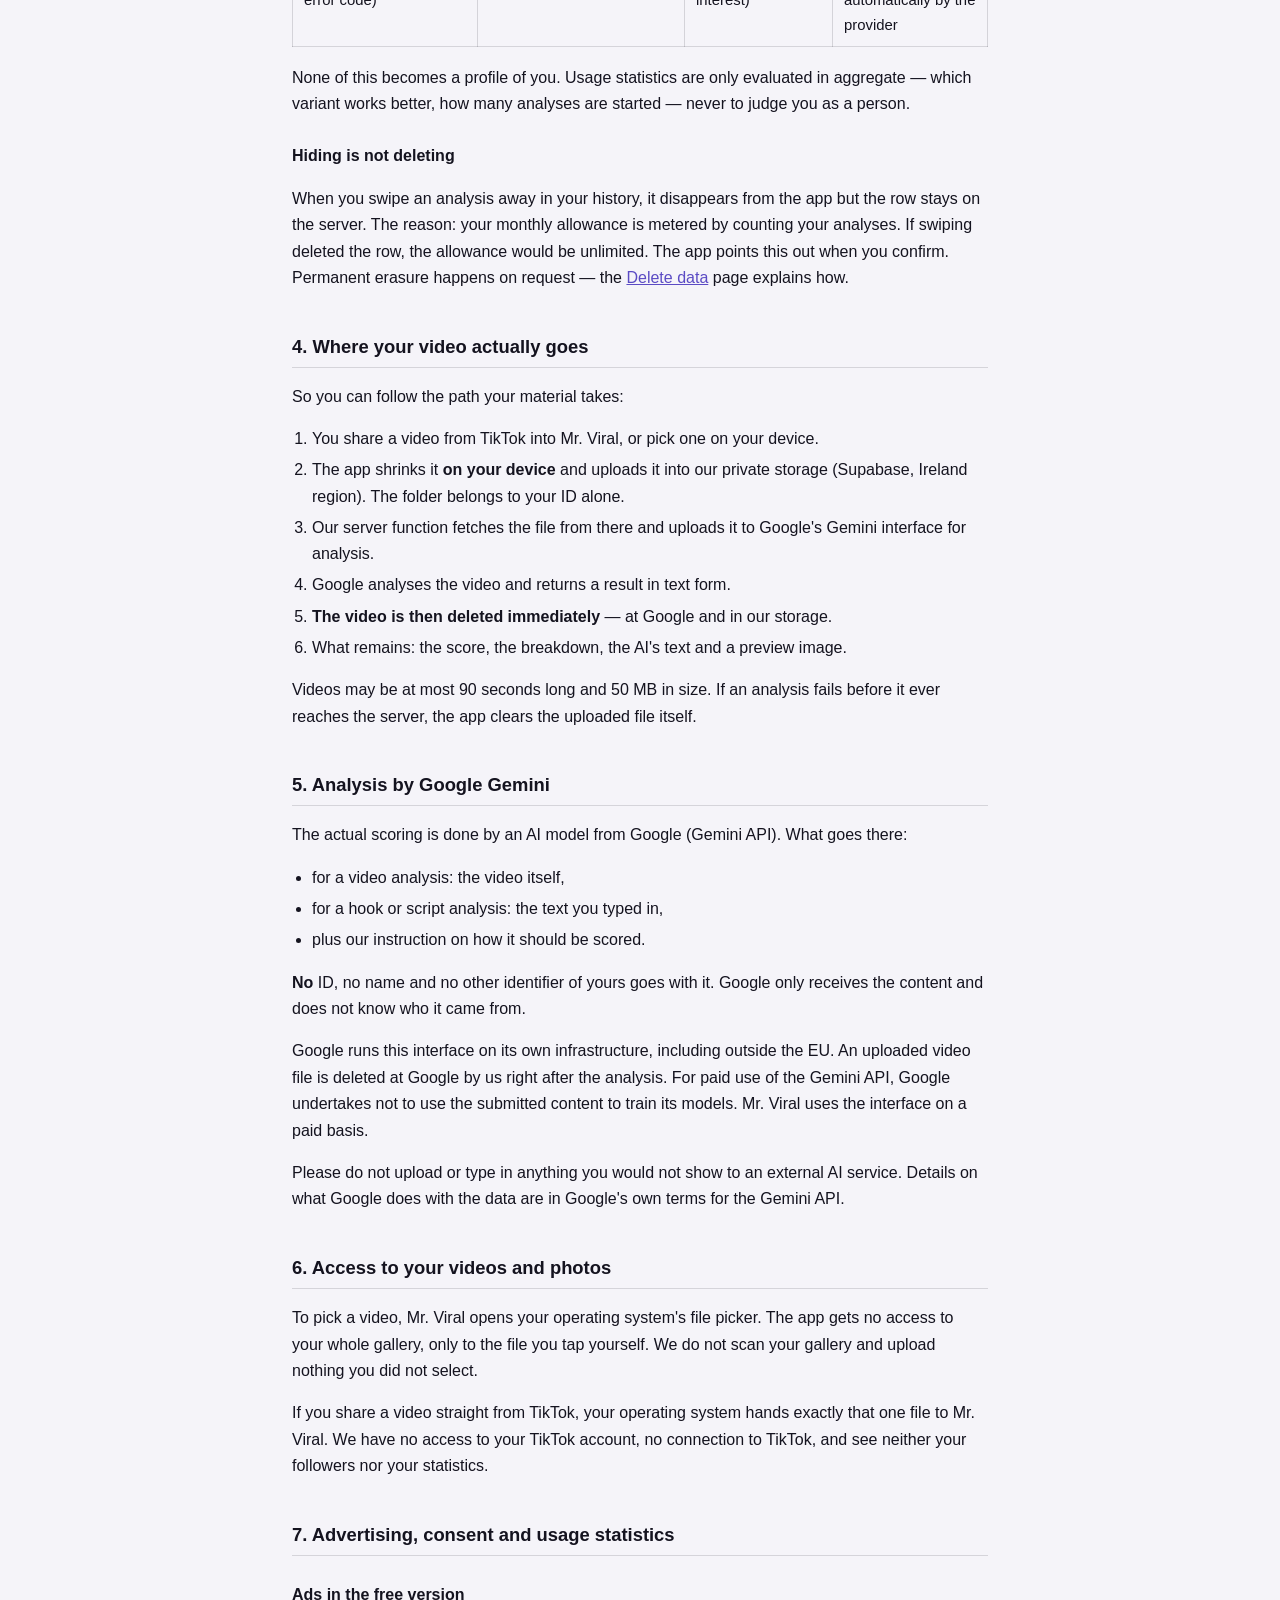
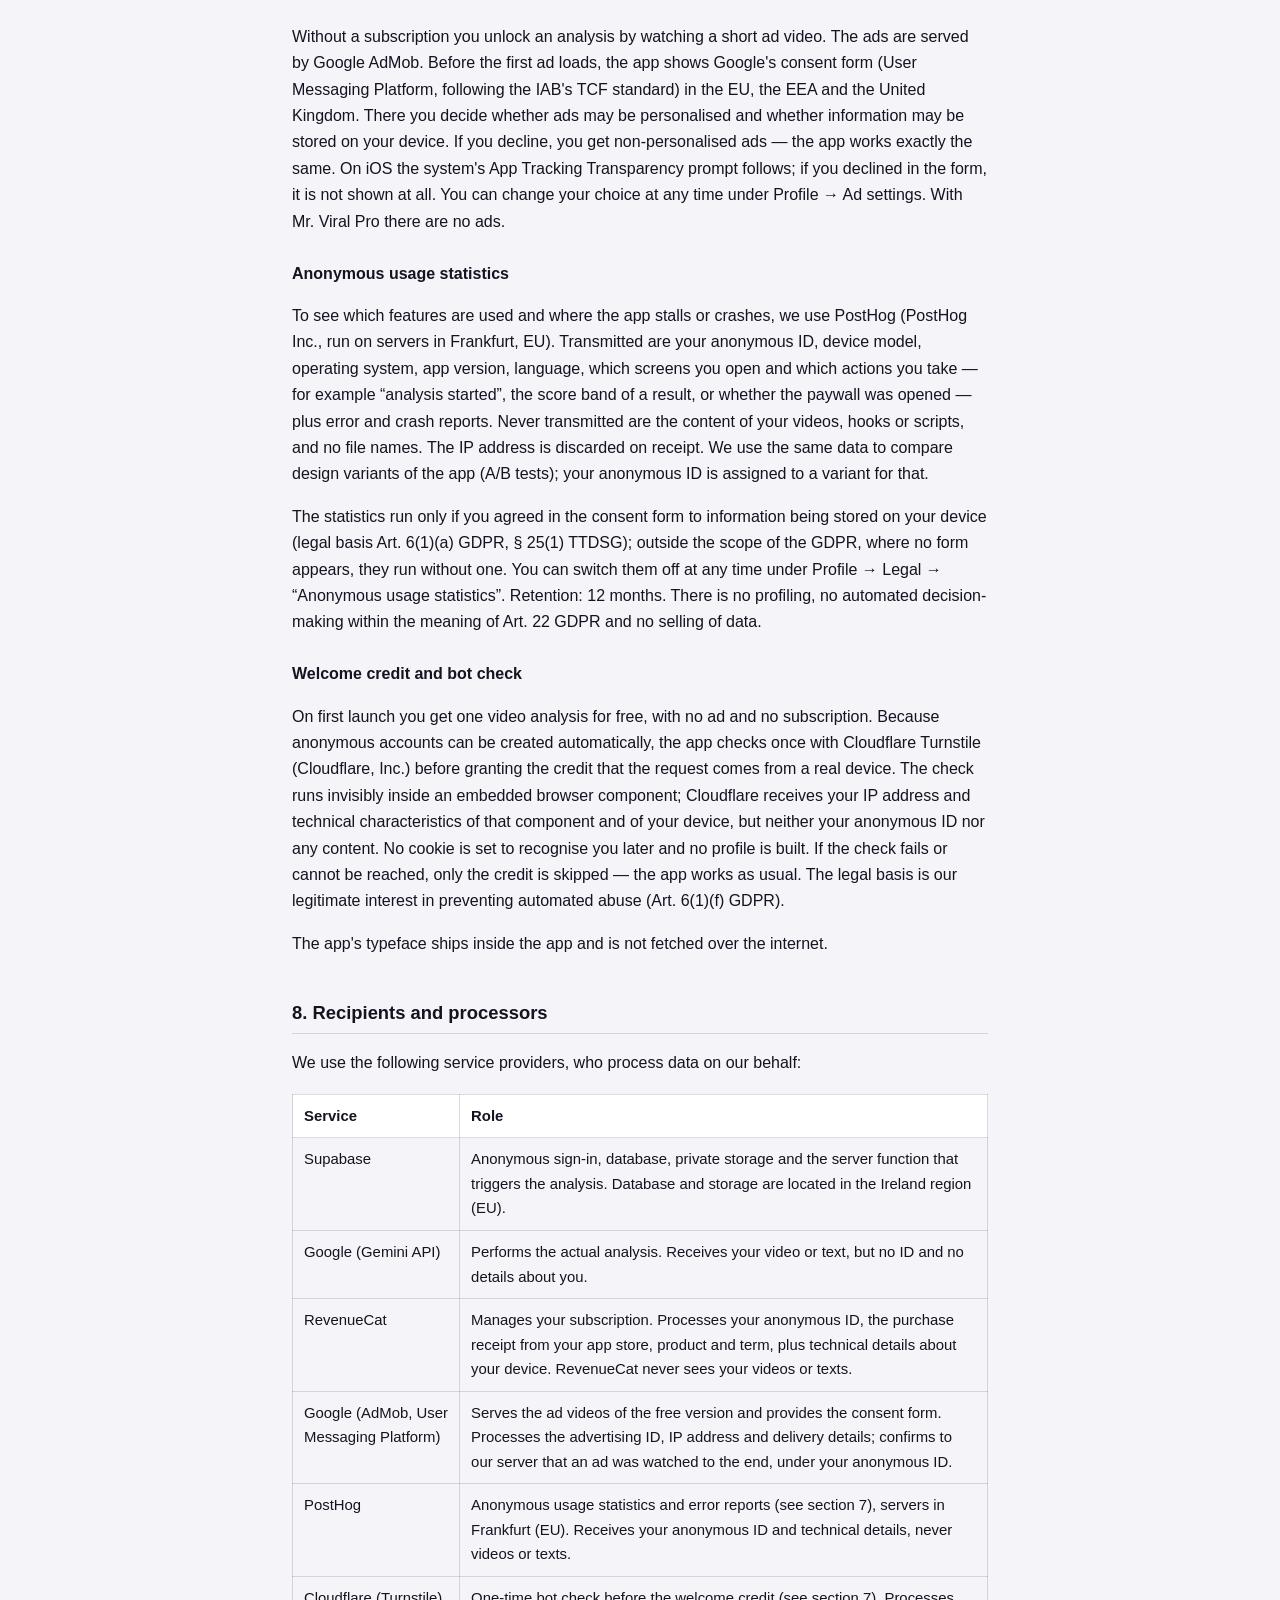
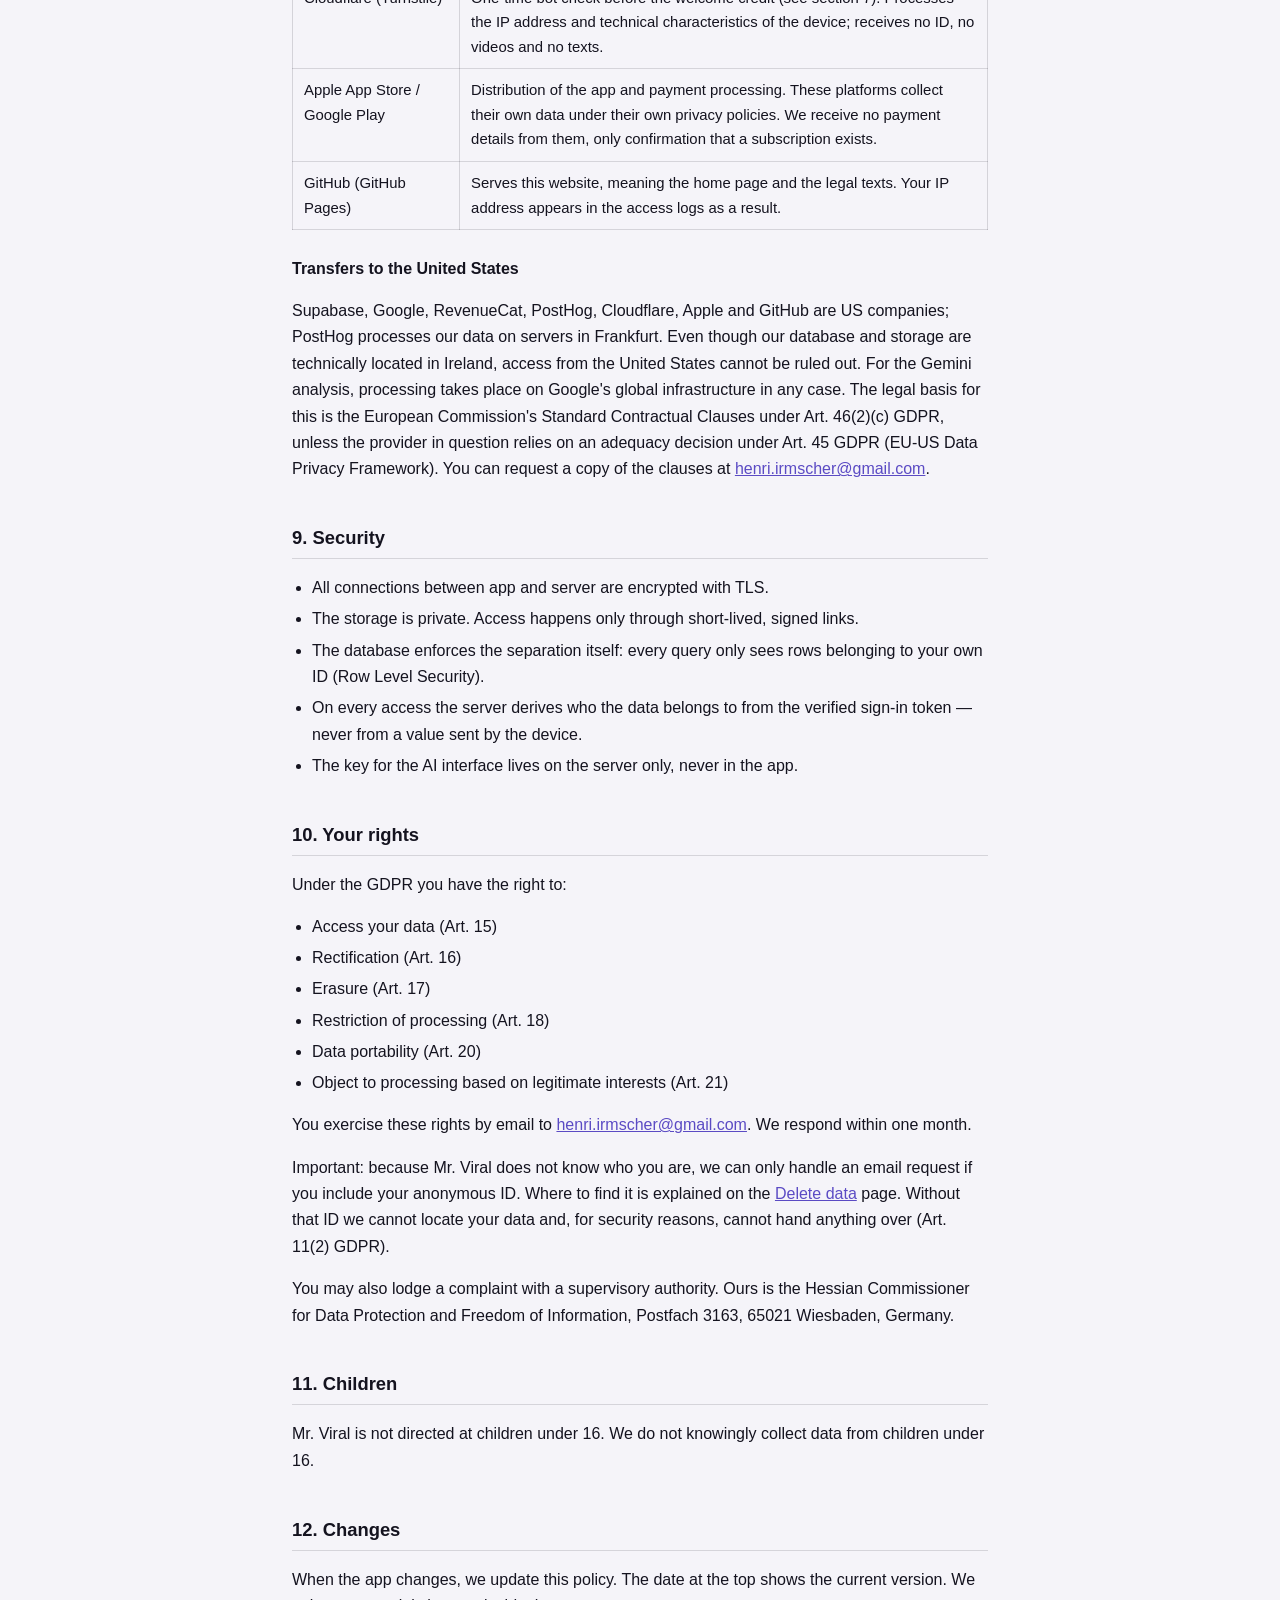
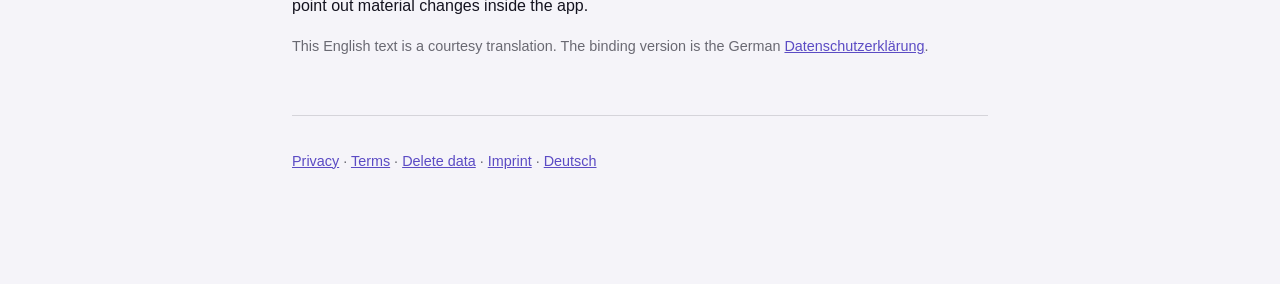
<file: en/privacy.html>
<!doctype html>
<html lang="en">

<head>
  <meta charset="utf-8" />
  <meta name="viewport" content="width=device-width, initial-scale=1" />
  <title>Privacy Policy — Mr. Viral</title>
  <link rel="icon" href="../favicon.png" type="image/png" />
  <link rel="stylesheet" href="../style.css" />
</head>

<body>
  <p class="nav">
    <a href="./index.html">Home</a>
    <a href="./privacy.html" aria-current="page">Privacy</a>
    <a href="./terms.html">Terms</a>
    <a href="./delete-account.html">Delete data</a>
    <a href="./imprint.html">Imprint</a>
    <a class="lang" href="../privacy.html">Deutsch</a>
  </p>

  <h1>Privacy Policy</h1>
  <p class="meta">Mr. Viral · Last updated: 18 September 2026</p>

  <div class="note">
    <strong>In short</strong>
    <ul>
      <li>No account, no email address, no password. Just a random, anonymous ID for your device.</li>
      <li>Your video is processed for exactly one purpose: the analysis. Right afterwards it is deleted — both
        by us and at Google.</li>
      <li>What stays behind is the result: the score, the breakdown and a small preview image.</li>
      <li>Ads only in the free version and only after your consent; anonymous usage statistics you can
        switch off in the app at any time. No selling of data.</li>
      <li>Deletion works by email. The <a href="./delete-account.html">Delete data</a> page explains how.</li>
    </ul>
  </div>

  <h2>1. Controller</h2>
  <address>
    Henri Irmscher — Appentwicklung<br />
    Seckbacher Landstr. 66<br />
    60389 Frankfurt am Main<br />
    Germany
  </address>
  <p>Email: <a href="mailto:henri.irmscher@gmail.com">henri.irmscher@gmail.com</a></p>
  <p>A data protection officer is not legally required and has not been appointed.</p>

  <h2>2. An anonymous ID instead of a user account</h2>
  <p>
    Mr. Viral has no sign-up. On first launch the app signs in anonymously with our backend (Supabase,
    <em>anonymous sign-in</em>). This creates a random ID that is stored on your device. That ID serves one
    purpose only: linking your analyses to your device so that nobody else can reach them.
  </p>
  <p>
    We never learn your name, your email address or your phone number. The ID is not linked to any other service.
    There is no login and no password recovery.
  </p>
  <p>
    <strong>Important:</strong> because there is no account, everything hangs on that ID. If you delete the app,
    sign out inside the app or switch to a new device, the old ID is gone — and with it your access to your
    history. The data itself is still with us, but nobody can retrieve it any more. If you want it erased there
    too, write to us beforehand (see <a href="./delete-account.html">Delete data</a>).
  </p>

  <h2>3. What data we process</h2>

  <table>
    <thead>
      <tr>
        <th>Data</th>
        <th>Purpose</th>
        <th>Legal basis</th>
        <th>Retention</th>
      </tr>
    </thead>
    <tbody>
      <tr>
        <td>Anonymous device ID</td>
        <td>Links analyses to your device and blocks access by others</td>
        <td>Art. 6(1)(b) GDPR (performance of a contract)</td>
        <td>Until erased at your request</td>
      </tr>
      <tr>
        <td>The video you submit for analysis</td>
        <td>Basis of the analysis</td>
        <td>Art. 6(1)(b) GDPR</td>
        <td>Deleted from our storage and at Google immediately after the analysis. If an analysis is aborted, the
          app clears the uploaded file itself</td>
      </tr>
      <tr>
        <td>Preview image (a single frame from your video)</td>
        <td>Keeps the analysis recognisable in your history after the video has been deleted</td>
        <td>Art. 6(1)(b) GDPR</td>
        <td>Until erasure</td>
      </tr>
      <tr>
        <td>Hook and script text you type in</td>
        <td>Basis of the analysis</td>
        <td>Art. 6(1)(b) GDPR</td>
        <td>Until erasure</td>
      </tr>
      <tr>
        <td>Analysis result (score, category breakdown, the AI's text)</td>
        <td>Shows you the result and your history</td>
        <td>Art. 6(1)(b) GDPR</td>
        <td>Until erasure. If you hide an entry in the app, the row stays as a counter for your allowance — see
          below</td>
      </tr>
      <tr>
        <td>Optional profile details (display name, bio, TikTok handle)</td>
        <td>Shows your profile in the app. Purely cosmetic, we do not verify any of it</td>
        <td>Art. 6(1)(b) GDPR</td>
        <td>Until erasure or until you clear the field</td>
      </tr>
      <tr>
        <td>Usage counters (number of analyses per day and month)</td>
        <td>Meters your allowance and prevents abuse of our AI budget</td>
        <td>Art. 6(1)(b) and (f) GDPR</td>
        <td>Until erasure</td>
      </tr>
      <tr>
        <td>Subscription status and purchase data (product, store, term, RevenueCat ID)</td>
        <td>Unlocks the paid features</td>
        <td>Art. 6(1)(b) GDPR</td>
        <td>Until erasure. Messages from the subscription service are removed after 90 days</td>
      </tr>
      <tr>
        <td>Usage statistics (anonymous ID, device model, operating system, app version, language, screens
          opened, actions taken such as “analysis started” or “paywall opened”, score band, error and crash
          reports)</td>
        <td>Understanding which features are used and where the app stalls or crashes; comparing design variants
          (A/B tests). Never the content of your videos, hooks or scripts, no file names</td>
        <td>Art. 6(1)(a) GDPR, § 25(1) TTDSG — consent via the consent form, can be switched off in the profile
          at any time</td>
        <td>12 months, then deleted automatically. The IP address is discarded on receipt</td>
      </tr>
      <tr>
        <td>Advertising data (the device's advertising ID, IP address, approximate location, delivery details)</td>
        <td>Serving the short ad videos that unlock an analysis in the free version. Personalised only with your
          consent, otherwise non-personalised</td>
        <td>Art. 6(1)(a) GDPR (consent via the consent form); non-personalised ads on the basis of
          Art. 6(1)(f) GDPR</td>
        <td>By Google under its own privacy policy; we store none of it</td>
      </tr>
      <tr>
        <td>Ad credit (anonymous ID, identifier of the ad watched)</td>
        <td>Google confirms to our server that an ad video was watched to the end; that confirmation becomes your
          credit for one analysis</td>
        <td>Art. 6(1)(b) GDPR</td>
        <td>Until deletion</td>
      </tr>
      <tr>
        <td>Welcome credit and bot check (anonymous ID; for the check: IP address and technical characteristics
          of your device and the embedded browser component)</td>
        <td>On first launch you get one analysis for free. So that this cannot be claimed automatically in bulk,
          Cloudflare Turnstile checks once, in the background, that a real device is asking. Our server stores
          only the credit under your anonymous ID</td>
        <td>Art. 6(1)(f) GDPR (legitimate interest in preventing abuse and protecting our costs); the credit
          itself Art. 6(1)(b) GDPR</td>
        <td>Credit until deletion; the check data at Cloudflare under its privacy policy, we store none of it</td>
      </tr>
      <tr>
        <td>Technical server logs (IP address, timestamp, error code)</td>
        <td>Operation, troubleshooting, abuse prevention</td>
        <td>Art. 6(1)(f) GDPR (legitimate interest)</td>
        <td>Short-term, then deleted automatically by the provider</td>
      </tr>
    </tbody>
  </table>

  <p>
    None of this becomes a profile of you. Usage statistics are only evaluated in aggregate — which variant
    works better, how many analyses are started — never to judge you as a person.
  </p>

  <h3>Hiding is not deleting</h3>
  <p>
    When you swipe an analysis away in your history, it disappears from the app but the row stays on the server.
    The reason: your monthly allowance is metered by counting your analyses. If swiping deleted the row, the
    allowance would be unlimited. The app points this out when you confirm. Permanent erasure happens on request
    — the <a href="./delete-account.html">Delete data</a> page explains how.
  </p>

  <h2>4. Where your video actually goes</h2>
  <p>So you can follow the path your material takes:</p>
  <ol>
    <li>You share a video from TikTok into Mr. Viral, or pick one on your device.</li>
    <li>The app shrinks it <strong>on your device</strong> and uploads it into our private storage (Supabase,
      Ireland region). The folder belongs to your ID alone.</li>
    <li>Our server function fetches the file from there and uploads it to Google's Gemini interface for analysis.
    </li>
    <li>Google analyses the video and returns a result in text form.</li>
    <li><strong>The video is then deleted immediately</strong> — at Google and in our storage.</li>
    <li>What remains: the score, the breakdown, the AI's text and a preview image.</li>
  </ol>
  <p>
    Videos may be at most 90 seconds long and 50 MB in size. If an analysis fails before it ever reaches the
    server, the app clears the uploaded file itself.
  </p>

  <h2>5. Analysis by Google Gemini</h2>
  <p>The actual scoring is done by an AI model from Google (Gemini API). What goes there:</p>
  <ul>
    <li>for a video analysis: the video itself,</li>
    <li>for a hook or script analysis: the text you typed in,</li>
    <li>plus our instruction on how it should be scored.</li>
  </ul>
  <p>
    <strong>No</strong> ID, no name and no other identifier of yours goes with it. Google only receives the
    content and does not know who it came from.
  </p>
  <p>
    Google runs this interface on its own infrastructure, including outside the EU. An uploaded video file is
    deleted at Google by us right after the analysis. For paid use of the Gemini API, Google undertakes not to use
    the submitted content to train its models. Mr. Viral uses the interface on a paid basis.
  </p>
  <p>
    Please do not upload or type in anything you would not show to an external AI service. Details on what Google
    does with the data are in Google's own terms for the Gemini API.
  </p>

  <h2>6. Access to your videos and photos</h2>
  <p>
    To pick a video, Mr. Viral opens your operating system's file picker. The app gets no access to your whole
    gallery, only to the file you tap yourself. We do not scan your gallery and upload nothing you did not select.
  </p>
  <p>
    If you share a video straight from TikTok, your operating system hands exactly that one file to Mr. Viral. We
    have no access to your TikTok account, no connection to TikTok, and see neither your followers nor your
    statistics.
  </p>

  <h2>7. Advertising, consent and usage statistics</h2>
  <h3>Ads in the free version</h3>
  <p>
    Without a subscription you unlock an analysis by watching a short ad video. The ads are served by Google
    AdMob. Before the first ad loads, the app shows Google's consent form (User Messaging Platform, following the
    IAB's TCF standard) in the EU, the EEA and the United Kingdom. There you decide whether ads may be personalised
    and whether information may be stored on your device. If you decline, you get non-personalised ads — the app
    works exactly the same. On iOS the system's App Tracking Transparency prompt follows; if you declined in the
    form, it is not shown at all. You can change your choice at any time under Profile → Ad settings. With
    Mr. Viral Pro there are no ads.
  </p>
  <h3>Anonymous usage statistics</h3>
  <p>
    To see which features are used and where the app stalls or crashes, we use PostHog (PostHog Inc., run on
    servers in Frankfurt, EU). Transmitted are your anonymous ID, device model, operating system, app version,
    language, which screens you open and which actions you take — for example “analysis started”, the score band
    of a result, or whether the paywall was opened — plus error and crash reports. Never transmitted are the
    content of your videos, hooks or scripts, and no file names. The IP address is discarded on receipt. We use the
    same data to compare design variants of the app (A/B tests); your anonymous ID is assigned to a variant for
    that.
  </p>
  <p>
    The statistics run only if you agreed in the consent form to information being stored on your device (legal
    basis Art. 6(1)(a) GDPR, § 25(1) TTDSG); outside the scope of the GDPR, where no form appears, they run without
    one. You can switch them off at any time under Profile → Legal → “Anonymous usage statistics”. Retention:
    12 months. There is no profiling, no automated decision-making within the meaning of Art. 22 GDPR and no
    selling of data.
  </p>
  <h3>Welcome credit and bot check</h3>
  <p>
    On first launch you get one video analysis for free, with no ad and no subscription. Because anonymous
    accounts can be created automatically, the app checks once with Cloudflare Turnstile (Cloudflare, Inc.)
    before granting the credit that the request comes from a real device. The check runs invisibly inside an
    embedded browser component; Cloudflare receives your IP address and technical characteristics of that
    component and of your device, but neither your anonymous ID nor any content. No cookie is set to recognise
    you later and no profile is built. If the check fails or cannot be reached, only the credit is skipped — the
    app works as usual. The legal basis is our legitimate interest in preventing automated abuse
    (Art. 6(1)(f) GDPR).
  </p>
  <p>
    The app's typeface ships inside the app and is not fetched over the internet.
  </p>

  <h2>8. Recipients and processors</h2>
  <p>We use the following service providers, who process data on our behalf:</p>
  <table>
    <thead>
      <tr>
        <th>Service</th>
        <th>Role</th>
      </tr>
    </thead>
    <tbody>
      <tr>
        <td>Supabase</td>
        <td>Anonymous sign-in, database, private storage and the server function that triggers the analysis.
          Database and storage are located in the Ireland region (EU).</td>
      </tr>
      <tr>
        <td>Google (Gemini API)</td>
        <td>Performs the actual analysis. Receives your video or text, but no ID and no details about you.</td>
      </tr>
      <tr>
        <td>RevenueCat</td>
        <td>Manages your subscription. Processes your anonymous ID, the purchase receipt from your app store,
          product and term, plus technical details about your device. RevenueCat never sees your videos or texts.
        </td>
      </tr>
      <tr>
        <td>Google (AdMob, User Messaging Platform)</td>
        <td>Serves the ad videos of the free version and provides the consent form. Processes the advertising ID,
          IP address and delivery details; confirms to our server that an ad was watched to the end, under your
          anonymous ID.</td>
      </tr>
      <tr>
        <td>PostHog</td>
        <td>Anonymous usage statistics and error reports (see section 7), servers in Frankfurt (EU). Receives your
          anonymous ID and technical details, never videos or texts.</td>
      </tr>
      <tr>
        <td>Cloudflare (Turnstile)</td>
        <td>One-time bot check before the welcome credit (see section 7). Processes the IP address and technical
          characteristics of the device; receives no ID, no videos and no texts.</td>
      </tr>
      <tr>
        <td>Apple App Store / Google Play</td>
        <td>Distribution of the app and payment processing. These platforms collect their own data under their
          own privacy policies. We receive no payment details from them, only confirmation that a subscription
          exists.</td>
      </tr>
      <tr>
        <td>GitHub (GitHub Pages)</td>
        <td>Serves this website, meaning the home page and the legal texts. Your IP address appears in the
          access logs as a result.</td>
      </tr>
    </tbody>
  </table>

  <h3>Transfers to the United States</h3>
  <p>
    Supabase, Google, RevenueCat, PostHog, Cloudflare, Apple and GitHub are US companies; PostHog processes our data on
    servers in Frankfurt. Even though our database and storage are
    technically located in Ireland, access from the United States cannot be ruled out. For the Gemini analysis,
    processing takes place on Google's global infrastructure in any case. The legal basis for this is the
    European Commission's Standard Contractual Clauses under Art. 46(2)(c) GDPR, unless the provider in question
    relies on an adequacy decision under Art. 45 GDPR (EU-US Data Privacy Framework). You can request a copy of
    the clauses at <a href="mailto:henri.irmscher@gmail.com">henri.irmscher@gmail.com</a>.
  </p>

  <h2>9. Security</h2>
  <ul>
    <li>All connections between app and server are encrypted with TLS.</li>
    <li>The storage is private. Access happens only through short-lived, signed links.</li>
    <li>The database enforces the separation itself: every query only sees rows belonging to your own ID (Row
      Level Security).</li>
    <li>On every access the server derives who the data belongs to from the verified sign-in token — never from a
      value sent by the device.</li>
    <li>The key for the AI interface lives on the server only, never in the app.</li>
  </ul>

  <h2>10. Your rights</h2>
  <p>Under the GDPR you have the right to:</p>
  <ul>
    <li>Access your data (Art. 15)</li>
    <li>Rectification (Art. 16)</li>
    <li>Erasure (Art. 17)</li>
    <li>Restriction of processing (Art. 18)</li>
    <li>Data portability (Art. 20)</li>
    <li>Object to processing based on legitimate interests (Art. 21)</li>
  </ul>
  <p>
    You exercise these rights by email to
    <a href="mailto:henri.irmscher@gmail.com">henri.irmscher@gmail.com</a>. We respond within one month.
  </p>
  <p>
    Important: because Mr. Viral does not know who you are, we can only handle an email request if you include your
    anonymous ID. Where to find it is explained on the <a href="./delete-account.html">Delete data</a> page.
    Without that ID we cannot locate your data and, for security reasons, cannot hand anything over (Art. 11(2)
    GDPR).
  </p>
  <p>
    You may also lodge a complaint with a supervisory authority. Ours is the Hessian Commissioner for Data
    Protection and Freedom of Information, Postfach 3163, 65021 Wiesbaden, Germany.
  </p>

  <h2>11. Children</h2>
  <p>
    Mr. Viral is not directed at children under 16. We do not knowingly collect data from children under 16.
  </p>

  <h2>12. Changes</h2>
  <p>
    When the app changes, we update this policy. The date at the top shows the current version. We point out
    material changes inside the app.
  </p>

  <p class="meta">
    This English text is a courtesy translation. The binding version is the German
    <a href="../privacy.html">Datenschutzerklärung</a>.
  </p>

  <footer>
    <p>
      <a href="./privacy.html">Privacy</a> ·
      <a href="./terms.html">Terms</a> ·
      <a href="./delete-account.html">Delete data</a> ·
      <a href="./imprint.html">Imprint</a> ·
      <a href="../privacy.html">Deutsch</a>
    </p>
  </footer>
</body>

</html>
</file>
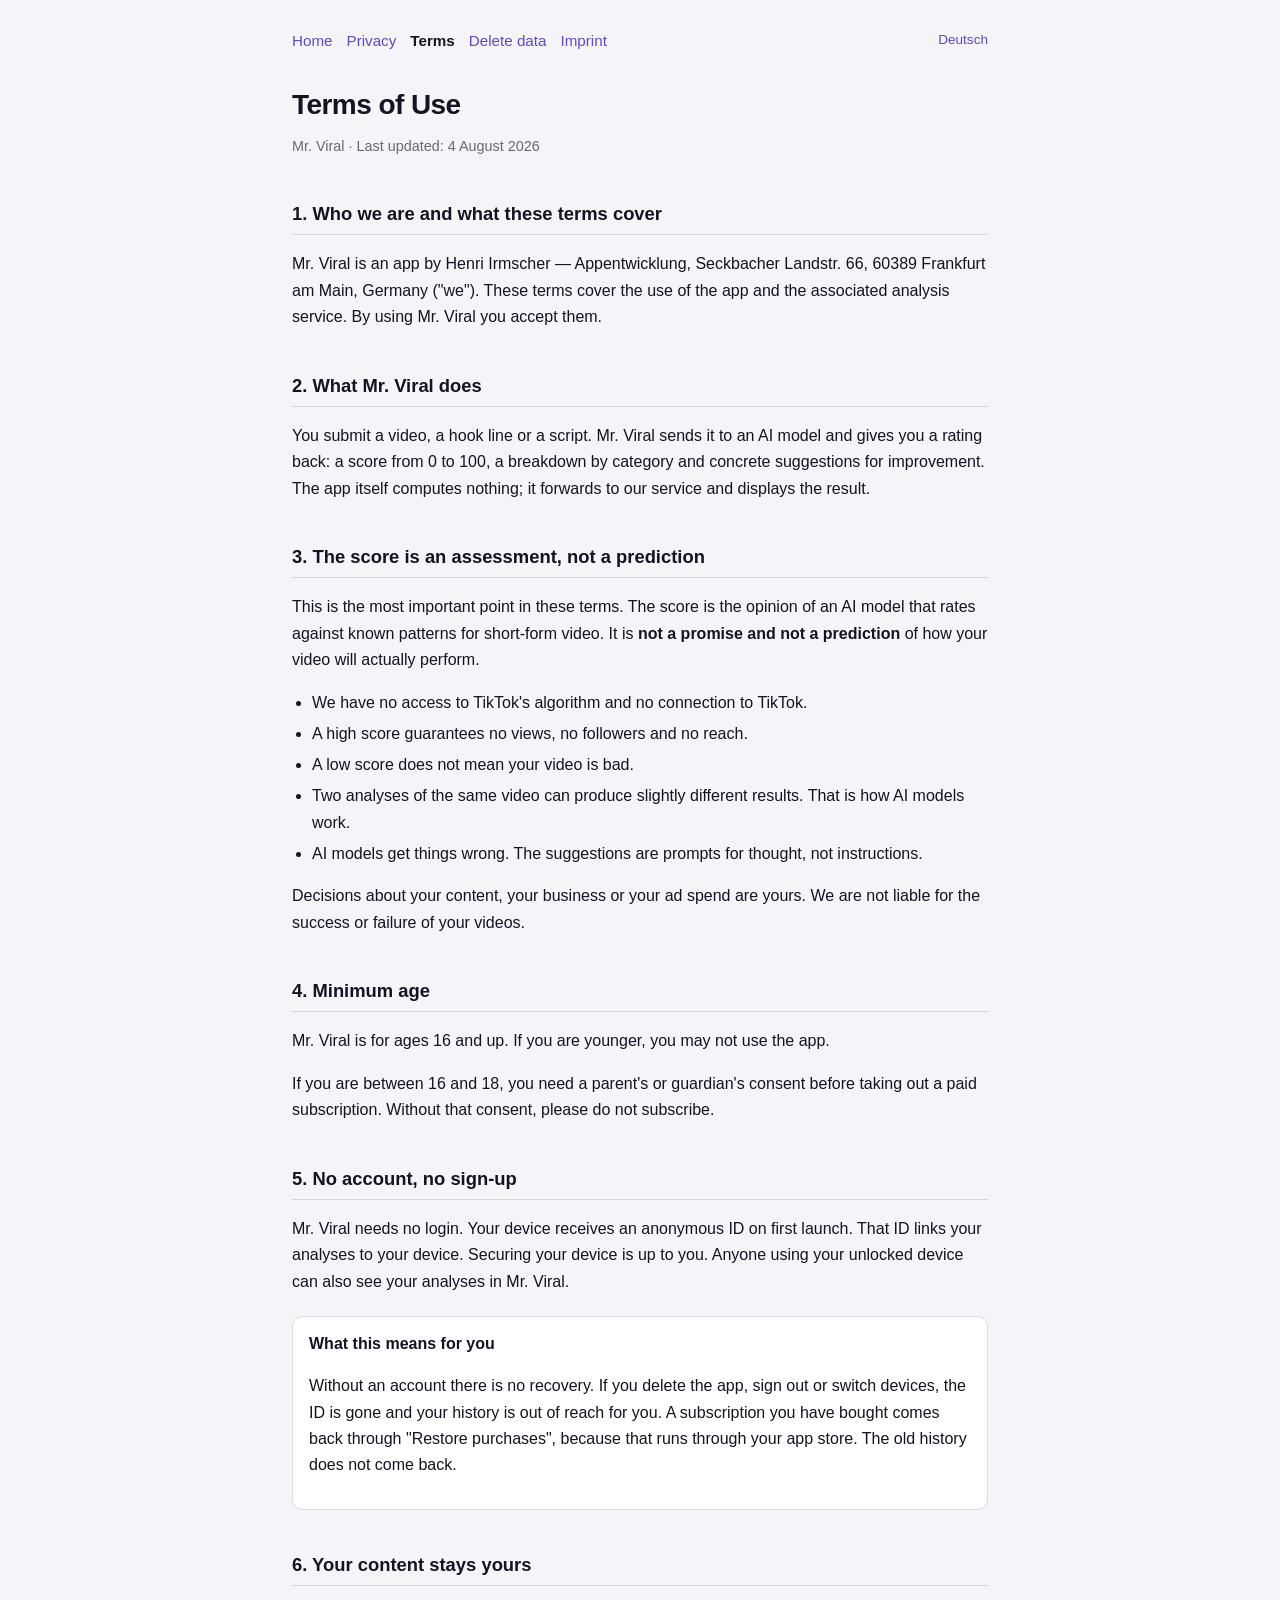
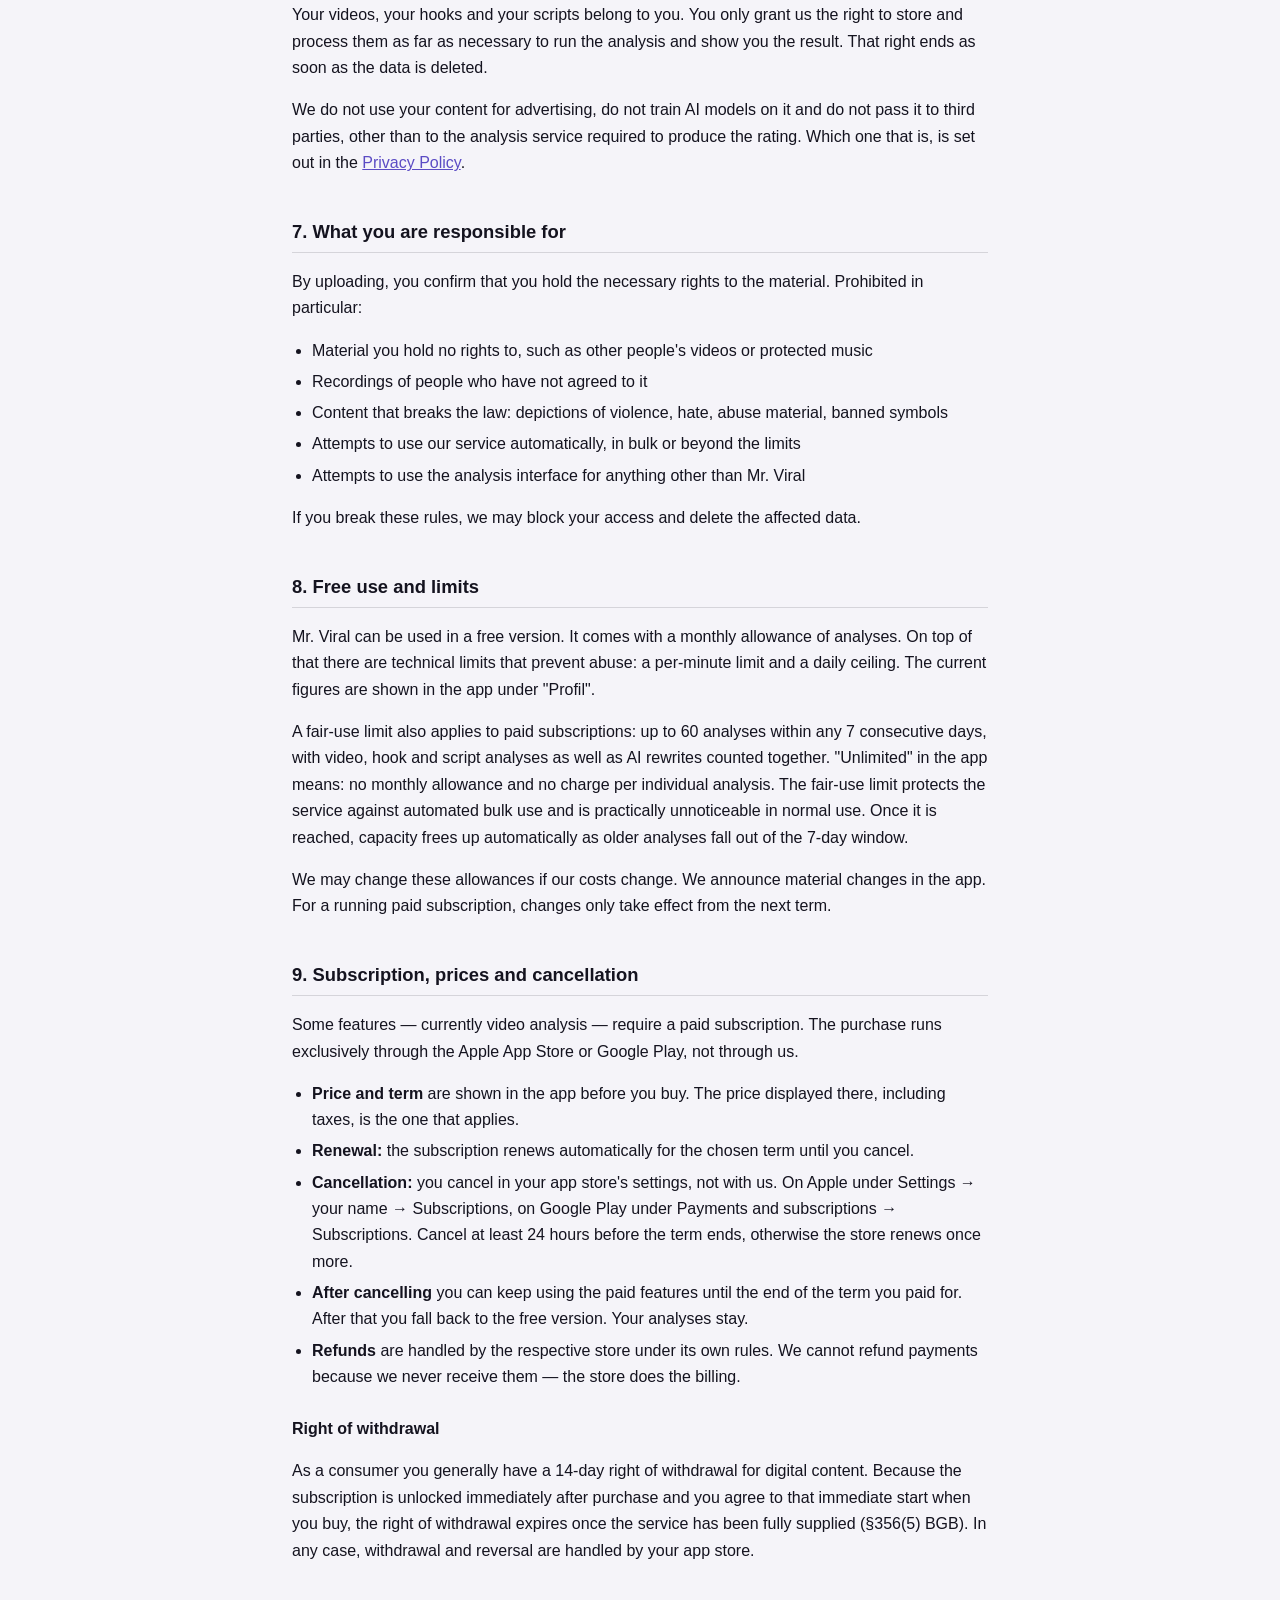
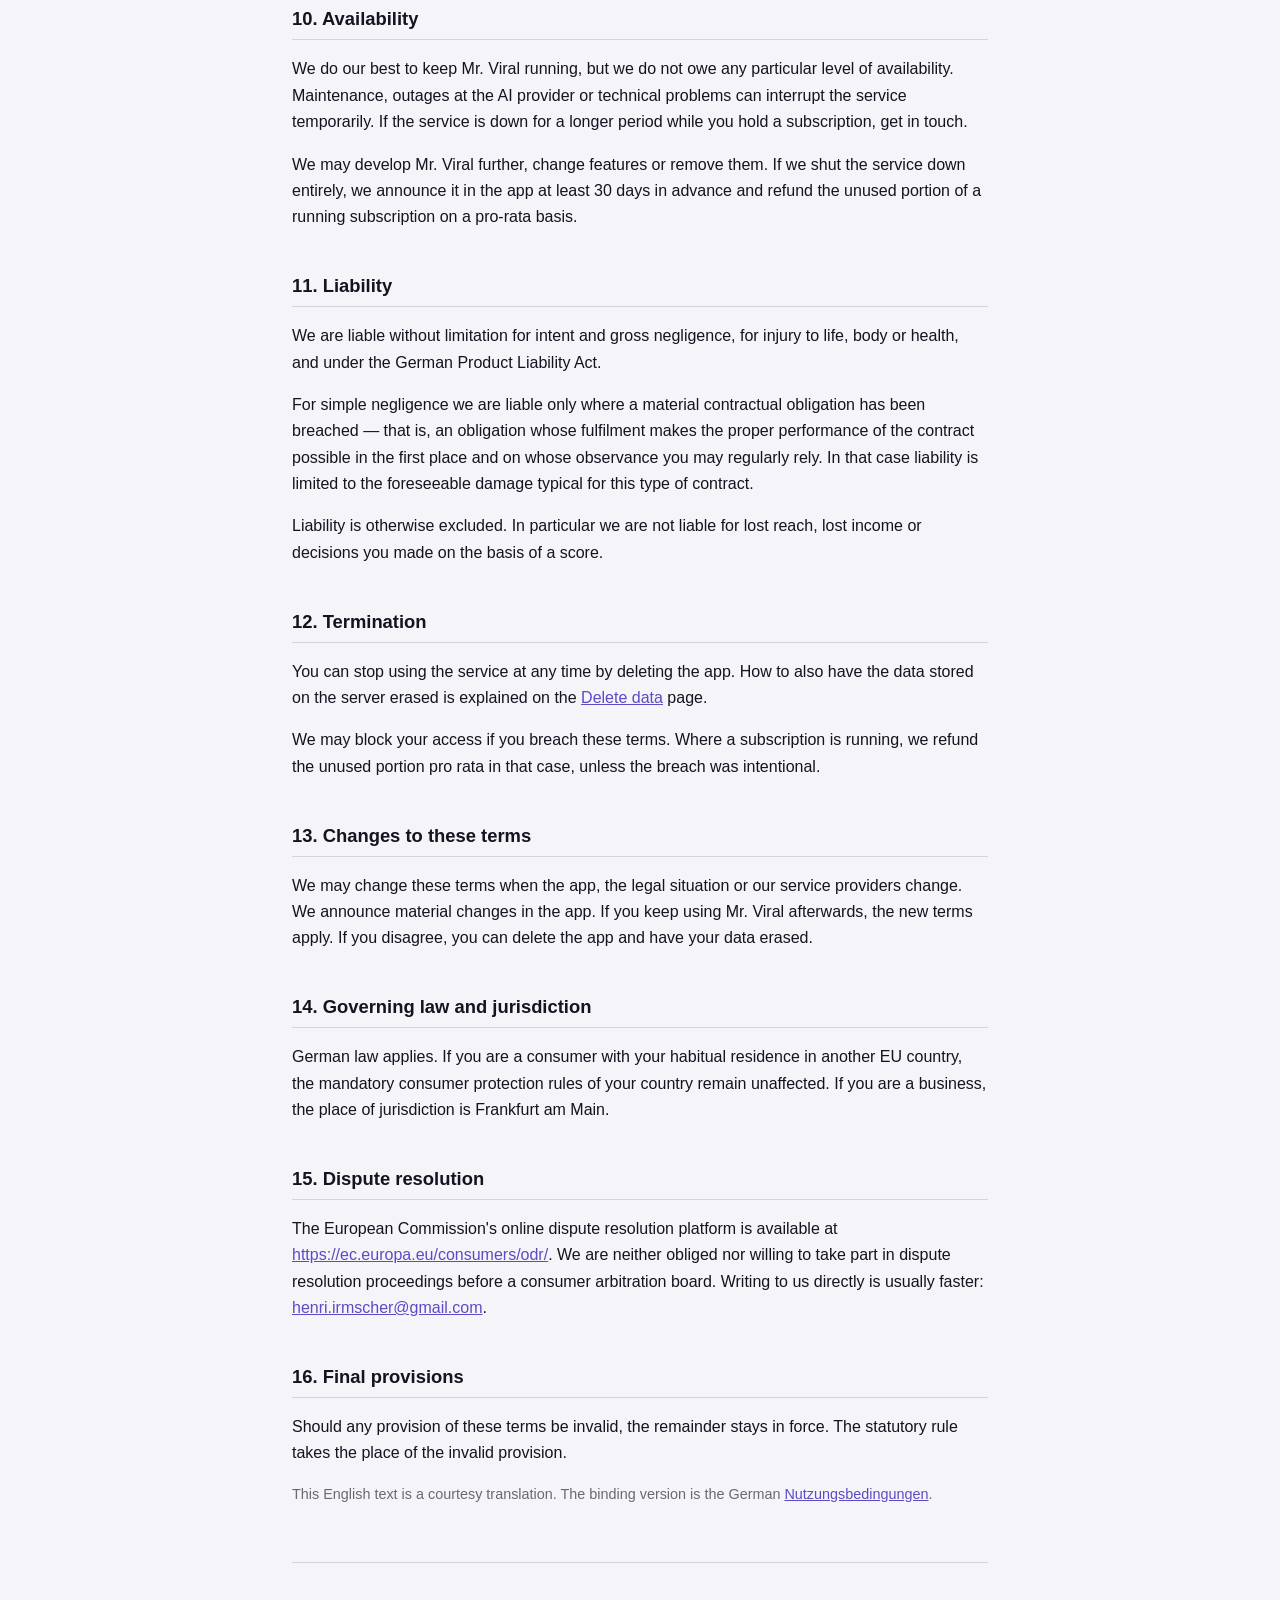
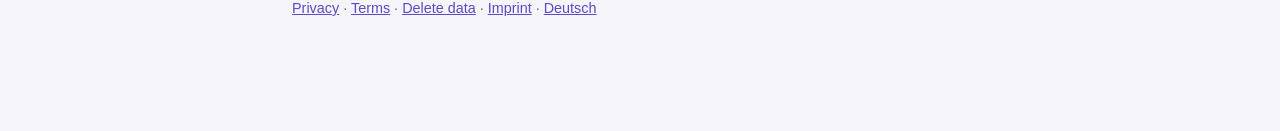
<file: en/terms.html>
<!doctype html>
<html lang="en">

<head>
  <meta charset="utf-8" />
  <meta name="viewport" content="width=device-width, initial-scale=1" />
  <title>Terms of Use — Mr. Viral</title>
  <link rel="icon" href="../favicon.png" type="image/png" />
  <link rel="stylesheet" href="../style.css" />
</head>

<body>
  <p class="nav">
    <a href="./index.html">Home</a>
    <a href="./privacy.html">Privacy</a>
    <a href="./terms.html" aria-current="page">Terms</a>
    <a href="./delete-account.html">Delete data</a>
    <a href="./imprint.html">Imprint</a>
    <a class="lang" href="../terms.html">Deutsch</a>
  </p>

  <h1>Terms of Use</h1>
  <p class="meta">Mr. Viral · Last updated: 4 August 2026</p>

  <h2>1. Who we are and what these terms cover</h2>
  <p>
    Mr. Viral is an app by Henri Irmscher — Appentwicklung, Seckbacher Landstr. 66, 60389 Frankfurt am Main,
    Germany ("we"). These terms cover the use of the app and the associated analysis service. By using Mr. Viral
    you accept them.
  </p>

  <h2>2. What Mr. Viral does</h2>
  <p>
    You submit a video, a hook line or a script. Mr. Viral sends it to an AI model and gives you a rating back: a
    score from 0 to 100, a breakdown by category and concrete suggestions for improvement. The app itself
    computes nothing; it forwards to our service and displays the result.
  </p>

  <h2>3. The score is an assessment, not a prediction</h2>
  <p>
    This is the most important point in these terms. The score is the opinion of an AI model that rates against
    known patterns for short-form video. It is <strong>not a promise and not a prediction</strong> of how your
    video will actually perform.
  </p>
  <ul>
    <li>We have no access to TikTok's algorithm and no connection to TikTok.</li>
    <li>A high score guarantees no views, no followers and no reach.</li>
    <li>A low score does not mean your video is bad.</li>
    <li>Two analyses of the same video can produce slightly different results. That is how AI models work.</li>
    <li>AI models get things wrong. The suggestions are prompts for thought, not instructions.</li>
  </ul>
  <p>
    Decisions about your content, your business or your ad spend are yours. We are not liable for the success or
    failure of your videos.
  </p>

  <h2>4. Minimum age</h2>
  <p>Mr. Viral is for ages 16 and up. If you are younger, you may not use the app.</p>
  <p>
    If you are between 16 and 18, you need a parent's or guardian's consent before taking out a paid
    subscription. Without that consent, please do not subscribe.
  </p>

  <h2>5. No account, no sign-up</h2>
  <p>
    Mr. Viral needs no login. Your device receives an anonymous ID on first launch. That ID links your analyses to
    your device. Securing your device is up to you. Anyone using your unlocked device can also see your analyses
    in Mr. Viral.
  </p>
  <div class="note">
    <strong>What this means for you</strong>
    <p>
      Without an account there is no recovery. If you delete the app, sign out or switch devices, the ID is gone
      and your history is out of reach for you. A subscription you have bought comes back through "Restore
      purchases", because that runs through your app store. The old history does not come back.
    </p>
  </div>

  <h2>6. Your content stays yours</h2>
  <p>
    Your videos, your hooks and your scripts belong to you. You only grant us the right to store and process them
    as far as necessary to run the analysis and show you the result. That right ends as soon as the data is
    deleted.
  </p>
  <p>
    We do not use your content for advertising, do not train AI models on it and do not pass it to third parties,
    other than to the analysis service required to produce the rating. Which one that is, is set out in the
    <a href="./privacy.html">Privacy Policy</a>.
  </p>

  <h2>7. What you are responsible for</h2>
  <p>By uploading, you confirm that you hold the necessary rights to the material. Prohibited in particular:</p>
  <ul>
    <li>Material you hold no rights to, such as other people's videos or protected music</li>
    <li>Recordings of people who have not agreed to it</li>
    <li>Content that breaks the law: depictions of violence, hate, abuse material, banned symbols</li>
    <li>Attempts to use our service automatically, in bulk or beyond the limits</li>
    <li>Attempts to use the analysis interface for anything other than Mr. Viral</li>
  </ul>
  <p>
    If you break these rules, we may block your access and delete the affected data.
  </p>

  <h2>8. Free use and limits</h2>
  <p>
    Mr. Viral can be used in a free version. It comes with a monthly allowance of analyses. On top of that there
    are technical limits that prevent abuse: a per-minute limit and a daily ceiling. The current figures are
    shown in the app under "Profil".
  </p>
  <p>
    A fair-use limit also applies to paid subscriptions: up to 60 analyses within any 7 consecutive days, with
    video, hook and script analyses as well as AI rewrites counted together. "Unlimited" in the app means: no
    monthly allowance and no charge per individual analysis. The fair-use limit protects the service against
    automated bulk use and is practically unnoticeable in normal use. Once it is reached, capacity frees up
    automatically as older analyses fall out of the 7-day window.
  </p>
  <p>
    We may change these allowances if our costs change. We announce material changes in the app. For a running
    paid subscription, changes only take effect from the next term.
  </p>

  <h2>9. Subscription, prices and cancellation</h2>
  <p>
    Some features — currently video analysis — require a paid subscription. The purchase runs exclusively through
    the Apple App Store or Google Play, not through us.
  </p>
  <ul>
    <li><strong>Price and term</strong> are shown in the app before you buy. The price displayed there,
      including taxes, is the one that applies.</li>
    <li><strong>Renewal:</strong> the subscription renews automatically for the chosen term until you cancel.
    </li>
    <li><strong>Cancellation:</strong> you cancel in your app store's settings, not with us. On Apple under
      Settings → your name → Subscriptions, on Google Play under Payments and subscriptions → Subscriptions.
      Cancel at least 24 hours before the term ends, otherwise the store renews once more.</li>
    <li><strong>After cancelling</strong> you can keep using the paid features until the end of the term you
      paid for. After that you fall back to the free version. Your analyses stay.</li>
    <li><strong>Refunds</strong> are handled by the respective store under its own rules. We cannot refund
      payments because we never receive them — the store does the billing.</li>
  </ul>

  <h3>Right of withdrawal</h3>
  <p>
    As a consumer you generally have a 14-day right of withdrawal for digital content. Because the subscription
    is unlocked immediately after purchase and you agree to that immediate start when you buy, the right of
    withdrawal expires once the service has been fully supplied (§356(5) BGB). In any case, withdrawal and
    reversal are handled by your app store.
  </p>

  <h2>10. Availability</h2>
  <p>
    We do our best to keep Mr. Viral running, but we do not owe any particular level of availability. Maintenance,
    outages at the AI provider or technical problems can interrupt the service temporarily. If the service is
    down for a longer period while you hold a subscription, get in touch.
  </p>
  <p>
    We may develop Mr. Viral further, change features or remove them. If we shut the service down entirely, we
    announce it in the app at least 30 days in advance and refund the unused portion of a running subscription on
    a pro-rata basis.
  </p>

  <h2>11. Liability</h2>
  <p>
    We are liable without limitation for intent and gross negligence, for injury to life, body or health, and
    under the German Product Liability Act.
  </p>
  <p>
    For simple negligence we are liable only where a material contractual obligation has been breached — that is,
    an obligation whose fulfilment makes the proper performance of the contract possible in the first place and
    on whose observance you may regularly rely. In that case liability is limited to the foreseeable damage
    typical for this type of contract.
  </p>
  <p>
    Liability is otherwise excluded. In particular we are not liable for lost reach, lost income or decisions you
    made on the basis of a score.
  </p>

  <h2>12. Termination</h2>
  <p>
    You can stop using the service at any time by deleting the app. How to also have the data stored on the
    server erased is explained on the <a href="./delete-account.html">Delete data</a> page.
  </p>
  <p>
    We may block your access if you breach these terms. Where a subscription is running, we refund the unused
    portion pro rata in that case, unless the breach was intentional.
  </p>

  <h2>13. Changes to these terms</h2>
  <p>
    We may change these terms when the app, the legal situation or our service providers change. We announce
    material changes in the app. If you keep using Mr. Viral afterwards, the new terms apply. If you disagree, you
    can delete the app and have your data erased.
  </p>

  <h2>14. Governing law and jurisdiction</h2>
  <p>
    German law applies. If you are a consumer with your habitual residence in another EU country, the mandatory
    consumer protection rules of your country remain unaffected. If you are a business, the place of jurisdiction
    is Frankfurt am Main.
  </p>

  <h2>15. Dispute resolution</h2>
  <p>
    The European Commission's online dispute resolution platform is available at
    <a href="https://ec.europa.eu/consumers/odr/" rel="noopener">https://ec.europa.eu/consumers/odr/</a>. We are
    neither obliged nor willing to take part in dispute resolution proceedings before a consumer arbitration
    board. Writing to us directly is usually faster:
    <a href="mailto:henri.irmscher@gmail.com">henri.irmscher@gmail.com</a>.
  </p>

  <h2>16. Final provisions</h2>
  <p>
    Should any provision of these terms be invalid, the remainder stays in force. The statutory rule takes the
    place of the invalid provision.
  </p>

  <p class="meta">
    This English text is a courtesy translation. The binding version is the German
    <a href="../terms.html">Nutzungsbedingungen</a>.
  </p>

  <footer>
    <p>
      <a href="./privacy.html">Privacy</a> ·
      <a href="./terms.html">Terms</a> ·
      <a href="./delete-account.html">Delete data</a> ·
      <a href="./imprint.html">Imprint</a> ·
      <a href="../terms.html">Deutsch</a>
    </p>
  </footer>
</body>

</html>
</file>
<file: style.css>
/* Gemeinsames Styling für alle Rechtsseiten. Farben spiegeln das App-Theme
   (lib/theme/app_theme.dart): Viral-Raum, weiches Violett auf tiefem Blau. */

:root {
  color-scheme: light dark;
  --bg: #f5f4f9;
  --surface: #ffffff;
  --text: #14131f;
  --muted: rgba(20, 19, 31, 0.62);
  --border: rgba(20, 19, 31, 0.14);
  --accent: #5b4bc4;
  --warn-bg: rgba(255, 200, 90, 0.16);
  --warn-border: rgba(180, 130, 0, 0.55);
}

@media (prefers-color-scheme: dark) {
  :root {
    --bg: #101120;
    --surface: #161827;
    --text: #e9e9ed;
    --muted: rgba(233, 233, 237, 0.62);
    --border: rgba(233, 233, 237, 0.15);
    --accent: #a79bea;
    --warn-bg: rgba(255, 217, 122, 0.12);
    --warn-border: rgba(255, 217, 122, 0.4);
  }
}

* {
  box-sizing: border-box;
}

body {
  font-family: -apple-system, BlinkMacSystemFont, "Segoe UI", Roboto, Helvetica, Arial, sans-serif;
  line-height: 1.65;
  max-width: 46rem;
  margin: 0 auto;
  padding: 28px 20px 96px;
  color: var(--text);
  background: var(--bg);
  -webkit-text-size-adjust: 100%;
}

a {
  color: var(--accent);
}

h1 {
  font-size: 1.75rem;
  letter-spacing: -0.02em;
  margin: 0 0 0.25em;
}

h2 {
  font-size: 1.15rem;
  margin-top: 2.2em;
  padding-bottom: 0.25em;
  border-bottom: 1px solid var(--border);
}

h3 {
  font-size: 1rem;
  margin-top: 1.6em;
}

.meta {
  color: var(--muted);
  font-size: 0.9rem;
  margin-top: 0;
}

.nav {
  font-size: 0.95rem;
  margin: 0 0 1.8rem;
  display: flex;
  flex-wrap: wrap;
  gap: 14px;
  align-items: center;
}

.nav a {
  text-decoration: none;
}

.nav a[aria-current="page"] {
  color: var(--text);
  font-weight: 600;
}

.lang {
  margin-left: auto;
  font-size: 0.85rem;
}

table {
  border-collapse: collapse;
  width: 100%;
  margin: 1.2em 0;
  font-size: 0.93rem;
  display: block;
  overflow-x: auto;
}

th,
td {
  text-align: left;
  padding: 9px 11px;
  border: 1px solid var(--border);
  vertical-align: top;
}

th {
  background: var(--surface);
  font-weight: 600;
}

ul,
ol {
  padding-left: 1.25em;
}

li {
  margin: 0.3em 0;
}

.note,
.todo {
  border-radius: 10px;
  padding: 14px 16px;
  margin: 1.3em 0;
}

.note {
  background: var(--surface);
  border: 1px solid var(--border);
}

.todo {
  background: var(--warn-bg);
  border: 1px dashed var(--warn-border);
}

.todo strong {
  display: block;
  margin-bottom: 0.25em;
}

code {
  background: var(--surface);
  border: 1px solid var(--border);
  padding: 1px 6px;
  border-radius: 5px;
  font-size: 0.9em;
  word-break: break-all;
}

address {
  font-style: normal;
}

footer {
  margin-top: 3.5rem;
  padding-top: 1.2rem;
  border-top: 1px solid var(--border);
  color: var(--muted);
  font-size: 0.9rem;
}
</file>
<file: home.css>
/* Nur für die Startseite. Liegt über style.css und hebt die schmale
   Textspalte auf, die für die Rechtstexte gedacht ist. Keine externen
   Schriften, keine Skripte, kein Tracking — die Datenschutzerklärung
   soll ohne Zusatz stimmen. */

body.home {
  max-width: none;
  padding: 0 0 0;
}

.wrap {
  max-width: 58rem;
  margin: 0 auto;
  padding: 0 20px;
}

/* ---------- Hero ---------- */

.hero {
  background: linear-gradient(150deg, #8a7ad4 0%, #5b4bc4 45%, #2c2a5e 100%);
  color: #ffffff;
  padding: 64px 20px 72px;
  text-align: center;
}

.hero-icon {
  width: 88px;
  height: 88px;
  border-radius: 20px;
  box-shadow: 0 10px 30px rgba(20, 19, 31, 0.35);
  margin: 0 auto 22px;
  display: block;
}

.hero h1 {
  font-size: 2.4rem;
  margin: 0 0 0.15em;
  color: #ffffff;
}

.hero .tagline {
  font-size: 1.2rem;
  font-weight: 600;
  margin: 0 0 0.8em;
  color: rgba(255, 255, 255, 0.92);
}

.hero p.lede {
  max-width: 34rem;
  margin: 0 auto 1.8em;
  color: rgba(255, 255, 255, 0.82);
}

.hero .langswitch {
  margin-top: 26px;
  font-size: 0.9rem;
}

.hero .langswitch a {
  color: rgba(255, 255, 255, 0.85);
}

/* ---------- Store-Buttons ---------- */

.stores {
  display: flex;
  flex-wrap: wrap;
  gap: 12px;
  justify-content: center;
}

.store-btn {
  display: inline-block;
  padding: 13px 26px;
  border-radius: 999px;
  background: #ffffff;
  color: #2c2a5e;
  font-weight: 600;
  text-decoration: none;
  font-size: 0.98rem;
}

.store-btn.alt {
  background: transparent;
  border: 1px solid rgba(255, 255, 255, 0.55);
  color: #ffffff;
}

/* ---------- Abschnitte ---------- */

.section {
  padding: 56px 0 8px;
}

.section h2 {
  border: 0;
  font-size: 1.5rem;
  margin: 0 0 0.2em;
  padding: 0;
  letter-spacing: -0.01em;
}

.section > p.intro {
  color: var(--muted);
  margin: 0 0 1.8em;
  max-width: 38rem;
}

.cards {
  display: grid;
  grid-template-columns: repeat(auto-fit, minmax(15rem, 1fr));
  gap: 16px;
}

.card {
  background: var(--surface);
  border: 1px solid var(--border);
  border-radius: 14px;
  padding: 20px 22px;
}

.card h3 {
  margin: 0 0 0.4em;
  font-size: 1.05rem;
}

.card p {
  margin: 0;
  color: var(--muted);
  font-size: 0.95rem;
}

/* ---------- Plan-Vergleich ---------- */

.plans {
  display: grid;
  grid-template-columns: repeat(auto-fit, minmax(16rem, 1fr));
  gap: 16px;
}

.plan {
  background: var(--surface);
  border: 1px solid var(--border);
  border-radius: 14px;
  padding: 22px 24px;
}

.plan.pro {
  border-color: var(--accent);
}

.plan h3 {
  margin: 0 0 0.6em;
  font-size: 1.05rem;
}

.plan ul {
  margin: 0;
  padding-left: 1.1em;
  font-size: 0.95rem;
  color: var(--muted);
}

.footnote {
  color: var(--muted);
  font-size: 0.85rem;
  margin-top: 1.2em;
}

/* ---------- Footer ---------- */

body.home footer {
  margin-top: 56px;
  padding: 26px 20px 44px;
  border-top: 1px solid var(--border);
}

body.home footer .wrap {
  padding: 0 20px;
}

body.home footer p {
  margin: 0.4em 0;
}

body.home footer a {
  text-decoration: none;
}

@media (max-width: 34rem) {
  .hero {
    padding: 48px 20px 56px;
  }

  .hero h1 {
    font-size: 2rem;
  }

  .hero .tagline {
    font-size: 1.05rem;
  }
}
</file>
